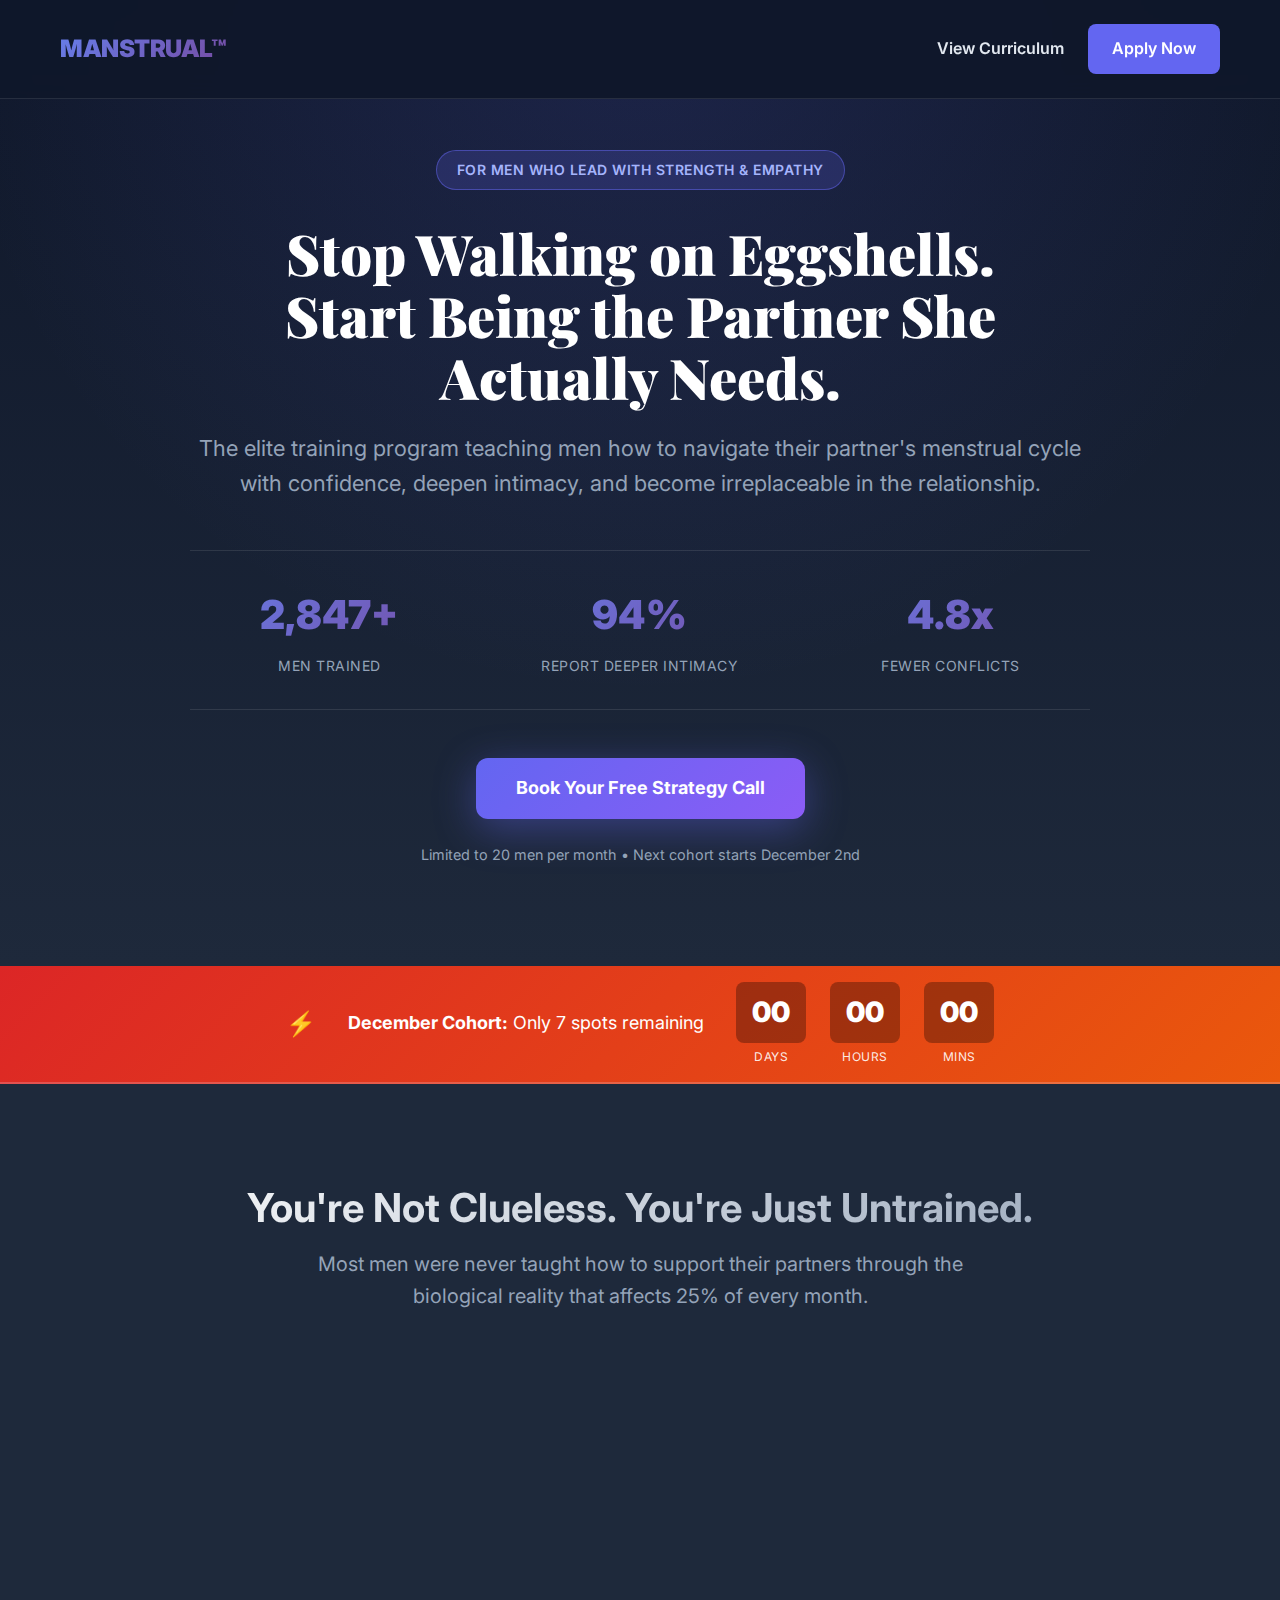
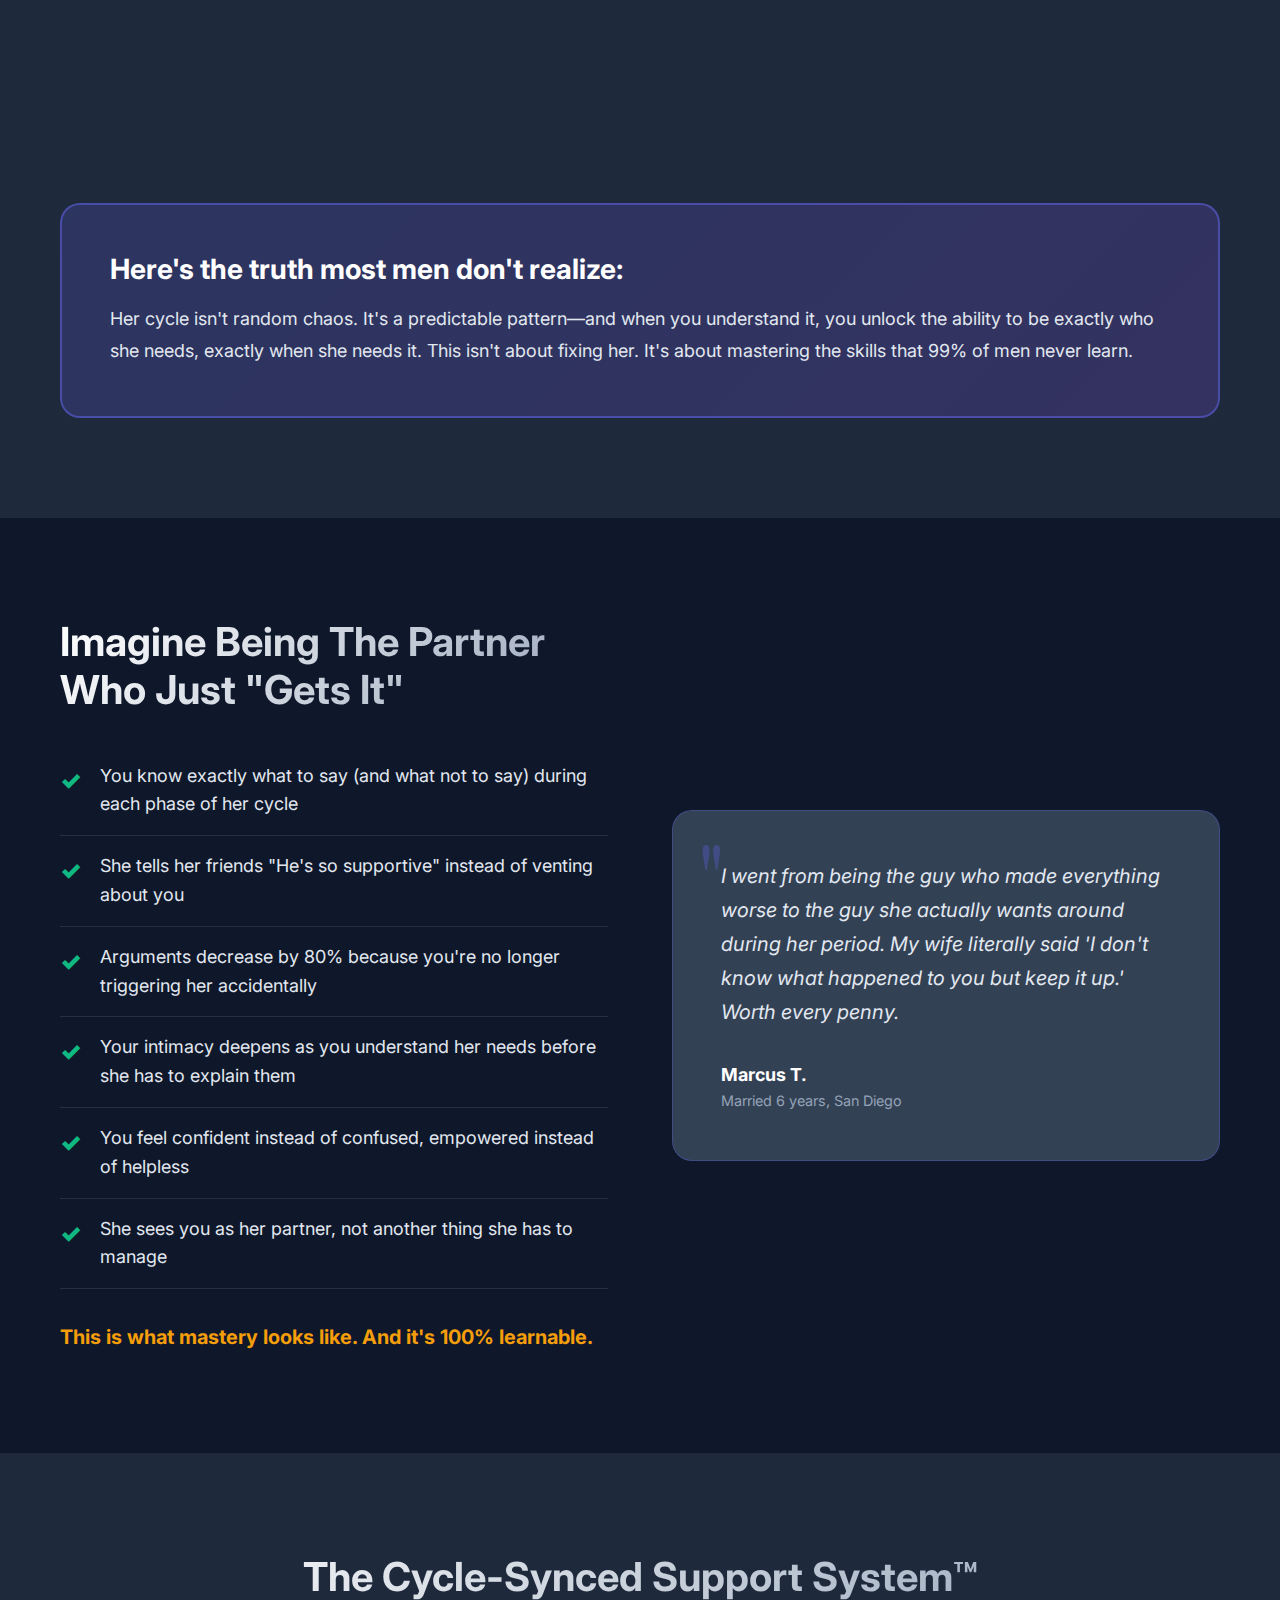
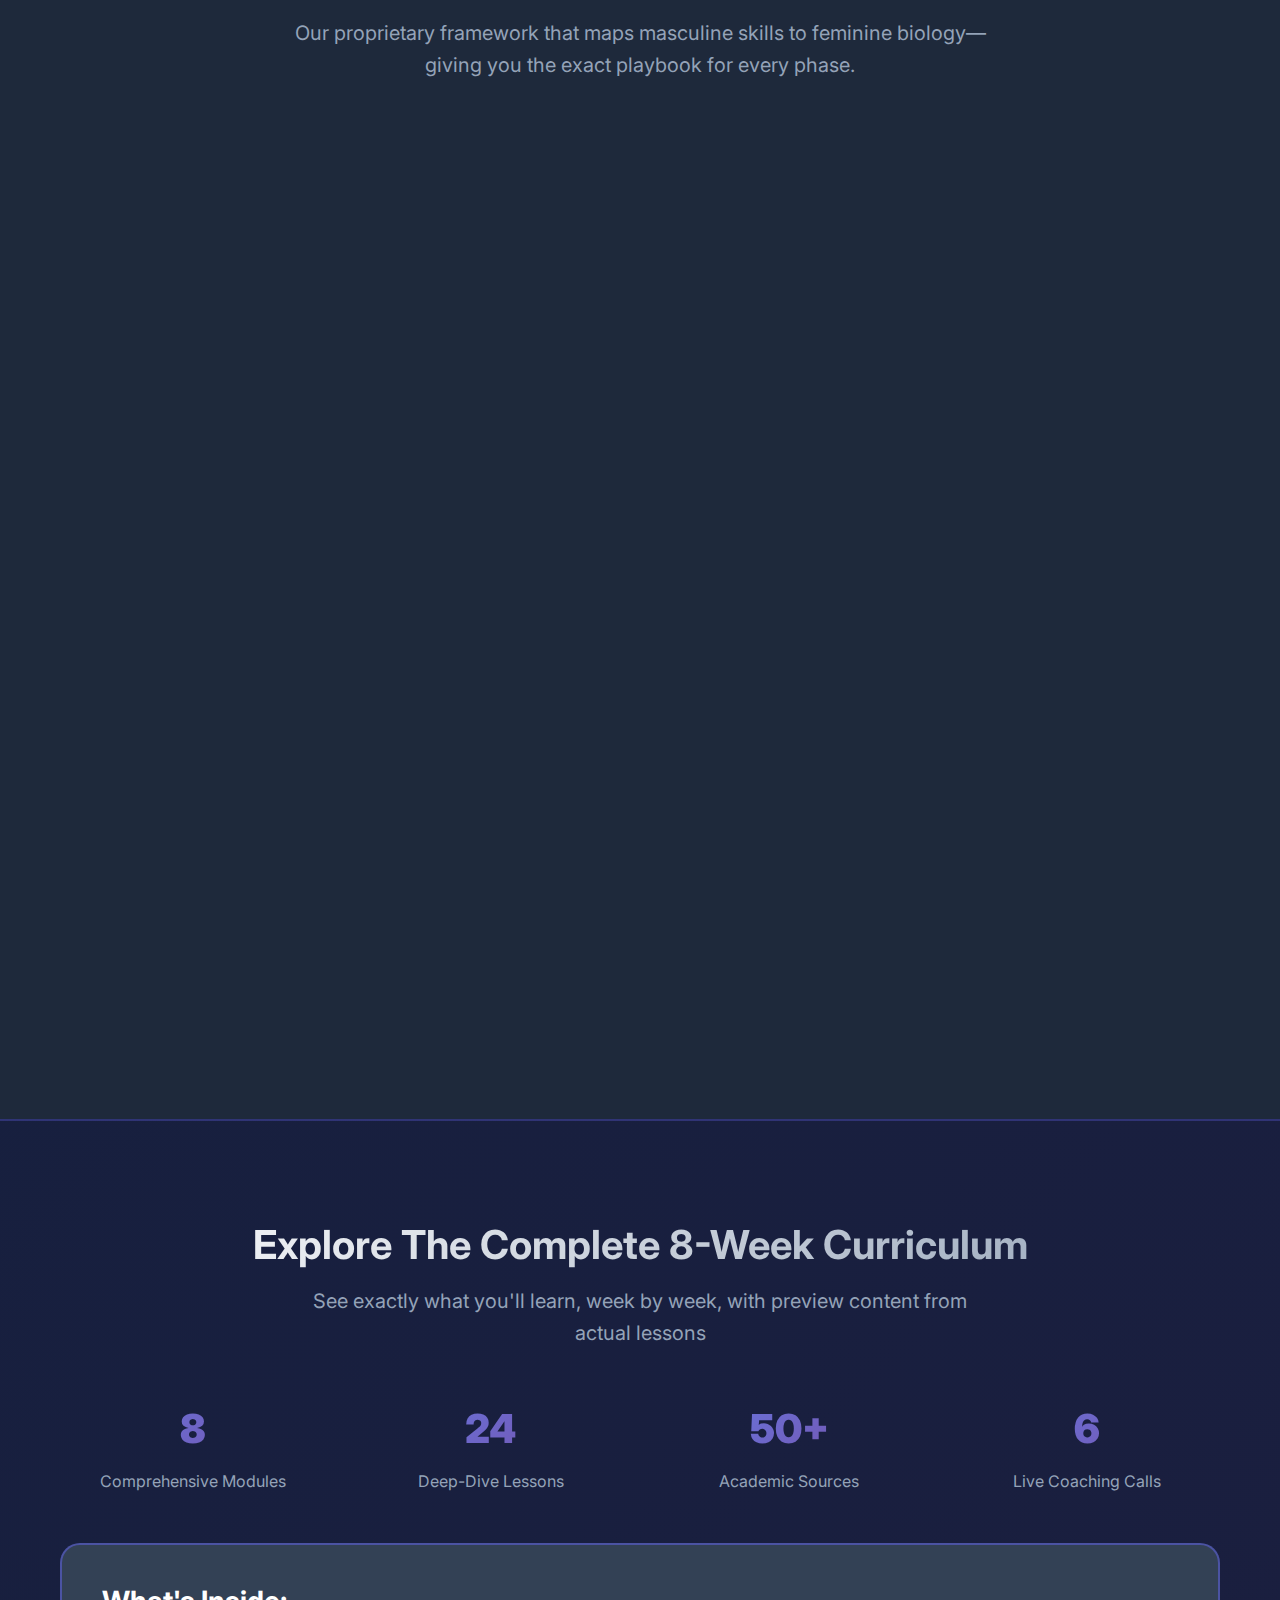
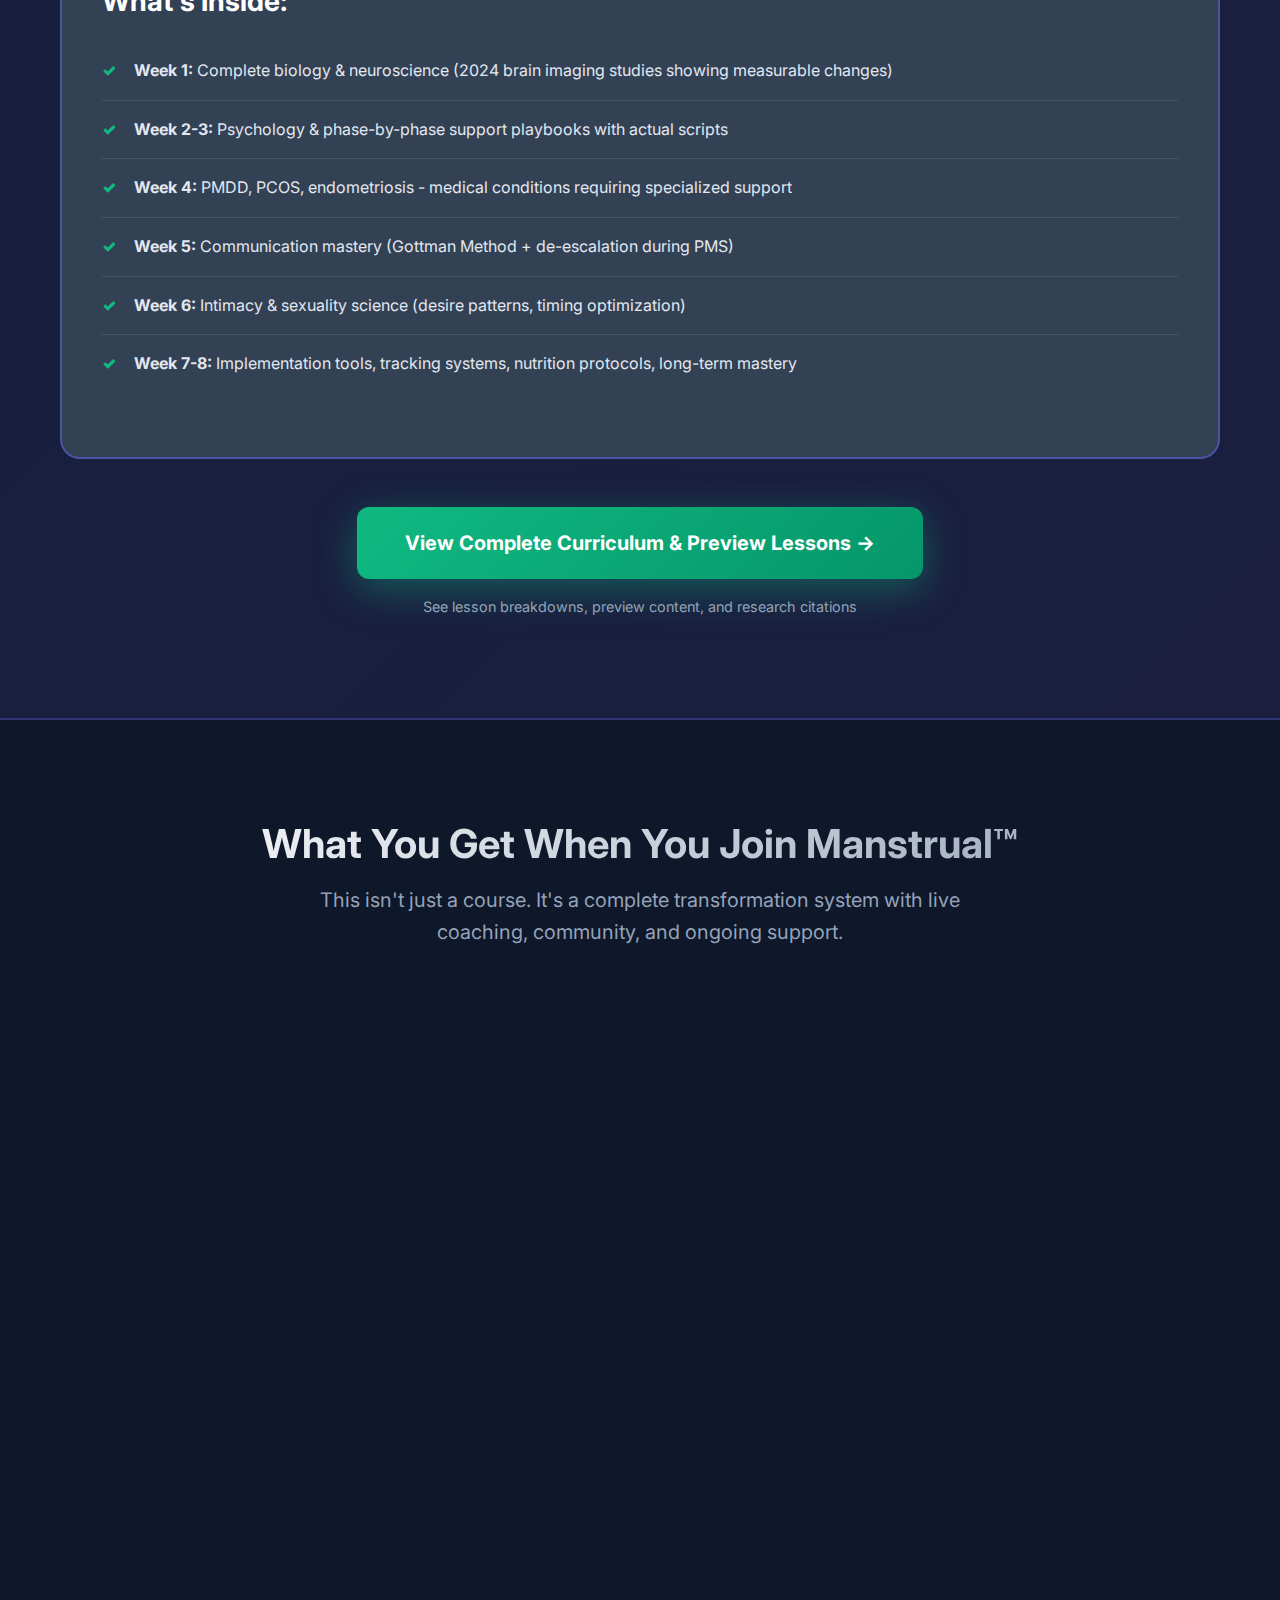
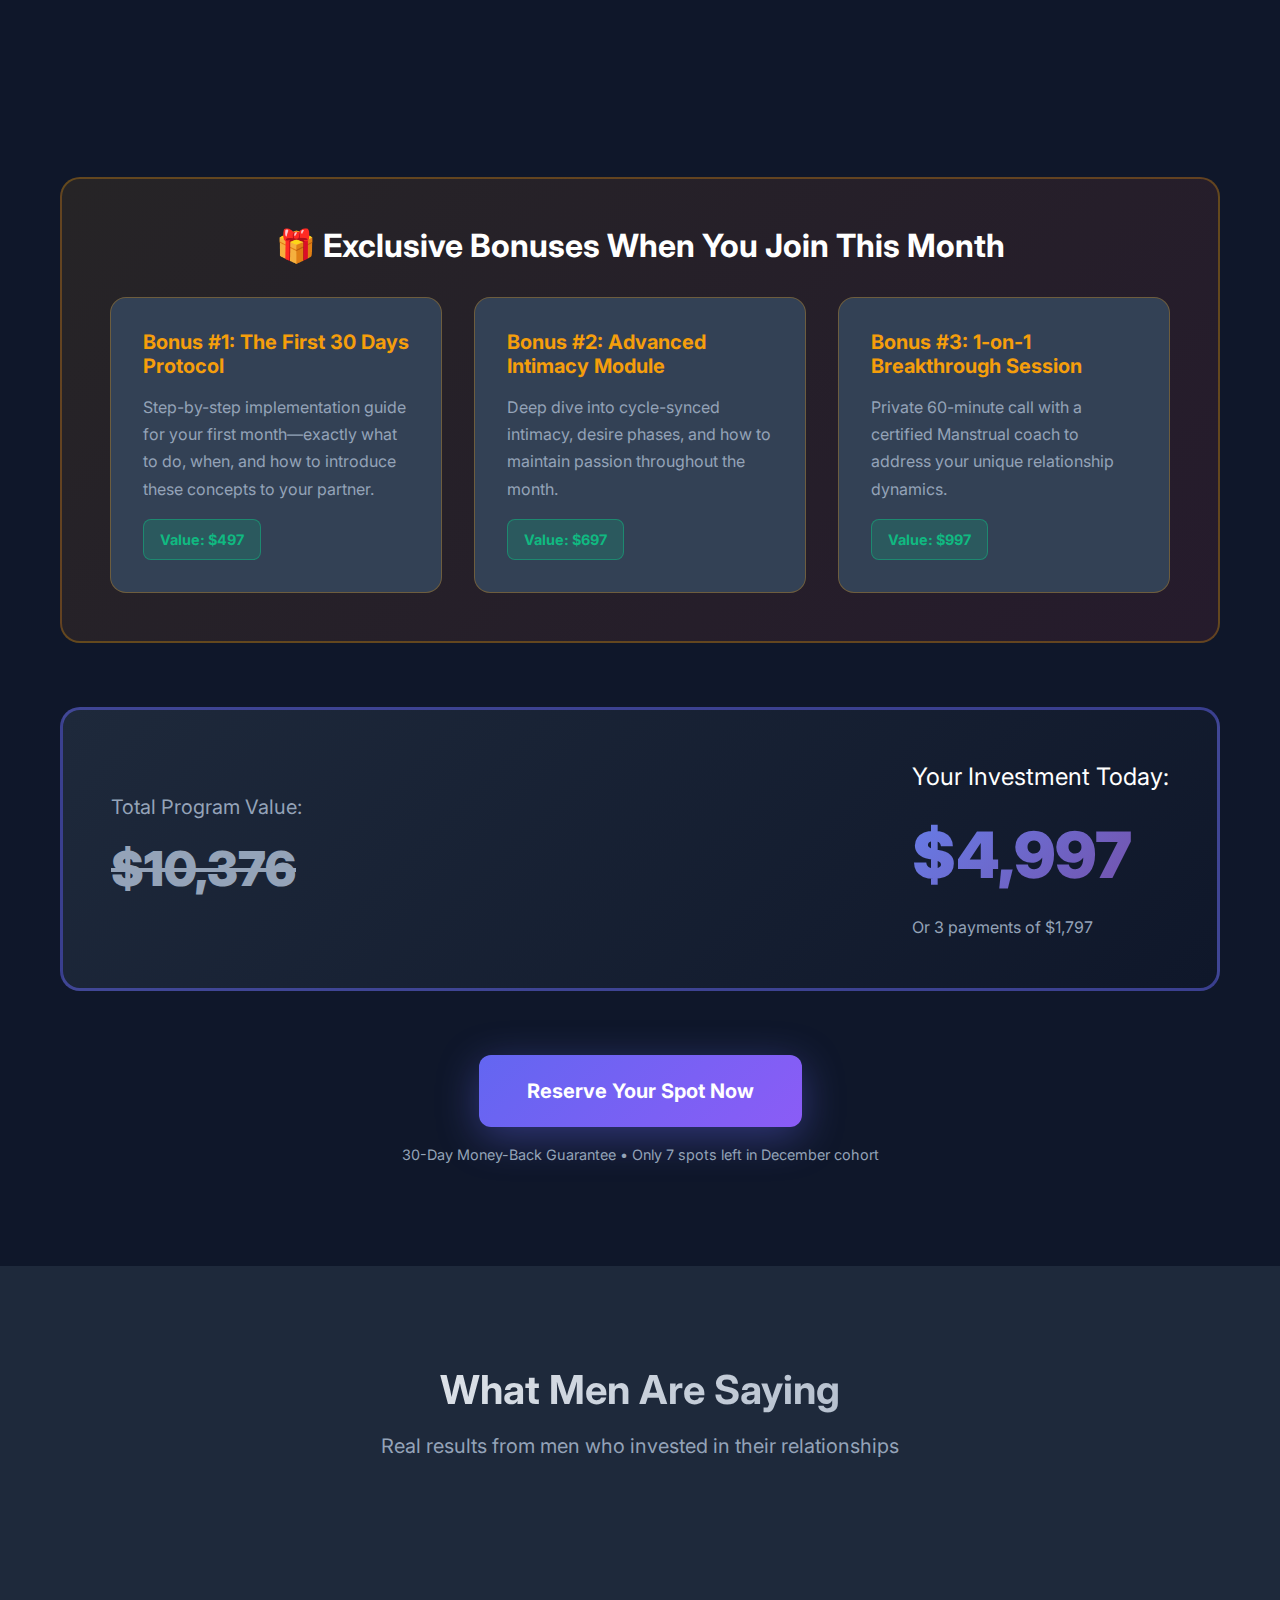
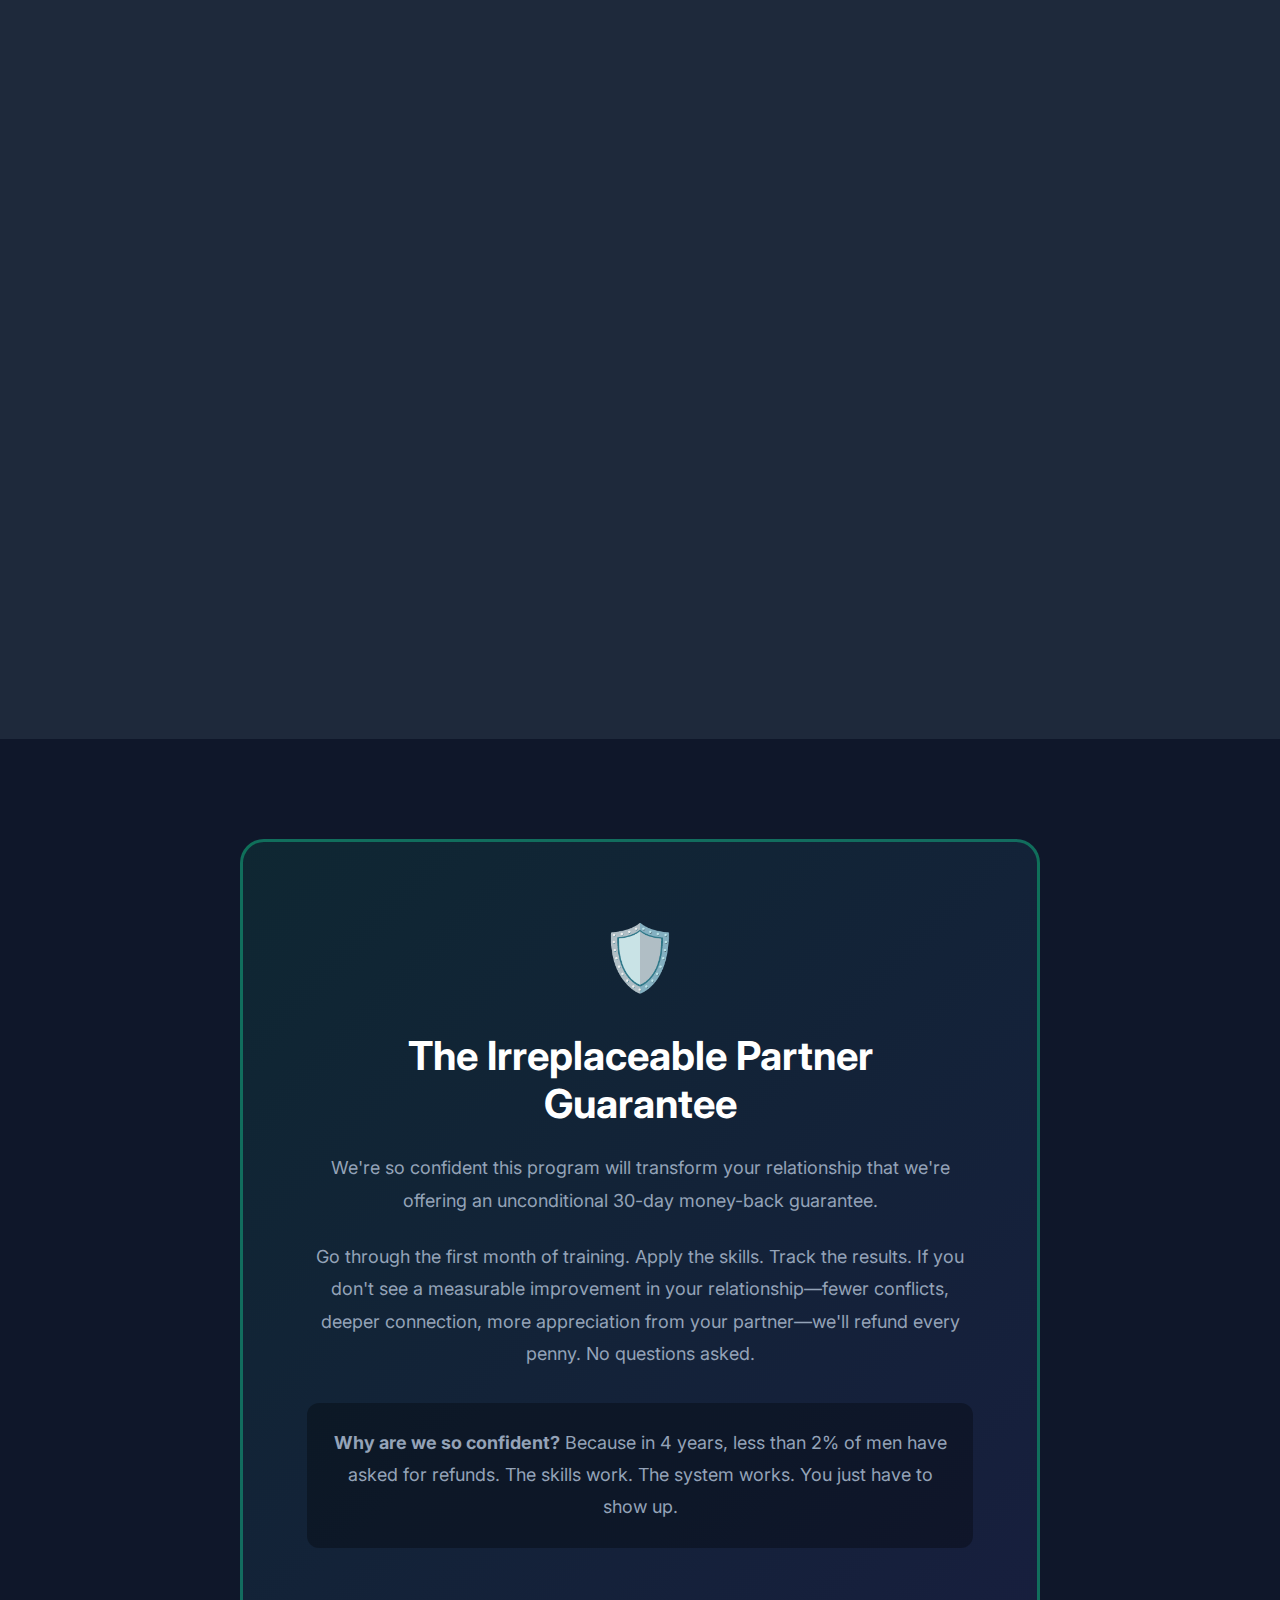
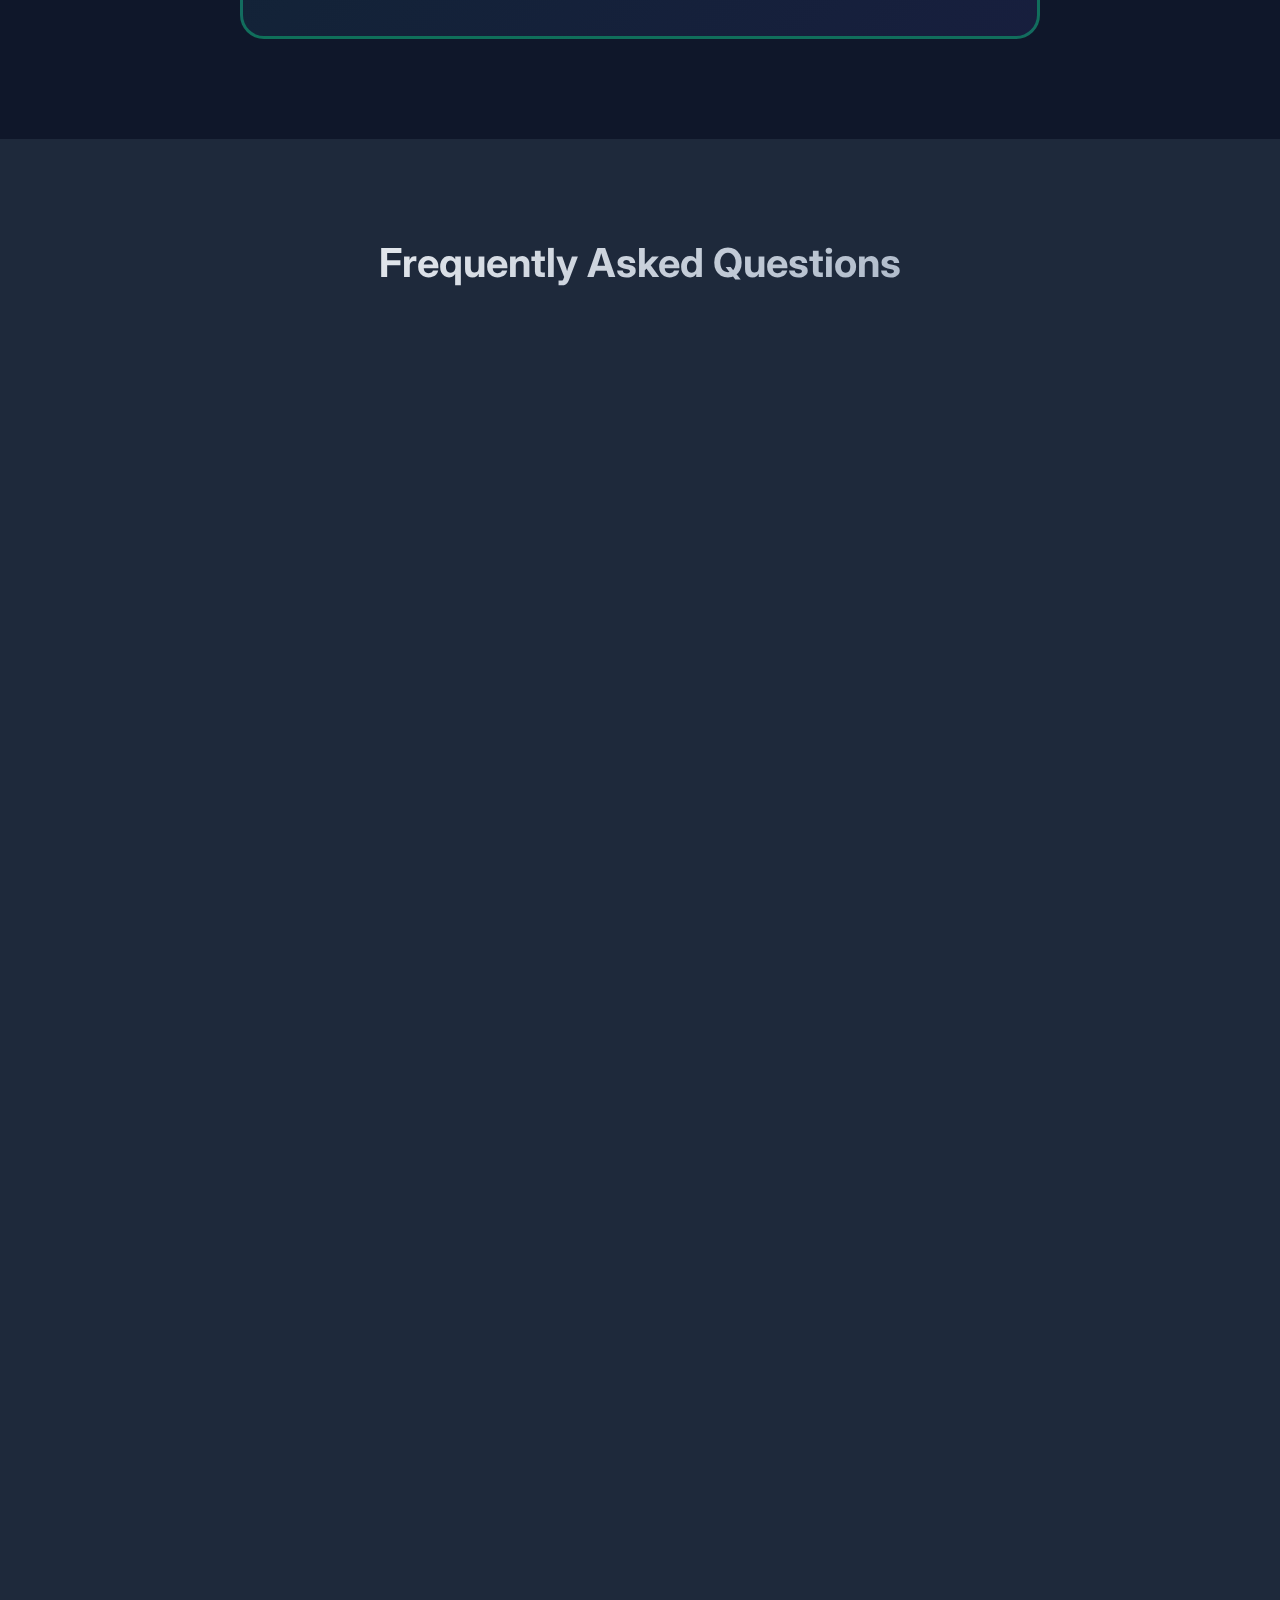
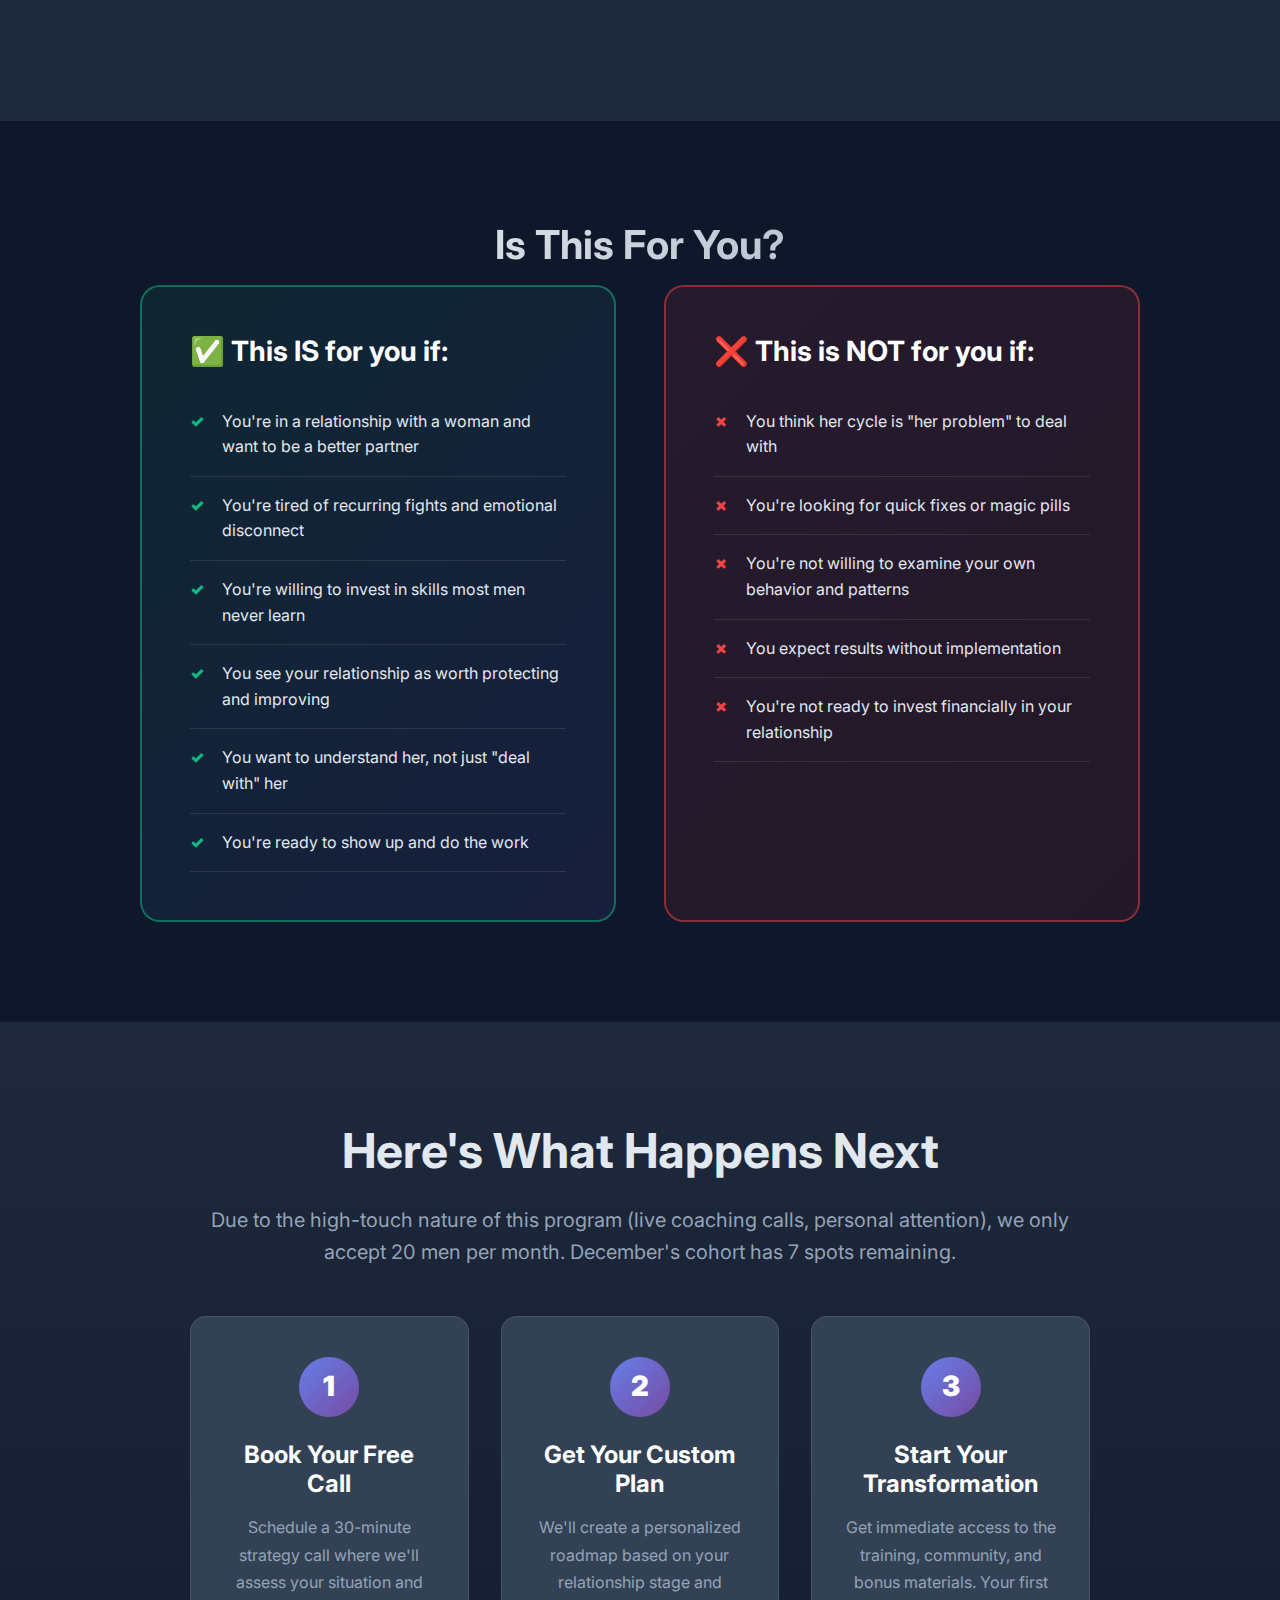
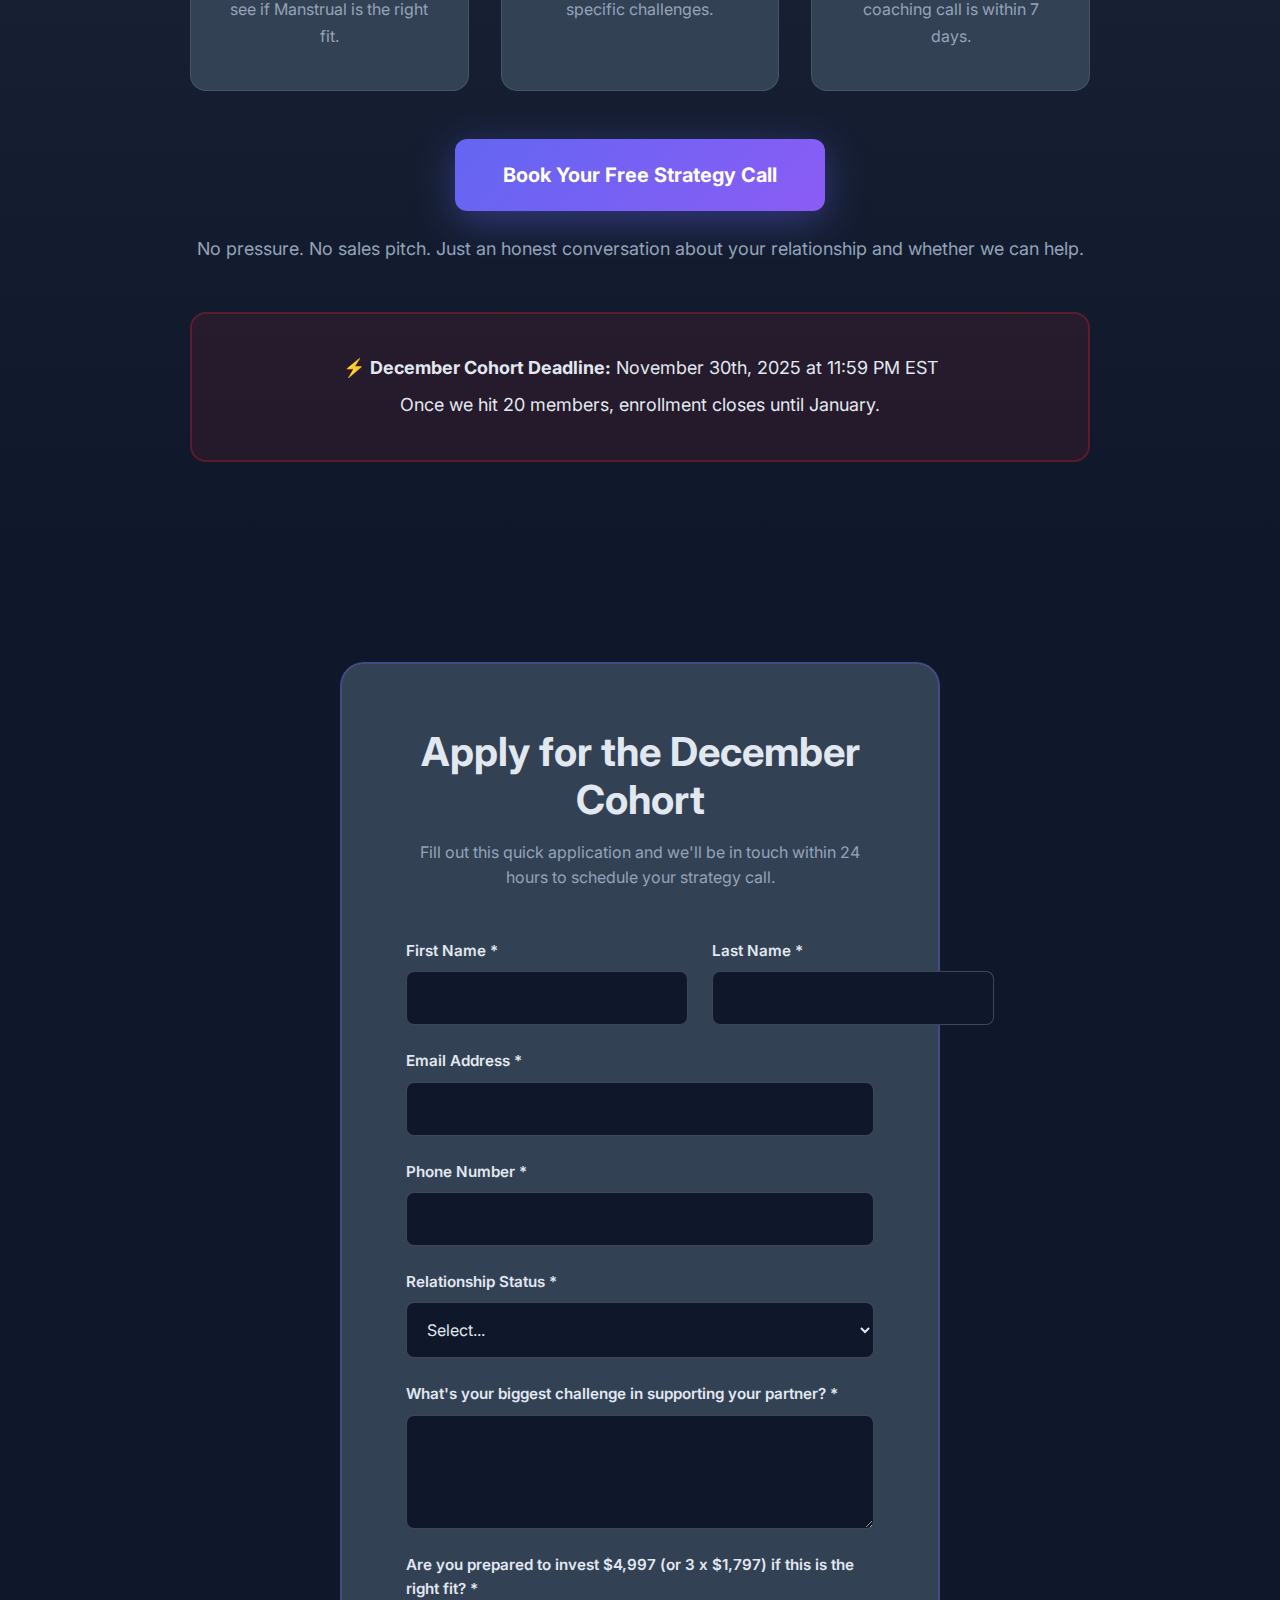
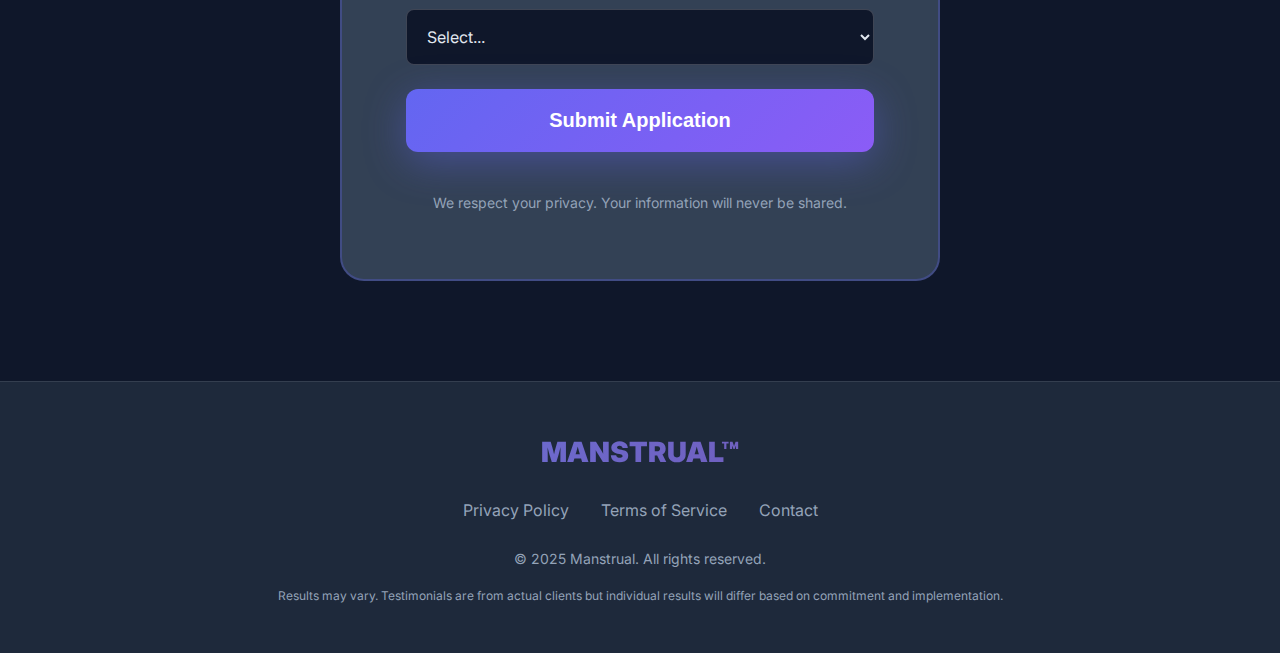
<file: index.html>
<!DOCTYPE html>
<html lang="en">
<head>
    <meta charset="UTF-8">
    <meta name="viewport" content="width=device-width, initial-scale=1.0">
    <title>Manstrual™ - Master the Art of Supporting Your Partner Through Every Phase</title>
    <meta name="description" content="Transform from feeling helpless to becoming the partner she needs most. Join elite men learning the cycle-synced support system that deepens intimacy and strengthens relationships.">
    <link rel="preconnect" href="https://fonts.googleapis.com">
    <link rel="preconnect" href="https://fonts.gstatic.com" crossorigin>
    <link href="https://fonts.googleapis.com/css2?family=Inter:wght@300;400;500;600;700;800;900&family=Playfair+Display:wght@700;900&display=swap" rel="stylesheet">
    <link rel="stylesheet" href="styles.css">
</head>
<body>
    <!-- Navigation -->
    <nav class="navbar">
        <div class="container">
            <div class="nav-content">
                <div class="logo">MANSTRUAL™</div>
                <div style="display: flex; gap: 1.5rem; align-items: center;">
                    <a href="curriculum.html" style="color: var(--text); text-decoration: none; font-weight: 600; transition: color 0.3s;">View Curriculum</a>
                    <a href="#apply" class="nav-cta">Apply Now</a>
                </div>
            </div>
        </div>
    </nav>

    <!-- Hero Section -->
    <section class="hero">
        <div class="container">
            <div class="hero-content">
                <div class="hero-badge">For Men Who Lead With Strength & Empathy</div>
                <h1 class="hero-title">Stop Walking on Eggshells.<br>Start Being the Partner She Actually Needs.</h1>
                <p class="hero-subtitle">The elite training program teaching men how to navigate their partner's menstrual cycle with confidence, deepen intimacy, and become irreplaceable in the relationship.</p>

                <div class="hero-stats">
                    <div class="stat">
                        <div class="stat-number">2,847+</div>
                        <div class="stat-label">Men Trained</div>
                    </div>
                    <div class="stat">
                        <div class="stat-number">94%</div>
                        <div class="stat-label">Report Deeper Intimacy</div>
                    </div>
                    <div class="stat">
                        <div class="stat-number">4.8x</div>
                        <div class="stat-label">Fewer Conflicts</div>
                    </div>
                </div>

                <a href="#apply" class="cta-button cta-primary">Book Your Free Strategy Call</a>
                <p class="hero-footnote">Limited to 20 men per month • Next cohort starts December 2nd</p>
            </div>
        </div>
        <div class="hero-gradient"></div>
    </section>

    <!-- Urgency Bar -->
    <div class="urgency-bar">
        <div class="container">
            <div class="urgency-content">
                <span class="urgency-icon">⚡</span>
                <span class="urgency-text"><strong>December Cohort:</strong> Only 7 spots remaining</span>
                <div class="countdown" id="countdown">
                    <div class="countdown-item">
                        <span class="countdown-number" id="days">00</span>
                        <span class="countdown-label">Days</span>
                    </div>
                    <div class="countdown-item">
                        <span class="countdown-number" id="hours">00</span>
                        <span class="countdown-label">Hours</span>
                    </div>
                    <div class="countdown-item">
                        <span class="countdown-number" id="minutes">00</span>
                        <span class="countdown-label">Mins</span>
                    </div>
                </div>
            </div>
        </div>
    </div>

    <!-- Problem Section -->
    <section class="problem-section">
        <div class="container">
            <h2 class="section-title">You're Not Clueless. You're Just Untrained.</h2>
            <p class="section-intro">Most men were never taught how to support their partners through the biological reality that affects 25% of every month.</p>

            <div class="problem-grid">
                <div class="problem-card">
                    <div class="problem-icon">😶</div>
                    <h3>The Silent Treatment</h3>
                    <p>You say the wrong thing during PMS and suddenly you're sleeping on the couch. You don't know what you did, and asking makes it worse.</p>
                </div>
                <div class="problem-card">
                    <div class="problem-icon">🤷</div>
                    <h3>Emotional Whiplash</h3>
                    <p>She's happy Monday, irritable Wednesday, crying Friday. You're constantly confused, walking on eggshells, afraid to say anything.</p>
                </div>
                <div class="problem-card">
                    <div class="problem-icon">🚫</div>
                    <h3>Intimacy Disconnect</h3>
                    <p>You want closeness, but timing is always off. You initiate at the wrong times and miss the windows when she's most receptive.</p>
                </div>
                <div class="problem-card">
                    <div class="problem-icon">😤</div>
                    <h3>Recurring Fights</h3>
                    <p>The same arguments every month. You're frustrated, she's frustrated, and you both feel misunderstood.</p>
                </div>
            </div>

            <div class="callout-box">
                <h3>Here's the truth most men don't realize:</h3>
                <p>Her cycle isn't random chaos. It's a predictable pattern—and when you understand it, you unlock the ability to be exactly who she needs, exactly when she needs it. This isn't about fixing her. It's about mastering the skills that 99% of men never learn.</p>
            </div>
        </div>
    </section>

    <!-- Transformation Section -->
    <section class="transformation-section">
        <div class="container">
            <div class="transformation-content">
                <div class="transformation-left">
                    <h2 class="section-title">Imagine Being The Partner Who Just "Gets It"</h2>
                    <ul class="transformation-list">
                        <li>You know exactly what to say (and what not to say) during each phase of her cycle</li>
                        <li>She tells her friends "He's so supportive" instead of venting about you</li>
                        <li>Arguments decrease by 80% because you're no longer triggering her accidentally</li>
                        <li>Your intimacy deepens as you understand her needs before she has to explain them</li>
                        <li>You feel confident instead of confused, empowered instead of helpless</li>
                        <li>She sees you as her partner, not another thing she has to manage</li>
                    </ul>
                    <p class="transformation-tagline">This is what mastery looks like. And it's 100% learnable.</p>
                </div>
                <div class="transformation-right">
                    <div class="testimonial-feature">
                        <div class="quote-mark">"</div>
                        <p class="testimonial-text">I went from being the guy who made everything worse to the guy she actually wants around during her period. My wife literally said 'I don't know what happened to you but keep it up.' Worth every penny.</p>
                        <div class="testimonial-author">
                            <div class="author-info">
                                <div class="author-name">Marcus T.</div>
                                <div class="author-meta">Married 6 years, San Diego</div>
                            </div>
                        </div>
                    </div>
                </div>
            </div>
        </div>
    </section>

    <!-- Method Section -->
    <section class="method-section">
        <div class="container">
            <h2 class="section-title">The Cycle-Synced Support System™</h2>
            <p class="section-intro">Our proprietary framework that maps masculine skills to feminine biology—giving you the exact playbook for every phase.</p>

            <div class="phases-grid">
                <div class="phase-card phase-1">
                    <div class="phase-number">Phase 1</div>
                    <h3 class="phase-title">Menstrual Phase</h3>
                    <p class="phase-subtitle">Days 1-5: The Reset</p>
                    <ul class="phase-skills">
                        <li>How to provide comfort without being overbearing</li>
                        <li>The 3 things she needs most (that aren't chocolate)</li>
                        <li>Communication strategies for emotional sensitivity</li>
                    </ul>
                </div>
                <div class="phase-card phase-2">
                    <div class="phase-number">Phase 2</div>
                    <h3 class="phase-title">Follicular Phase</h3>
                    <p class="phase-subtitle">Days 6-14: The Rise</p>
                    <ul class="phase-skills">
                        <li>Capitalizing on her high-energy window</li>
                        <li>Planning and adventure: when to suggest new things</li>
                        <li>Deepening connection during peak receptivity</li>
                    </ul>
                </div>
                <div class="phase-card phase-3">
                    <div class="phase-number">Phase 3</div>
                    <h3 class="phase-title">Ovulation Phase</h3>
                    <p class="phase-subtitle">Days 15-17: The Peak</p>
                    <ul class="phase-skills">
                        <li>Understanding her peak attractiveness window</li>
                        <li>Maximizing intimacy and connection</li>
                        <li>Social dynamics: when she shines brightest</li>
                    </ul>
                </div>
                <div class="phase-card phase-4">
                    <div class="phase-number">Phase 4</div>
                    <h3 class="phase-title">Luteal Phase (PMS)</h3>
                    <p class="phase-subtitle">Days 18-28: The Storm</p>
                    <ul class="phase-skills">
                        <li>The advanced playbook for PMS (most critical phase)</li>
                        <li>What triggers her and how to avoid landmines</li>
                        <li>Holding space without fixing or dismissing</li>
                    </ul>
                </div>
            </div>
        </div>
    </section>

    <!-- Curriculum Preview Section -->
    <section class="transformation-section" style="background: linear-gradient(135deg, rgba(99, 102, 241, 0.1) 0%, rgba(139, 92, 246, 0.1) 100%); border-top: 2px solid rgba(99, 102, 241, 0.3); border-bottom: 2px solid rgba(99, 102, 241, 0.3);">
        <div class="container">
            <h2 class="section-title">Explore The Complete 8-Week Curriculum</h2>
            <p class="section-intro">See exactly what you'll learn, week by week, with preview content from actual lessons</p>

            <div style="display: grid; grid-template-columns: repeat(auto-fit, minmax(250px, 1fr)); gap: 2rem; margin: 3rem 0;">
                <div style="text-align: center;">
                    <div style="font-size: 2.5rem; font-weight: 900; background: var(--gradient-1); -webkit-background-clip: text; -webkit-text-fill-color: transparent; background-clip: text; margin-bottom: 0.5rem;">8</div>
                    <div style="color: var(--text-dim);">Comprehensive Modules</div>
                </div>
                <div style="text-align: center;">
                    <div style="font-size: 2.5rem; font-weight: 900; background: var(--gradient-1); -webkit-background-clip: text; -webkit-text-fill-color: transparent; background-clip: text; margin-bottom: 0.5rem;">24</div>
                    <div style="color: var(--text-dim);">Deep-Dive Lessons</div>
                </div>
                <div style="text-align: center;">
                    <div style="font-size: 2.5rem; font-weight: 900; background: var(--gradient-1); -webkit-background-clip: text; -webkit-text-fill-color: transparent; background-clip: text; margin-bottom: 0.5rem;">50+</div>
                    <div style="color: var(--text-dim);">Academic Sources</div>
                </div>
                <div style="text-align: center;">
                    <div style="font-size: 2.5rem; font-weight: 900; background: var(--gradient-1); -webkit-background-clip: text; -webkit-text-fill-color: transparent; background-clip: text; margin-bottom: 0.5rem;">6</div>
                    <div style="color: var(--text-dim);">Live Coaching Calls</div>
                </div>
            </div>

            <div style="background: var(--dark-light); padding: 2.5rem; border-radius: 20px; border: 2px solid rgba(99, 102, 241, 0.5); margin-top: 3rem;">
                <h3 style="font-size: 1.75rem; color: #fff; margin-bottom: 1rem;">What's Inside:</h3>
                <ul style="list-style: none; margin: 1.5rem 0;">
                    <li style="padding: 1rem 0; padding-left: 2rem; position: relative; color: var(--text); border-bottom: 1px solid rgba(255, 255, 255, 0.1);">
                        <span style="position: absolute; left: 0; color: var(--secondary); font-weight: 900;">✓</span>
                        <strong>Week 1:</strong> Complete biology & neuroscience (2024 brain imaging studies showing measurable changes)
                    </li>
                    <li style="padding: 1rem 0; padding-left: 2rem; position: relative; color: var(--text); border-bottom: 1px solid rgba(255, 255, 255, 0.1);">
                        <span style="position: absolute; left: 0; color: var(--secondary); font-weight: 900;">✓</span>
                        <strong>Week 2-3:</strong> Psychology & phase-by-phase support playbooks with actual scripts
                    </li>
                    <li style="padding: 1rem 0; padding-left: 2rem; position: relative; color: var(--text); border-bottom: 1px solid rgba(255, 255, 255, 0.1);">
                        <span style="position: absolute; left: 0; color: var(--secondary); font-weight: 900;">✓</span>
                        <strong>Week 4:</strong> PMDD, PCOS, endometriosis - medical conditions requiring specialized support
                    </li>
                    <li style="padding: 1rem 0; padding-left: 2rem; position: relative; color: var(--text); border-bottom: 1px solid rgba(255, 255, 255, 0.1);">
                        <span style="position: absolute; left: 0; color: var(--secondary); font-weight: 900;">✓</span>
                        <strong>Week 5:</strong> Communication mastery (Gottman Method + de-escalation during PMS)
                    </li>
                    <li style="padding: 1rem 0; padding-left: 2rem; position: relative; color: var(--text); border-bottom: 1px solid rgba(255, 255, 255, 0.1);">
                        <span style="position: absolute; left: 0; color: var(--secondary); font-weight: 900;">✓</span>
                        <strong>Week 6:</strong> Intimacy & sexuality science (desire patterns, timing optimization)
                    </li>
                    <li style="padding: 1rem 0; padding-left: 2rem; position: relative; color: var(--text);">
                        <span style="position: absolute; left: 0; color: var(--secondary); font-weight: 900;">✓</span>
                        <strong>Week 7-8:</strong> Implementation tools, tracking systems, nutrition protocols, long-term mastery
                    </li>
                </ul>
            </div>

            <div class="cta-centered" style="margin-top: 3rem;">
                <a href="curriculum.html" class="cta-button" style="background: linear-gradient(135deg, #10B981 0%, #059669 100%); color: white; padding: 1.25rem 3rem; font-size: 1.25rem; text-decoration: none; border-radius: 12px; display: inline-block; font-weight: 700; box-shadow: 0 10px 40px rgba(16, 185, 129, 0.4); transition: all 0.3s ease;">
                    View Complete Curriculum & Preview Lessons →
                </a>
                <p class="cta-subtext">See lesson breakdowns, preview content, and research citations</p>
            </div>
        </div>
    </section>

    <!-- What's Included Section -->
    <section class="included-section">
        <div class="container">
            <h2 class="section-title">What You Get When You Join Manstrual™</h2>
            <p class="section-intro">This isn't just a course. It's a complete transformation system with live coaching, community, and ongoing support.</p>

            <div class="included-grid">
                <div class="included-card featured">
                    <div class="card-badge">Core Program</div>
                    <h3>8-Week Cycle Mastery Course</h3>
                    <p>Comprehensive video training taking you through every phase, skill, and scenario. Self-paced with lifetime access.</p>
                    <div class="value-tag">Value: $2,997</div>
                </div>

                <div class="included-card featured">
                    <div class="card-badge">Live Coaching</div>
                    <h3>6 Group Coaching Calls</h3>
                    <p>Bi-weekly live sessions where you get real-time coaching on your specific situations and challenges.</p>
                    <div class="value-tag">Value: $3,000</div>
                </div>

                <div class="included-card">
                    <h3>Private Men's Community</h3>
                    <p>24/7 access to our exclusive community of high-value men navigating the same journey. Real talk, zero judgment.</p>
                    <div class="value-tag">Value: $997</div>
                </div>

                <div class="included-card">
                    <h3>Cycle Tracking App Access</h3>
                    <p>Get notifications for each phase change with specific action items. Never be caught off-guard again.</p>
                    <div class="value-tag">Value: $497</div>
                </div>

                <div class="included-card">
                    <h3>Emergency Playbooks</h3>
                    <p>Quick-reference guides for specific scenarios: "She's crying and I don't know why," "We're fighting during PMS," etc.</p>
                    <div class="value-tag">Value: $297</div>
                </div>

                <div class="included-card">
                    <h3>Partner Communication Scripts</h3>
                    <p>Word-for-word scripts for difficult conversations, initiating support, and building buy-in for cycle-awareness.</p>
                    <div class="value-tag">Value: $397</div>
                </div>
            </div>

            <div class="bonus-section">
                <h3 class="bonus-title">🎁 Exclusive Bonuses When You Join This Month</h3>
                <div class="bonus-grid">
                    <div class="bonus-card">
                        <h4>Bonus #1: The First 30 Days Protocol</h4>
                        <p>Step-by-step implementation guide for your first month—exactly what to do, when, and how to introduce these concepts to your partner.</p>
                        <div class="value-tag">Value: $497</div>
                    </div>
                    <div class="bonus-card">
                        <h4>Bonus #2: Advanced Intimacy Module</h4>
                        <p>Deep dive into cycle-synced intimacy, desire phases, and how to maintain passion throughout the month.</p>
                        <div class="value-tag">Value: $697</div>
                    </div>
                    <div class="bonus-card">
                        <h4>Bonus #3: 1-on-1 Breakthrough Session</h4>
                        <p>Private 60-minute call with a certified Manstrual coach to address your unique relationship dynamics.</p>
                        <div class="value-tag">Value: $997</div>
                    </div>
                </div>
            </div>

            <div class="total-value">
                <div class="total-value-content">
                    <div class="total-value-left">
                        <div class="total-value-label">Total Program Value:</div>
                        <div class="total-value-amount">$10,376</div>
                    </div>
                    <div class="total-value-right">
                        <div class="today-label">Your Investment Today:</div>
                        <div class="today-price">$4,997</div>
                        <div class="payment-options">Or 3 payments of $1,797</div>
                    </div>
                </div>
            </div>

            <div class="cta-centered">
                <a href="#apply" class="cta-button cta-primary cta-large">Reserve Your Spot Now</a>
                <p class="cta-subtext">30-Day Money-Back Guarantee • Only 7 spots left in December cohort</p>
            </div>
        </div>
    </section>

    <!-- Social Proof Section -->
    <section class="testimonials-section">
        <div class="container">
            <h2 class="section-title">What Men Are Saying</h2>
            <p class="section-intro">Real results from men who invested in their relationships</p>

            <div class="testimonials-grid">
                <div class="testimonial-card">
                    <div class="stars">★★★★★</div>
                    <p class="testimonial-quote">"My girlfriend literally asked me 'how do you know exactly what I need?' Two months ago she was ready to leave. Now we're talking marriage. This program saved my relationship."</p>
                    <div class="testimonial-author-small">
                        <strong>Jake M.</strong> - Denver, CO
                    </div>
                </div>

                <div class="testimonial-card">
                    <div class="stars">★★★★★</div>
                    <p class="testimonial-quote">"I've been married 11 years and thought I knew my wife. Turns out I was doing everything wrong. Our fights have dropped by probably 90%. She says I've become a different man."</p>
                    <div class="testimonial-author-small">
                        <strong>David R.</strong> - Austin, TX
                    </div>
                </div>

                <div class="testimonial-card">
                    <div class="stars">★★★★★</div>
                    <p class="testimonial-quote">"The live coaching calls alone are worth the price. Hearing other guys go through the same stuff and getting real-time solutions has been game-changing. Best investment I've made."</p>
                    <div class="testimonial-author-small">
                        <strong>Michael P.</strong> - Chicago, IL
                    </div>
                </div>

                <div class="testimonial-card">
                    <div class="stars">★★★★★</div>
                    <p class="testimonial-quote">"I was skeptical about the price, but after week 2 I realized this is the education I should've gotten years ago. My wife feels so supported now. She's happier, I'm happier."</p>
                    <div class="testimonial-author-small">
                        <strong>Ryan L.</strong> - Seattle, WA
                    </div>
                </div>

                <div class="testimonial-card">
                    <div class="stars">★★★★★</div>
                    <p class="testimonial-quote">"The emergency playbooks have saved me multiple times. I keep them on my phone and reference them constantly. It's like having a relationship coach in my pocket 24/7."</p>
                    <div class="testimonial-author-small">
                        <strong>Chris H.</strong> - Miami, FL
                    </div>
                </div>

                <div class="testimonial-card">
                    <div class="stars">★★★★★</div>
                    <p class="testimonial-quote">"I'm a surgeon. I'm used to solving problems. But I couldn't figure out my relationship. Manstrual gave me the framework I needed. Now I actually feel confident at home, not just at work."</p>
                    <div class="testimonial-author-small">
                        <strong>Dr. James K.</strong> - Boston, MA
                    </div>
                </div>
            </div>
        </div>
    </section>

    <!-- Guarantee Section -->
    <section class="guarantee-section">
        <div class="container">
            <div class="guarantee-box">
                <div class="guarantee-badge">🛡️</div>
                <h2>The Irreplaceable Partner Guarantee</h2>
                <p class="guarantee-intro">We're so confident this program will transform your relationship that we're offering an unconditional 30-day money-back guarantee.</p>
                <p>Go through the first month of training. Apply the skills. Track the results. If you don't see a measurable improvement in your relationship—fewer conflicts, deeper connection, more appreciation from your partner—we'll refund every penny. No questions asked.</p>
                <p class="guarantee-note"><strong>Why are we so confident?</strong> Because in 4 years, less than 2% of men have asked for refunds. The skills work. The system works. You just have to show up.</p>
            </div>
        </div>
    </section>

    <!-- FAQ Section -->
    <section class="faq-section">
        <div class="container">
            <h2 class="section-title">Frequently Asked Questions</h2>

            <div class="faq-grid">
                <div class="faq-item">
                    <h3 class="faq-question">Is this just about periods?</h3>
                    <p class="faq-answer">No. This is about understanding the complete hormonal cycle that affects your partner every single day. Menstruation is just one phase. We teach you how to navigate all four phases to maximize connection, minimize conflict, and deepen intimacy year-round.</p>
                </div>

                <div class="faq-item">
                    <h3 class="faq-question">What if my partner doesn't want me to do this?</h3>
                    <p class="faq-answer">Most partners don't need to know you're in the program. You're simply learning skills to be more supportive. That said, many men find their partners are thrilled when they show interest in understanding their cycle. We include scripts for having this conversation if needed.</p>
                </div>

                <div class="faq-item">
                    <h3 class="faq-question">I'm not married. Is this still for me?</h3>
                    <p class="faq-answer">Absolutely. Whether you're dating, engaged, married, or even single but want to be prepared—these skills apply to any relationship with a woman who menstruates. Many dating men say this gives them an edge most guys will never have.</p>
                </div>

                <div class="faq-item">
                    <h3 class="faq-question">How much time does this take per week?</h3>
                    <p class="faq-answer">The core training is about 90 minutes per week of video content. Group calls are 60 minutes bi-weekly. You can go faster or slower based on your schedule—everything is lifetime access. Most men complete the core program in 6-8 weeks.</p>
                </div>

                <div class="faq-item">
                    <h3 class="faq-question">What if her cycle is irregular or she has PCOS/endometriosis?</h3>
                    <p class="faq-answer">We have specific modules addressing irregular cycles, PCOS, endometriosis, and other conditions. The principles still apply, and we teach you how to adapt the framework for medical conditions that affect the cycle.</p>
                </div>

                <div class="faq-item">
                    <h3 class="faq-question">Is this program taught by men or women?</h3>
                    <p class="faq-answer">Both. Our lead instructor is a men's relationship coach who went through this journey himself. We also have female cycle experts who provide the biological and emotional insights men need to truly understand what their partners experience.</p>
                </div>

                <div class="faq-item">
                    <h3 class="faq-question">Can I really get a refund if it doesn't work?</h3>
                    <p class="faq-answer">Yes. 100%. Within 30 days, if you've engaged with the material and don't see results, email us and we'll refund you in full. We've built this guarantee because we've seen thousands of men transform their relationships with these skills.</p>
                </div>

                <div class="faq-item">
                    <h3 class="faq-question">Why is this $5,000? Seems expensive for a course.</h3>
                    <p class="faq-answer">This isn't just a course—it's live coaching, community access, ongoing support, and skills that will improve your relationship for life. Compare it to couples therapy ($150-300/session, 20+ sessions = $3,000-6,000+) or the cost of divorce. One man told us: "I'd have paid $50,000 if I'd known this would save my marriage."</p>
                </div>
            </div>
        </div>
    </section>

    <!-- Who This Is For Section -->
    <section class="who-section">
        <div class="container">
            <h2 class="section-title">Is This For You?</h2>

            <div class="who-grid">
                <div class="who-card who-for">
                    <h3>✅ This IS for you if:</h3>
                    <ul>
                        <li>You're in a relationship with a woman and want to be a better partner</li>
                        <li>You're tired of recurring fights and emotional disconnect</li>
                        <li>You're willing to invest in skills most men never learn</li>
                        <li>You see your relationship as worth protecting and improving</li>
                        <li>You want to understand her, not just "deal with" her</li>
                        <li>You're ready to show up and do the work</li>
                    </ul>
                </div>

                <div class="who-card who-not">
                    <h3>❌ This is NOT for you if:</h3>
                    <ul>
                        <li>You think her cycle is "her problem" to deal with</li>
                        <li>You're looking for quick fixes or magic pills</li>
                        <li>You're not willing to examine your own behavior and patterns</li>
                        <li>You expect results without implementation</li>
                        <li>You're not ready to invest financially in your relationship</li>
                    </ul>
                </div>
            </div>
        </div>
    </section>

    <!-- Final CTA Section -->
    <section class="final-cta-section">
        <div class="container">
            <div class="final-cta-content">
                <h2>Here's What Happens Next</h2>
                <p class="final-intro">Due to the high-touch nature of this program (live coaching calls, personal attention), we only accept 20 men per month. December's cohort has 7 spots remaining.</p>

                <div class="steps-grid">
                    <div class="step-card">
                        <div class="step-number">1</div>
                        <h3>Book Your Free Call</h3>
                        <p>Schedule a 30-minute strategy call where we'll assess your situation and see if Manstrual is the right fit.</p>
                    </div>
                    <div class="step-card">
                        <div class="step-number">2</div>
                        <h3>Get Your Custom Plan</h3>
                        <p>We'll create a personalized roadmap based on your relationship stage and specific challenges.</p>
                    </div>
                    <div class="step-card">
                        <div class="step-number">3</div>
                        <h3>Start Your Transformation</h3>
                        <p>Get immediate access to the training, community, and bonus materials. Your first coaching call is within 7 days.</p>
                    </div>
                </div>

                <a href="#apply" class="cta-button cta-primary cta-large">Book Your Free Strategy Call</a>
                <p class="final-subtext">No pressure. No sales pitch. Just an honest conversation about your relationship and whether we can help.</p>

                <div class="urgency-final">
                    <p>⚡ <strong>December Cohort Deadline:</strong> <span id="deadline-date">November 30th, 2025 at 11:59 PM EST</span></p>
                    <p>Once we hit 20 members, enrollment closes until January.</p>
                </div>
            </div>
        </div>
    </section>

    <!-- Application Form Section -->
    <section class="apply-section" id="apply">
        <div class="container">
            <div class="apply-content">
                <h2>Apply for the December Cohort</h2>
                <p>Fill out this quick application and we'll be in touch within 24 hours to schedule your strategy call.</p>

                <form class="apply-form" id="applicationForm">
                    <div class="form-row">
                        <div class="form-group">
                            <label for="firstName">First Name *</label>
                            <input type="text" id="firstName" name="firstName" required>
                        </div>
                        <div class="form-group">
                            <label for="lastName">Last Name *</label>
                            <input type="text" id="lastName" name="lastName" required>
                        </div>
                    </div>

                    <div class="form-group">
                        <label for="email">Email Address *</label>
                        <input type="email" id="email" name="email" required>
                    </div>

                    <div class="form-group">
                        <label for="phone">Phone Number *</label>
                        <input type="tel" id="phone" name="phone" required>
                    </div>

                    <div class="form-group">
                        <label for="relationship">Relationship Status *</label>
                        <select id="relationship" name="relationship" required>
                            <option value="">Select...</option>
                            <option value="dating">Dating</option>
                            <option value="engaged">Engaged</option>
                            <option value="married">Married (0-5 years)</option>
                            <option value="married-long">Married (5+ years)</option>
                            <option value="single">Single (preparing)</option>
                        </select>
                    </div>

                    <div class="form-group">
                        <label for="challenge">What's your biggest challenge in supporting your partner? *</label>
                        <textarea id="challenge" name="challenge" rows="4" required></textarea>
                    </div>

                    <div class="form-group">
                        <label for="investment">Are you prepared to invest $4,997 (or 3 x $1,797) if this is the right fit? *</label>
                        <select id="investment" name="investment" required>
                            <option value="">Select...</option>
                            <option value="yes">Yes, absolutely</option>
                            <option value="probably">Probably, if I see the value</option>
                            <option value="maybe">Maybe, I need to learn more</option>
                            <option value="no">No, just exploring</option>
                        </select>
                    </div>

                    <button type="submit" class="cta-button cta-primary cta-large">Submit Application</button>
                    <p class="form-note">We respect your privacy. Your information will never be shared.</p>
                </form>
            </div>
        </div>
    </section>

    <!-- Footer -->
    <footer class="footer">
        <div class="container">
            <div class="footer-content">
                <div class="footer-logo">MANSTRUAL™</div>
                <div class="footer-links">
                    <a href="#privacy">Privacy Policy</a>
                    <a href="#terms">Terms of Service</a>
                    <a href="#contact">Contact</a>
                </div>
                <p class="footer-copy">&copy; 2025 Manstrual. All rights reserved.</p>
                <p class="footer-disclaimer">Results may vary. Testimonials are from actual clients but individual results will differ based on commitment and implementation.</p>
            </div>
        </div>
    </footer>

    <script src="script.js"></script>
</body>
</html>
</file>
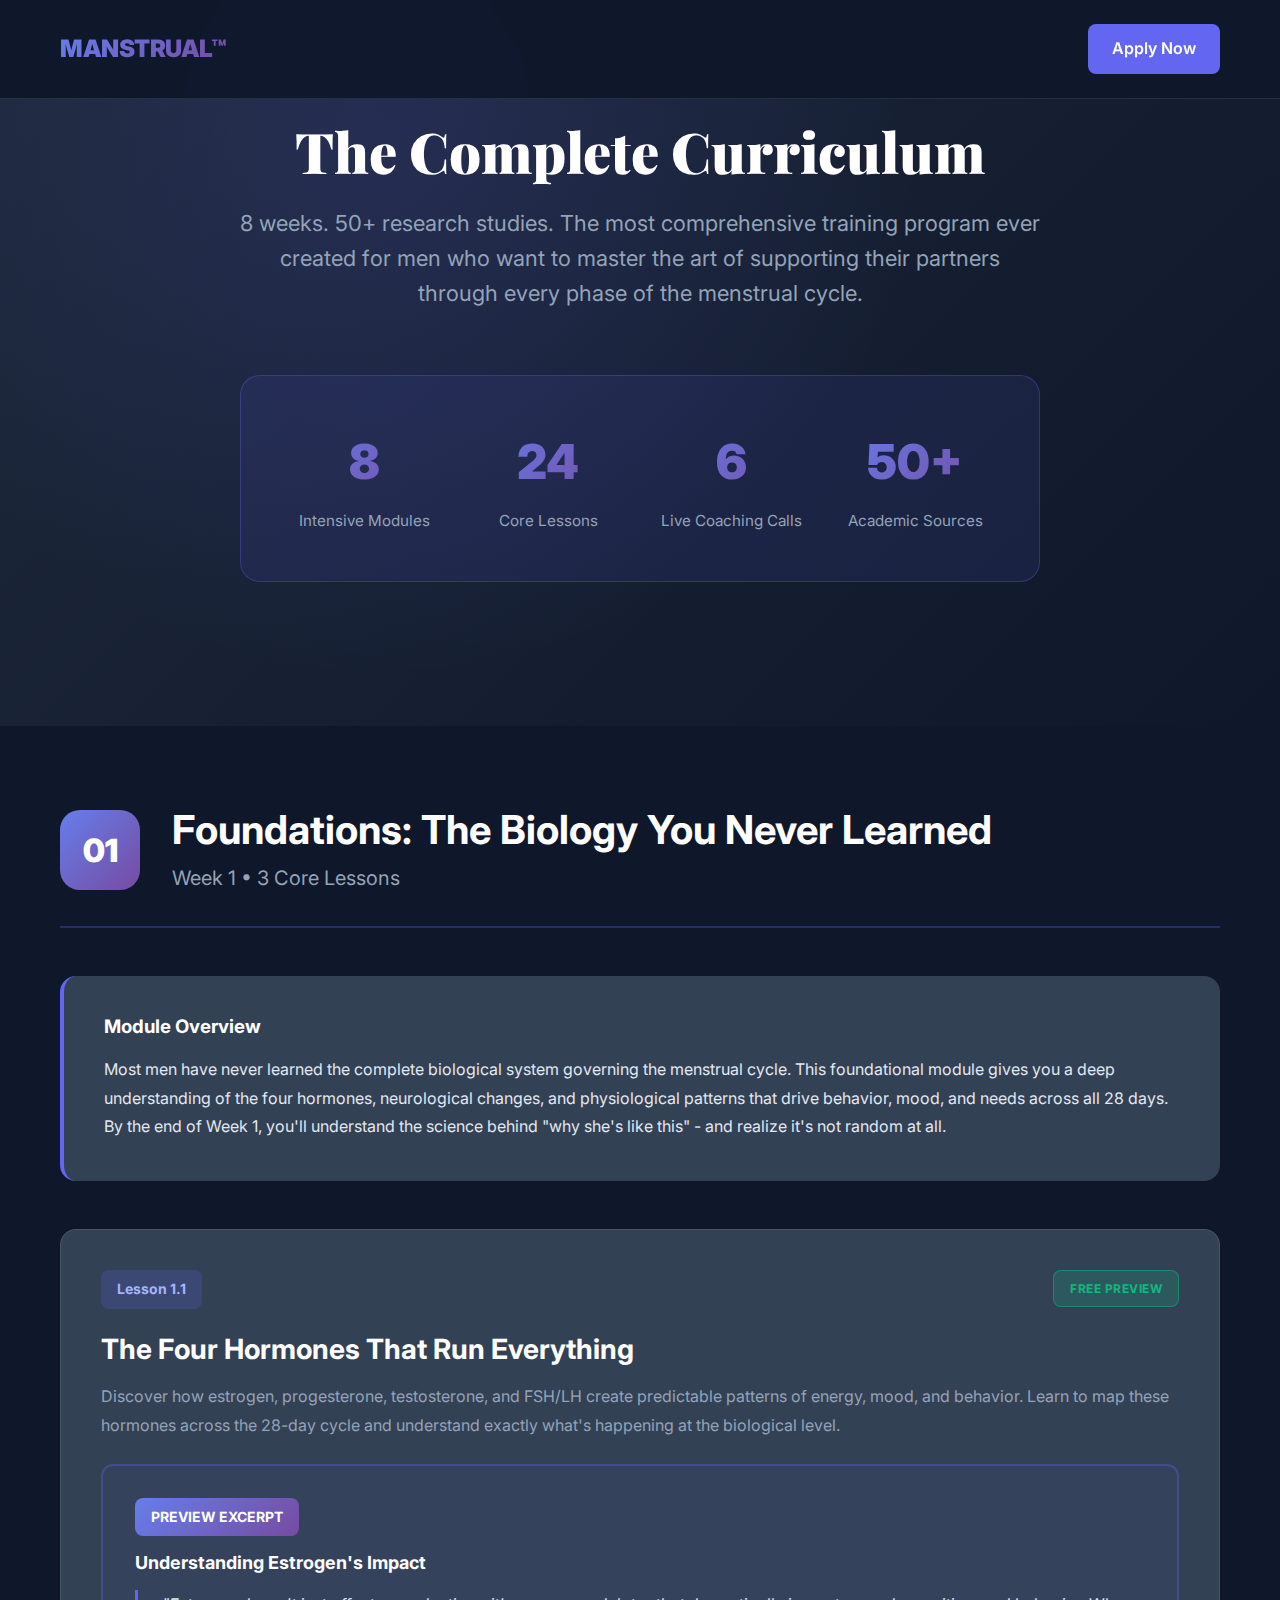
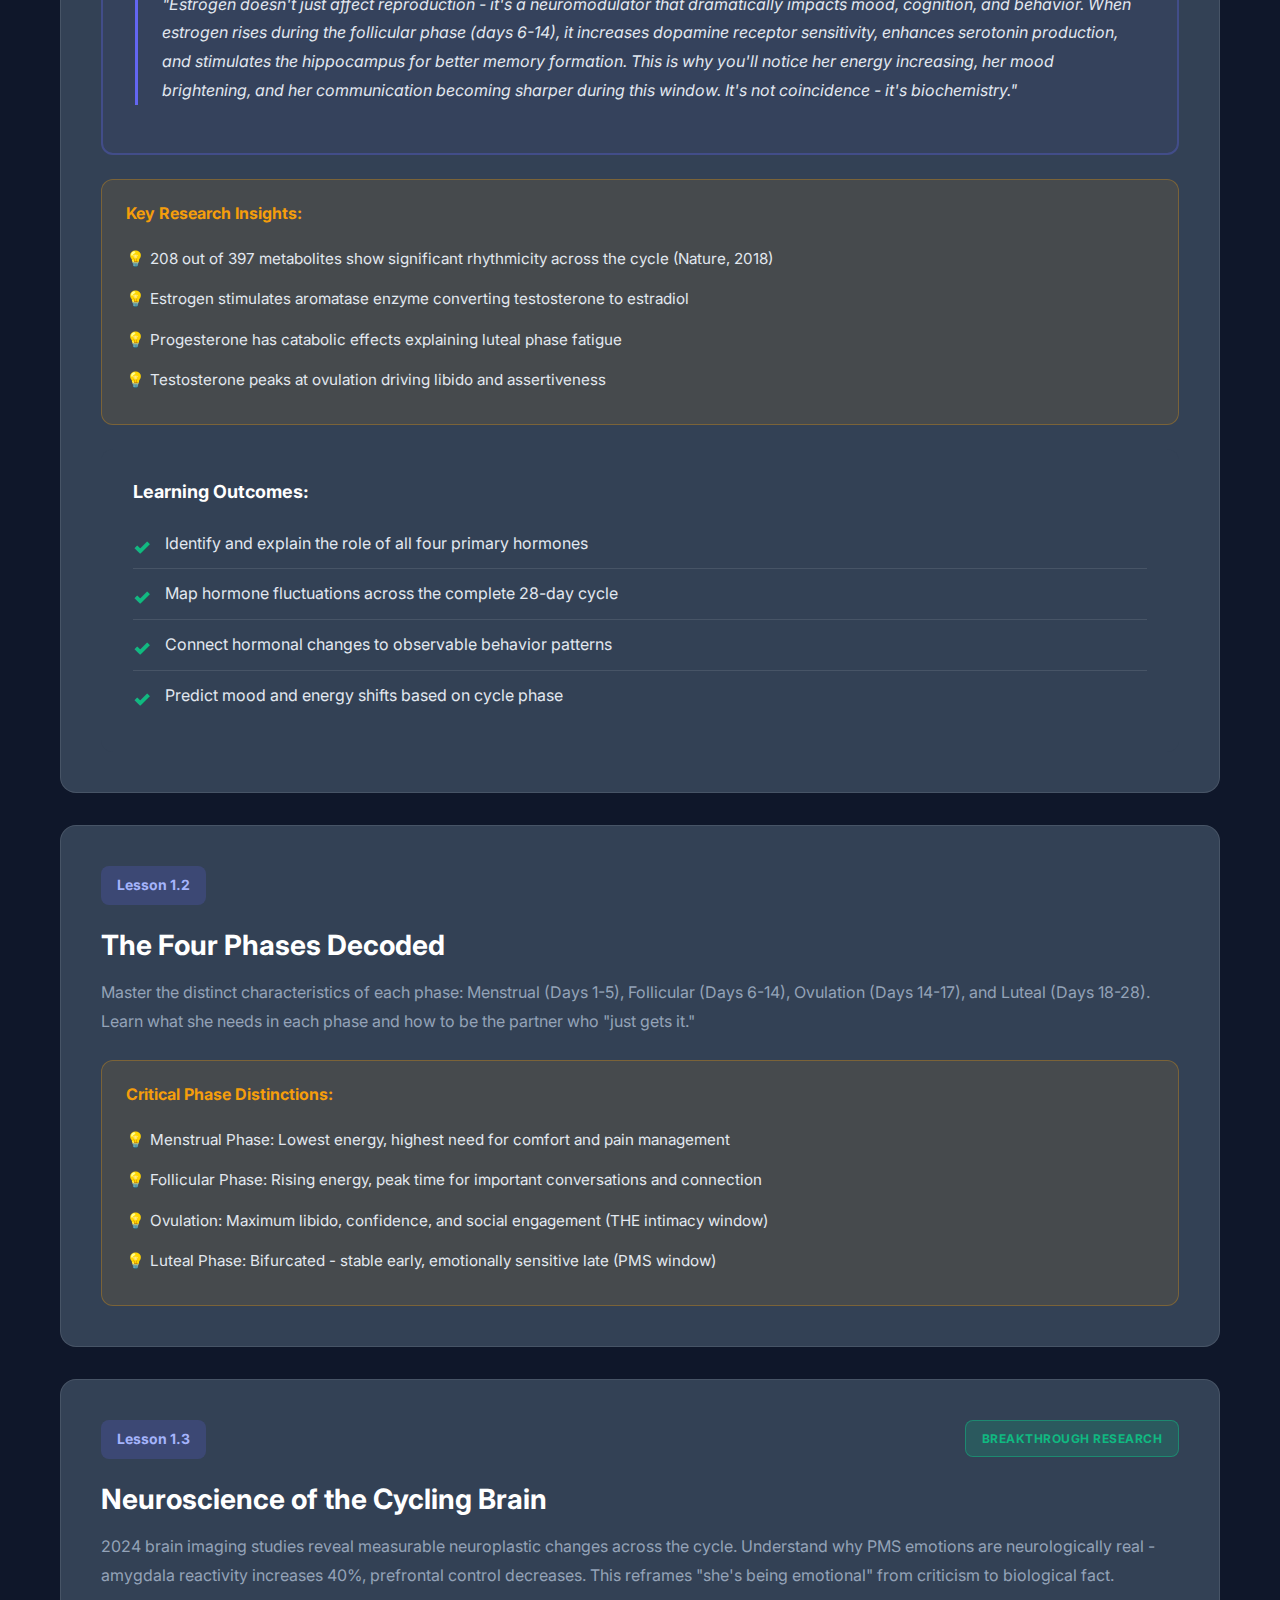
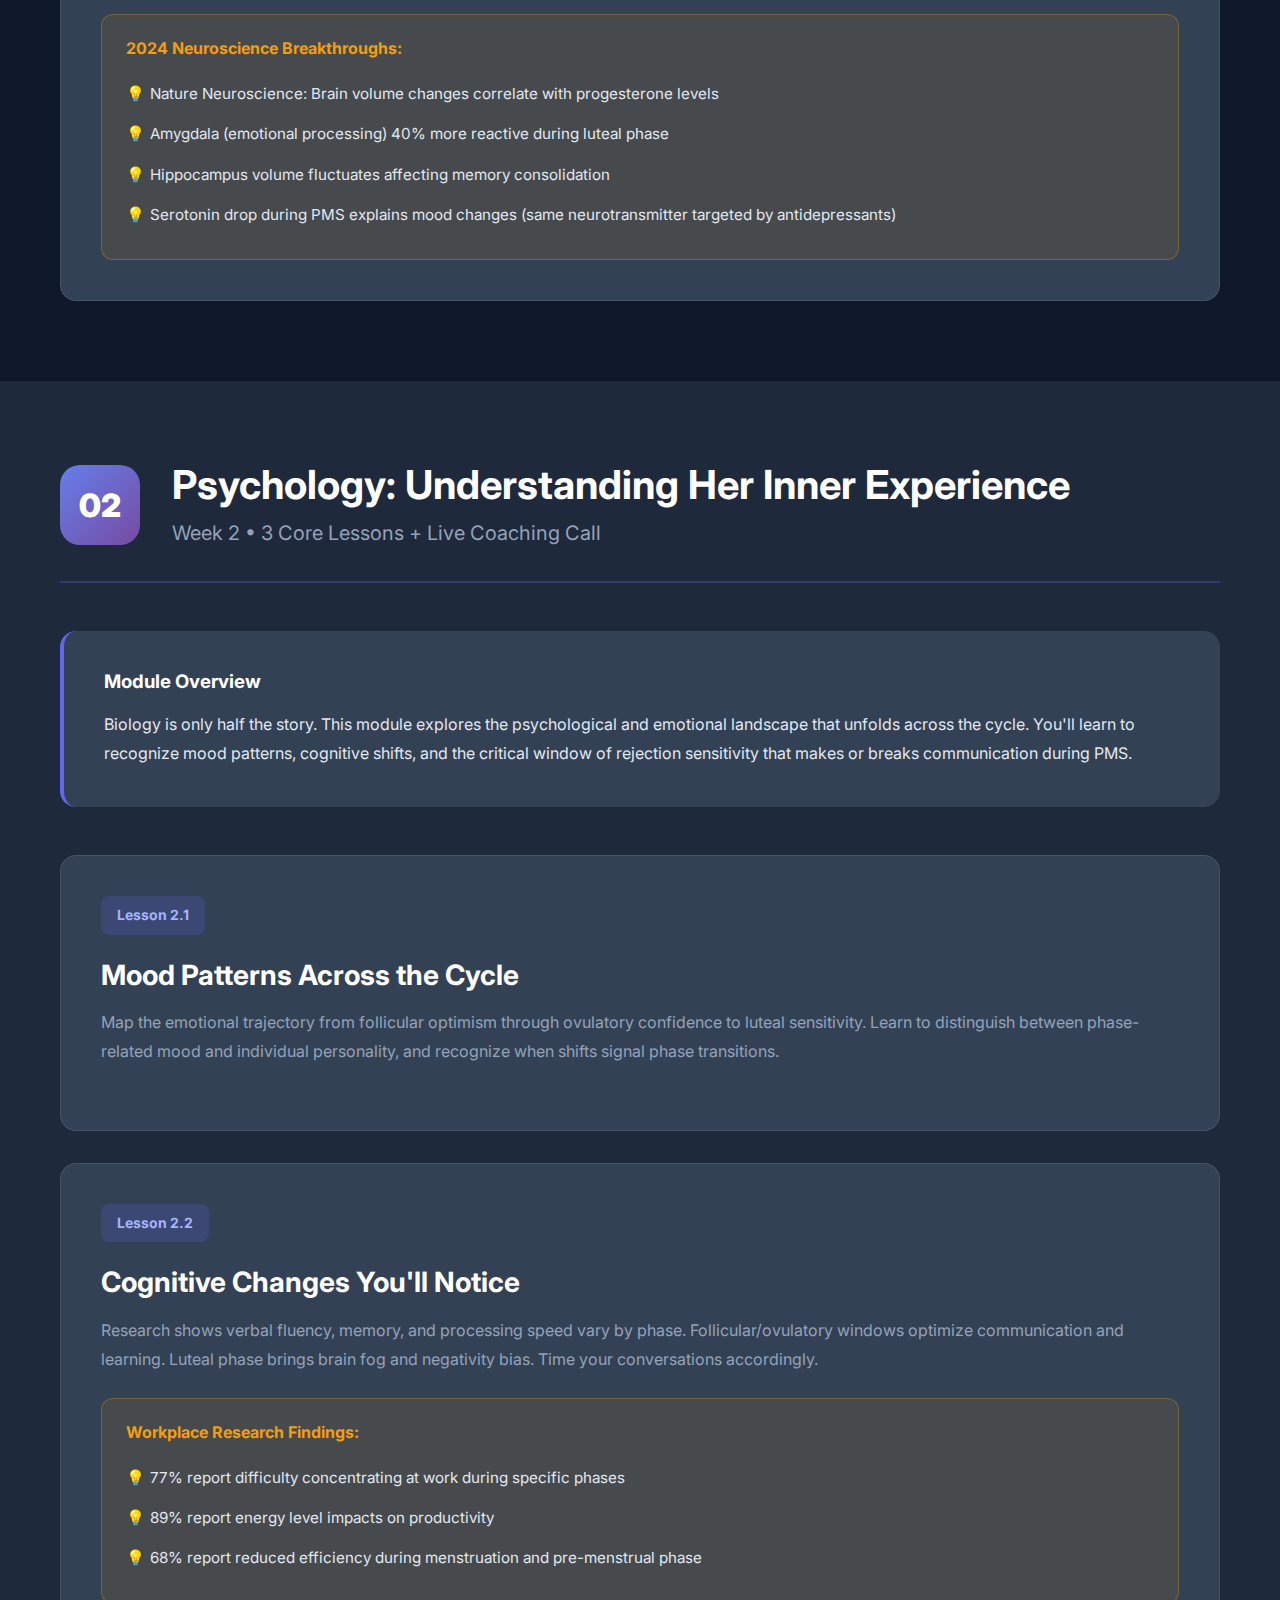
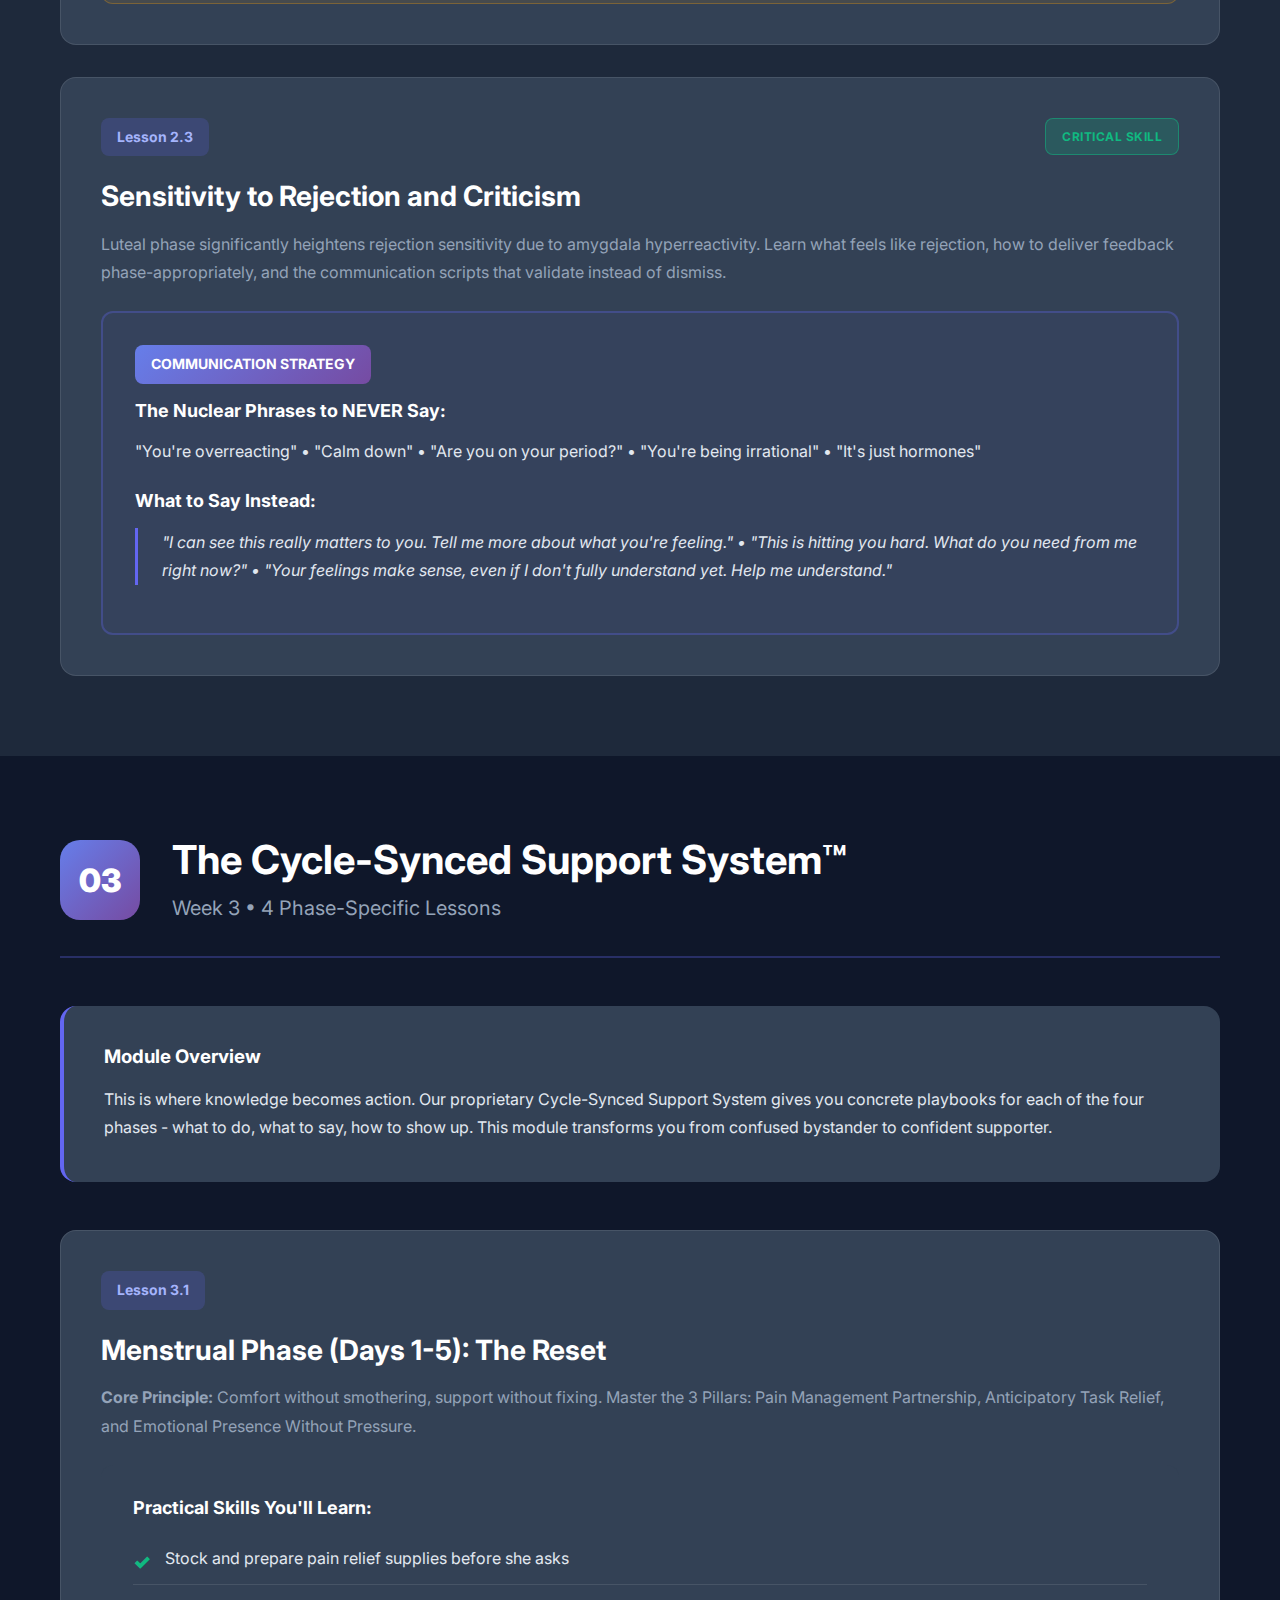
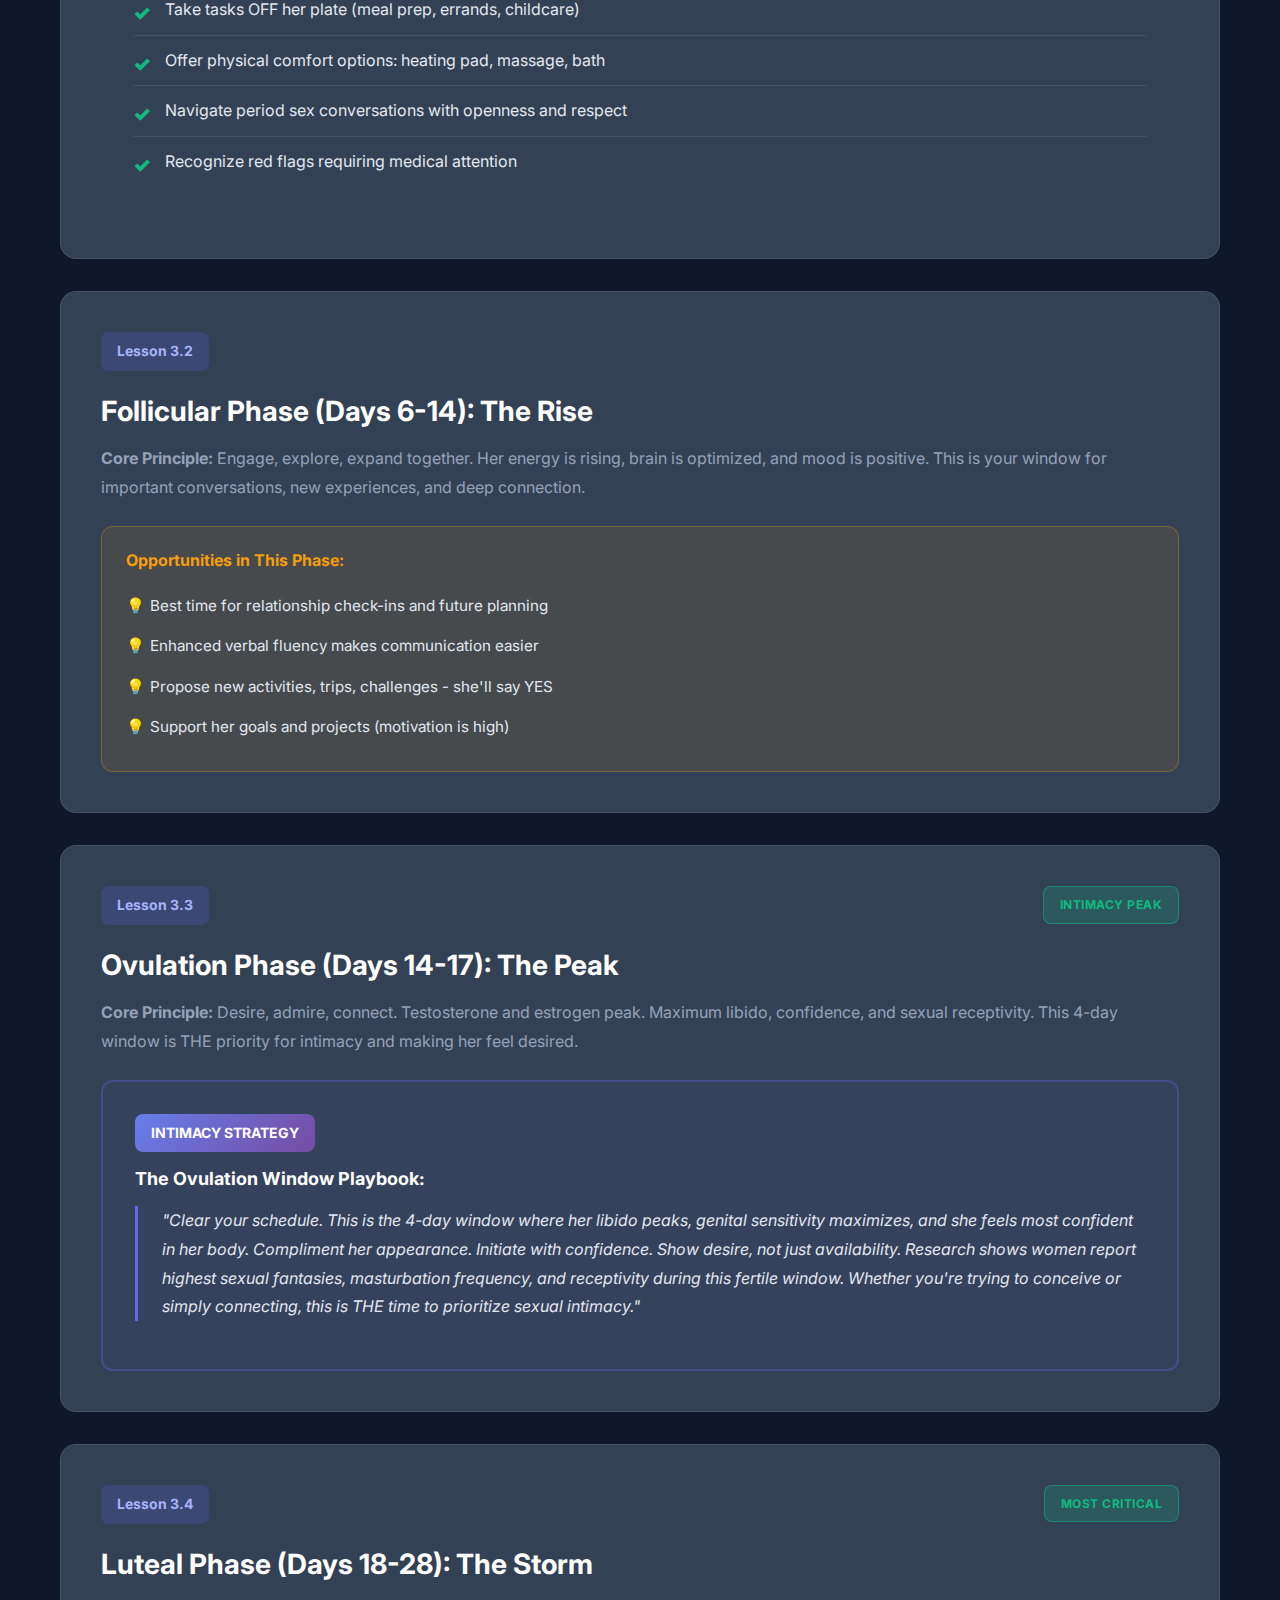
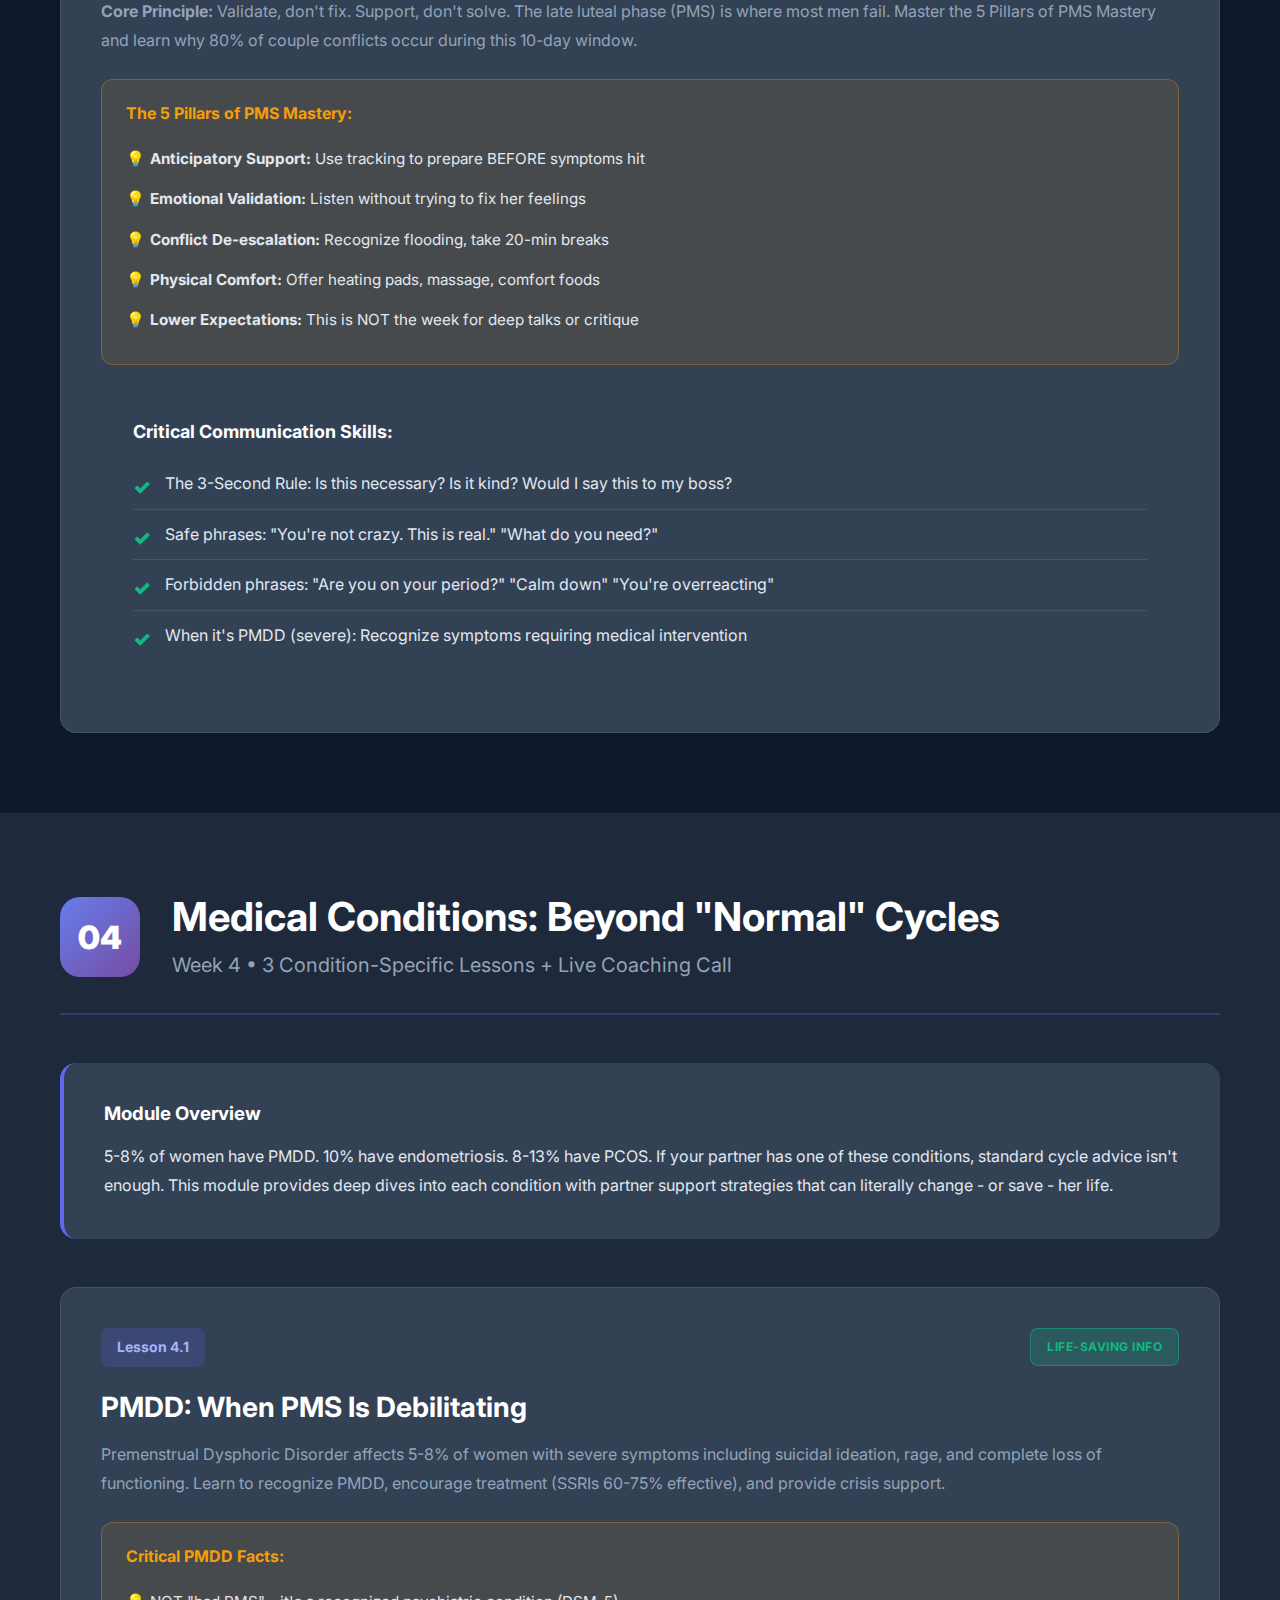
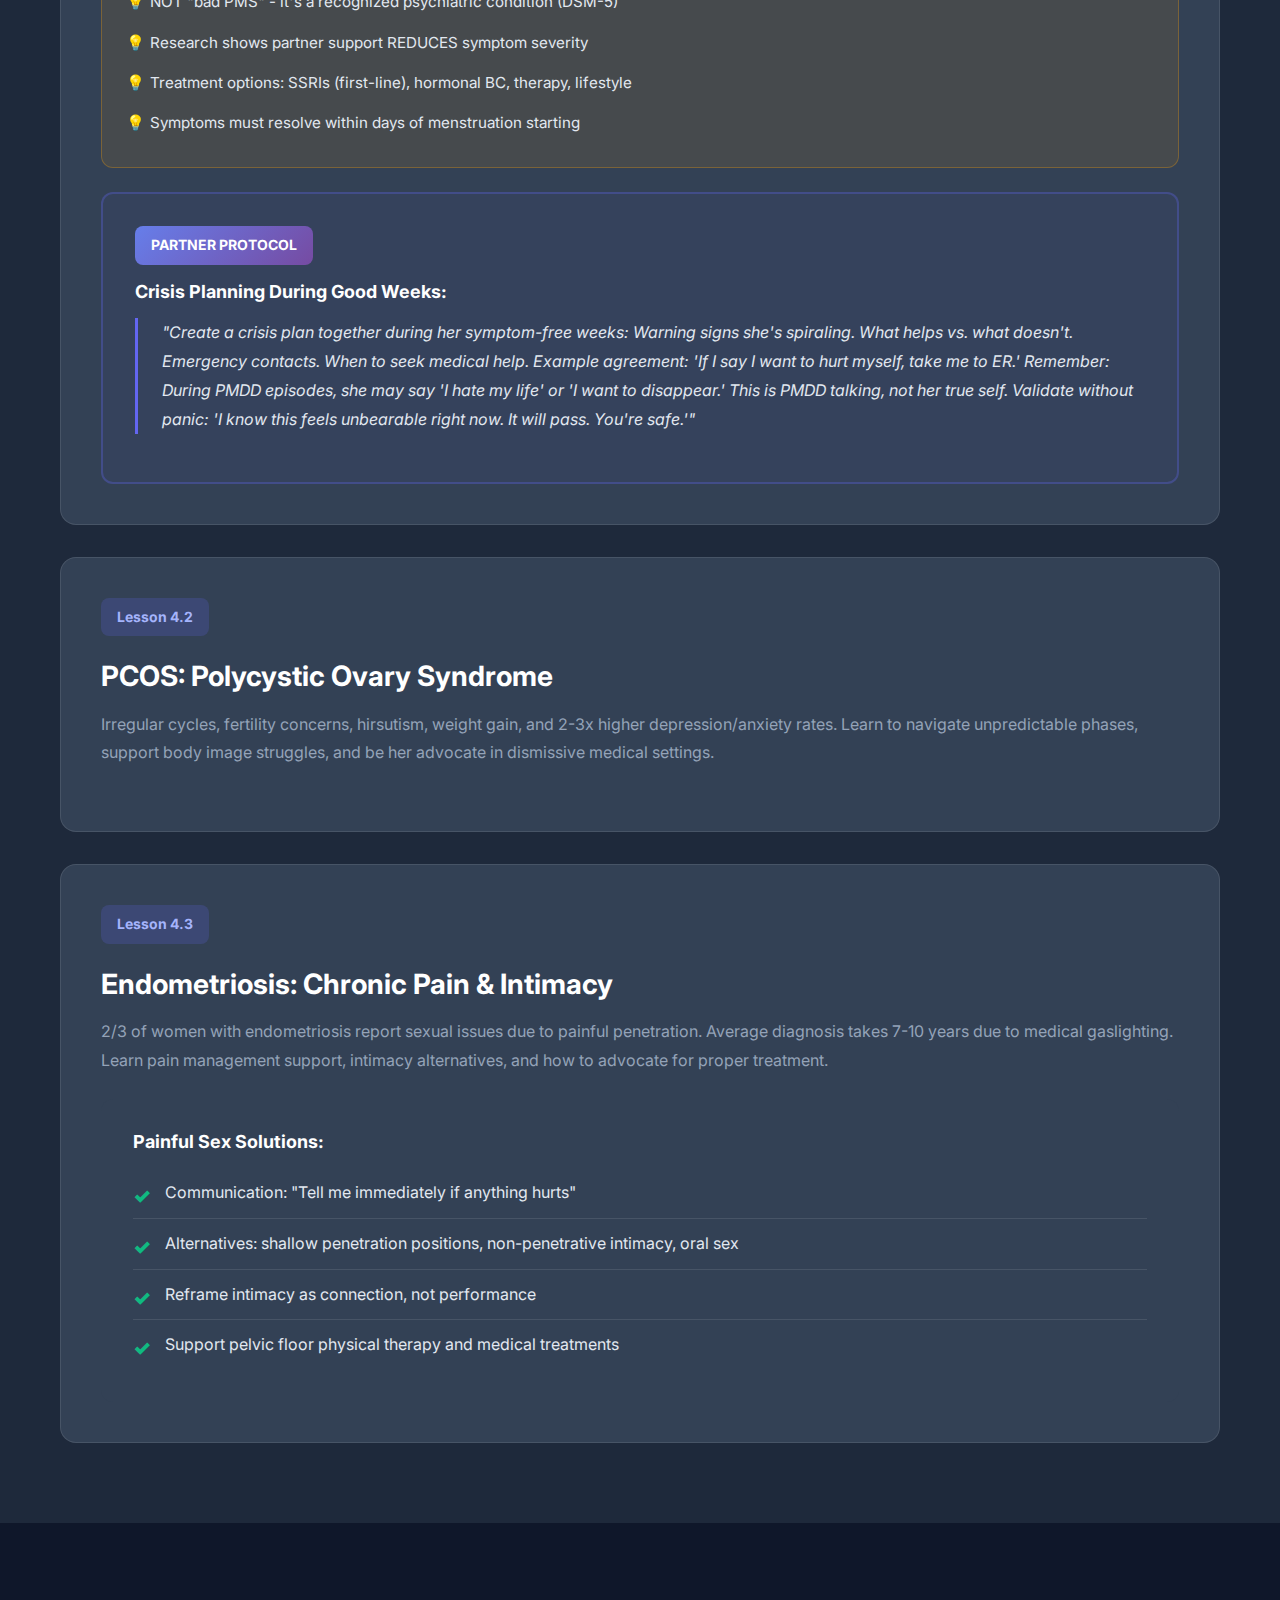
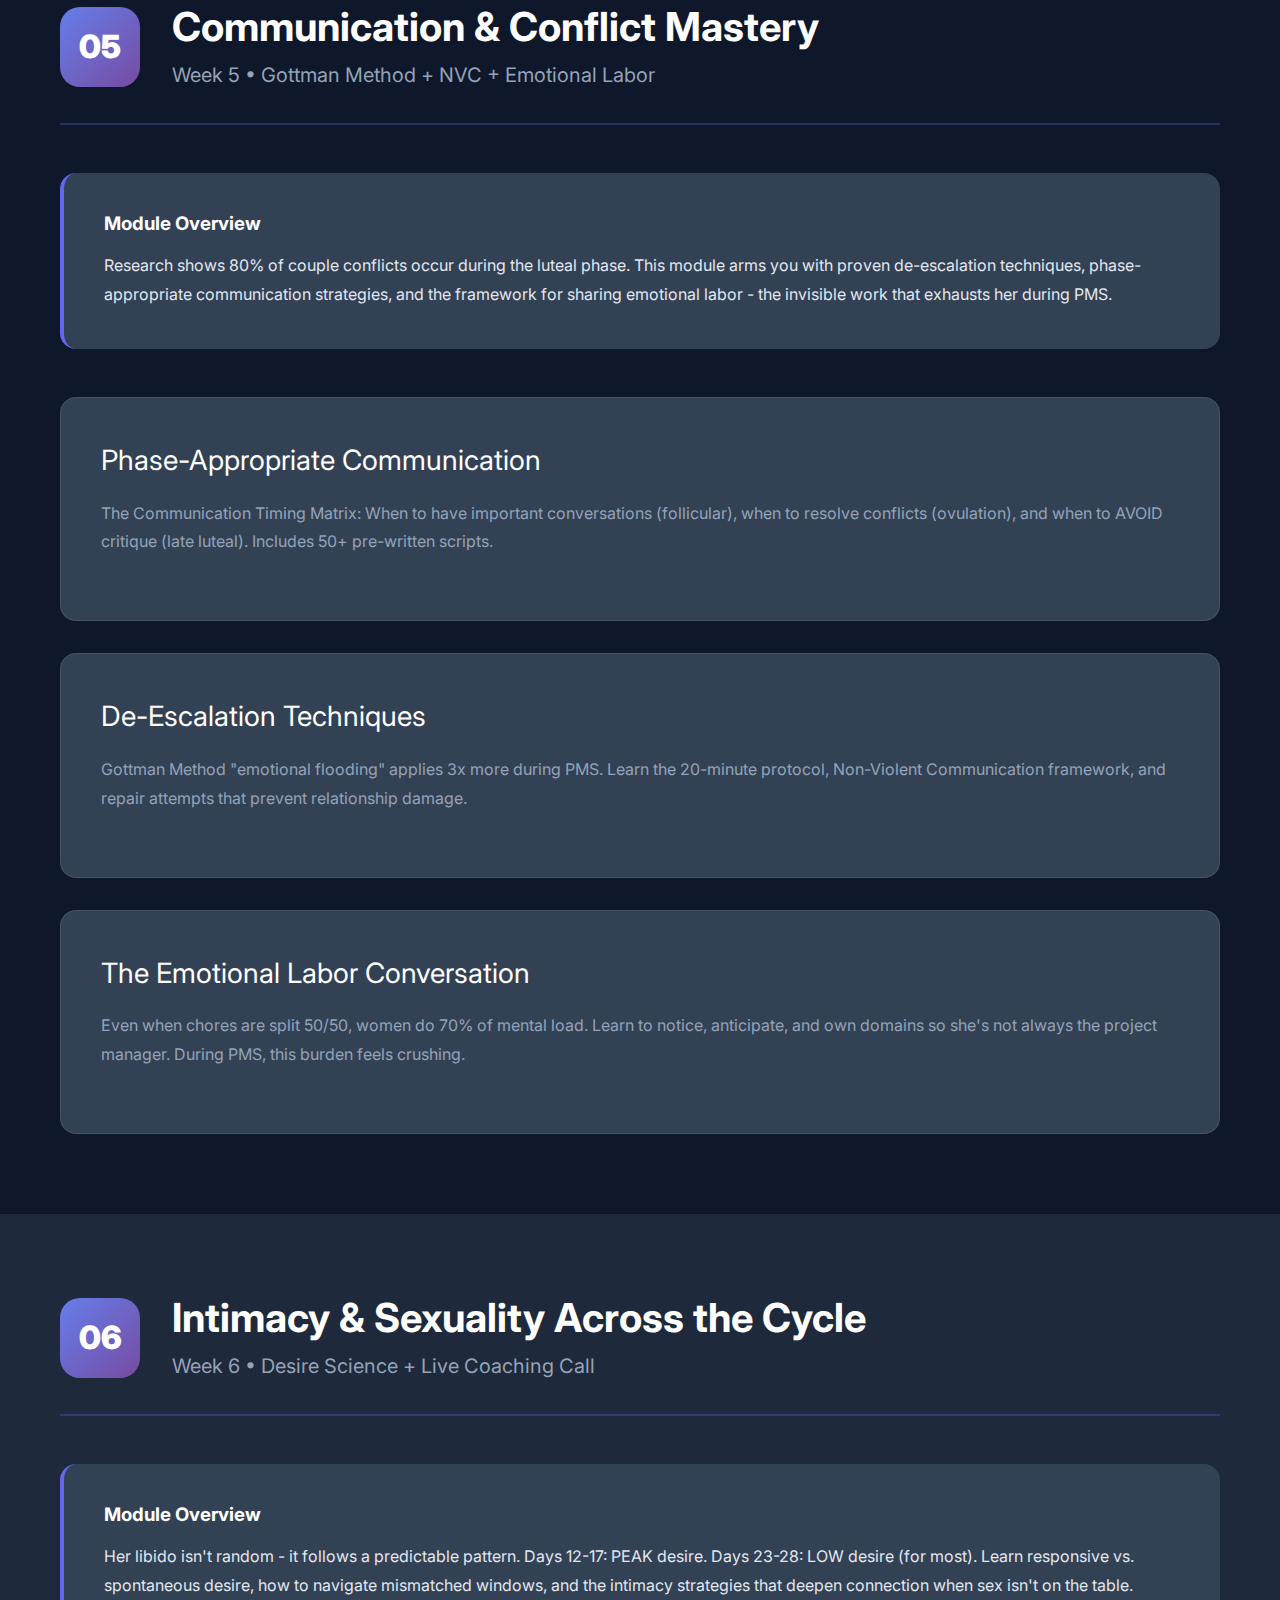
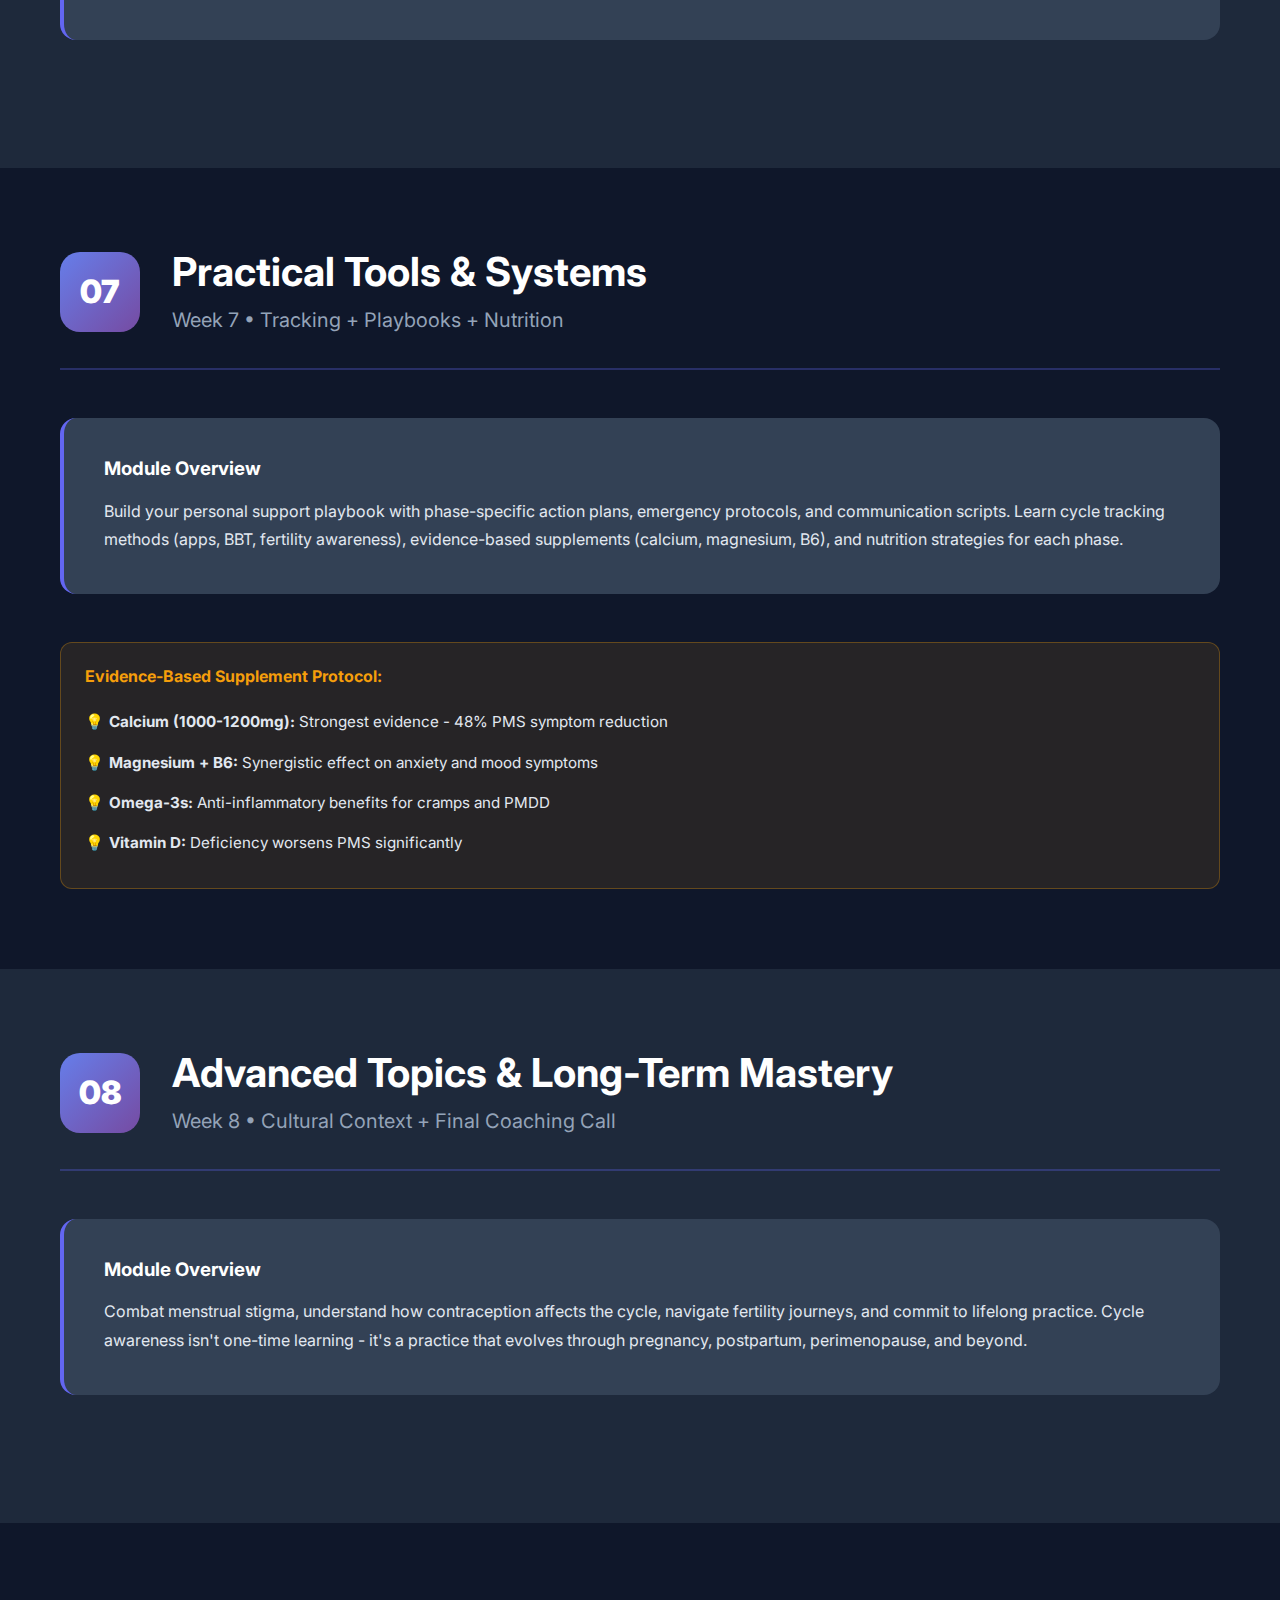
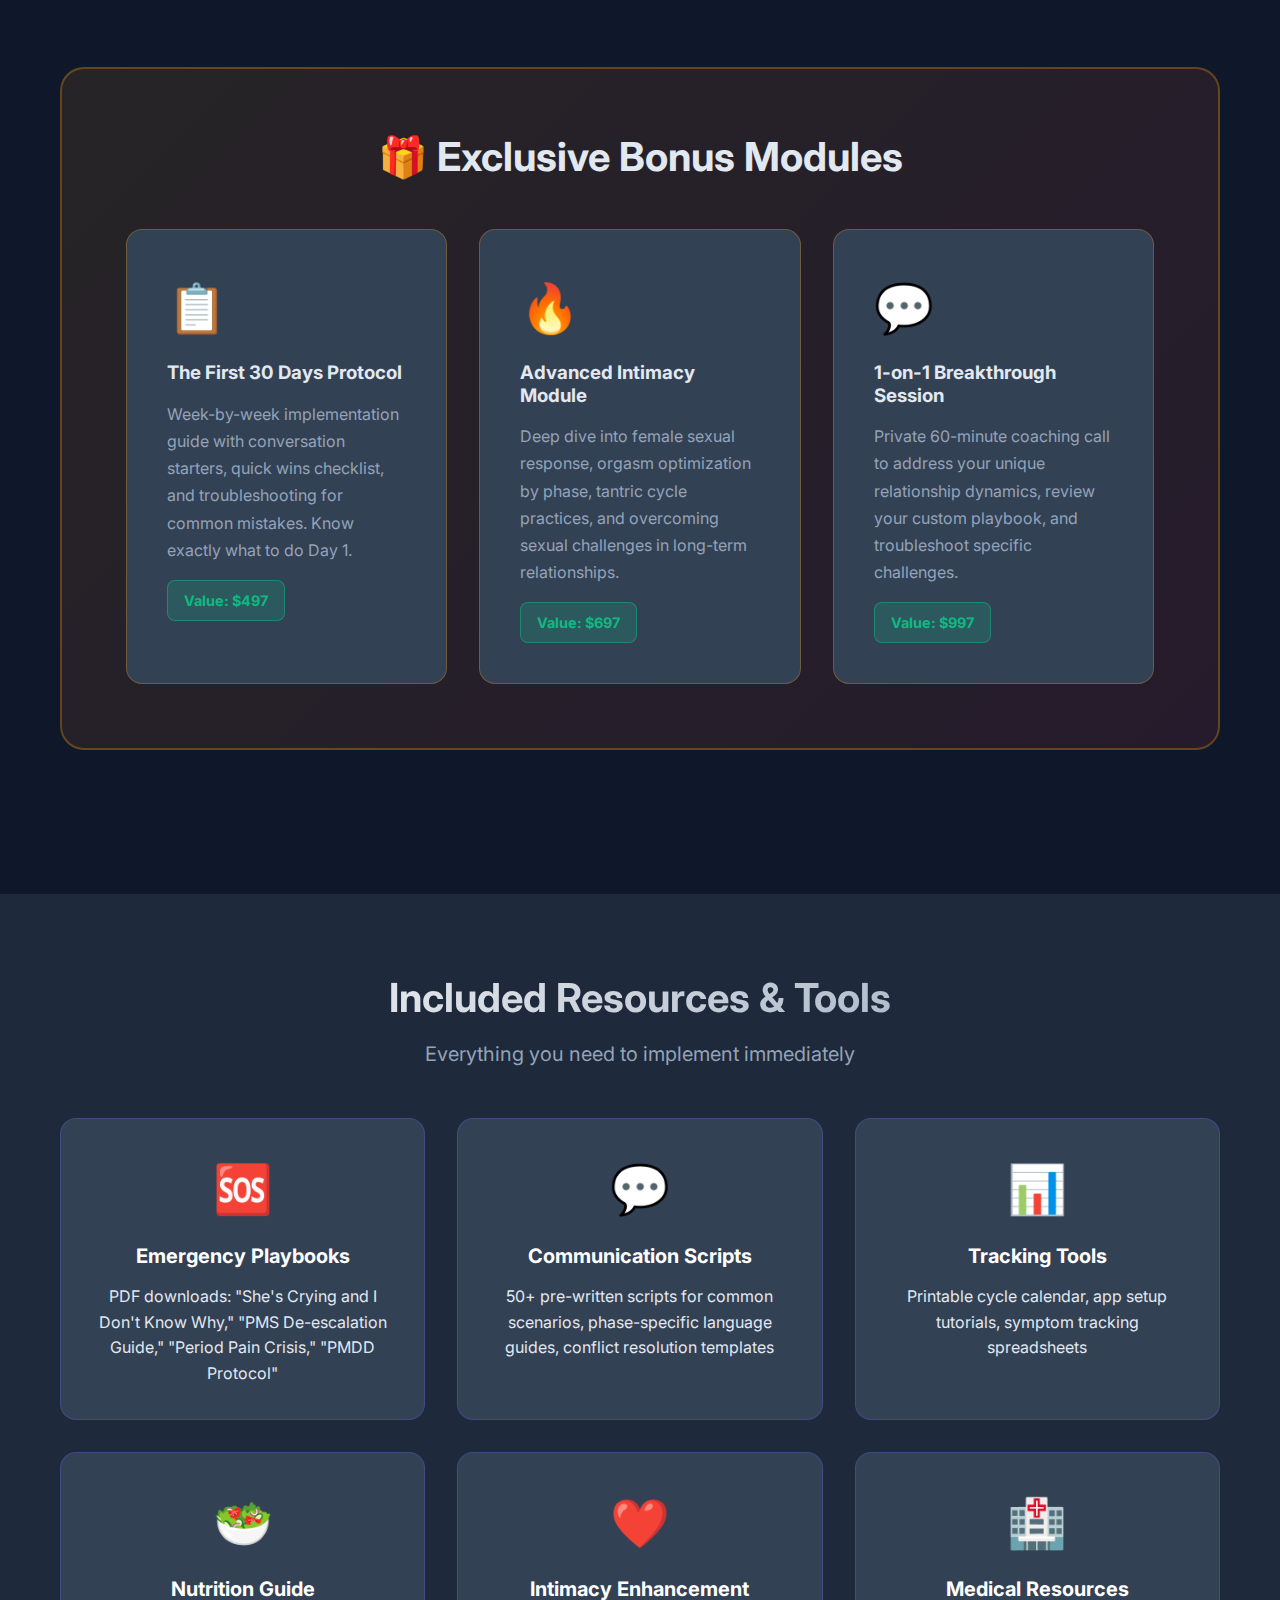
<file: curriculum.html>
<!DOCTYPE html>
<html lang="en">
<head>
    <meta charset="UTF-8">
    <meta name="viewport" content="width=device-width, initial-scale=1.0">
    <title>Course Curriculum - Manstrual™</title>
    <meta name="description" content="Explore the complete 8-week curriculum of Manstrual - the most comprehensive training program for men learning to support their partners through every phase of the menstrual cycle.">
    <link rel="preconnect" href="https://fonts.googleapis.com">
    <link rel="preconnect" href="https://fonts.gstatic.com" crossorigin>
    <link href="https://fonts.googleapis.com/css2?family=Inter:wght@300;400;500;600;700;800;900&family=Playfair+Display:wght@700;900&display=swap" rel="stylesheet">
    <link rel="stylesheet" href="styles.css">
    <style>
        .curriculum-hero {
            background: linear-gradient(135deg, #1E293B 0%, #0F172A 100%);
            padding: 120px 0 80px;
            position: relative;
            overflow: hidden;
        }

        .curriculum-hero::before {
            content: "";
            position: absolute;
            top: 0;
            left: 0;
            right: 0;
            bottom: 0;
            background: radial-gradient(circle at 30% 20%, rgba(99, 102, 241, 0.15) 0%, transparent 50%);
            pointer-events: none;
        }

        .curriculum-intro {
            max-width: 800px;
            margin: 0 auto;
            text-align: center;
            position: relative;
            z-index: 10;
        }

        .program-stats {
            display: grid;
            grid-template-columns: repeat(4, 1fr);
            gap: 2rem;
            margin: 4rem 0;
            padding: 3rem;
            background: rgba(99, 102, 241, 0.1);
            border: 1px solid rgba(99, 102, 241, 0.3);
            border-radius: 20px;
        }

        .program-stat {
            text-align: center;
        }

        .program-stat-number {
            font-size: 3rem;
            font-weight: 900;
            background: var(--gradient-1);
            -webkit-background-clip: text;
            -webkit-text-fill-color: transparent;
            background-clip: text;
            margin-bottom: 0.5rem;
        }

        .program-stat-label {
            color: var(--text-dim);
            font-size: 0.95rem;
        }

        .module-section {
            padding: 80px 0;
            position: relative;
        }

        .module-section:nth-child(even) {
            background: var(--dark-lighter);
        }

        .module-header {
            display: flex;
            align-items: center;
            gap: 2rem;
            margin-bottom: 3rem;
            padding-bottom: 2rem;
            border-bottom: 2px solid rgba(99, 102, 241, 0.3);
        }

        .module-number {
            width: 80px;
            height: 80px;
            background: var(--gradient-1);
            border-radius: 20px;
            display: flex;
            align-items: center;
            justify-content: center;
            font-size: 2rem;
            font-weight: 900;
            color: white;
            flex-shrink: 0;
        }

        .module-title-group h2 {
            font-size: 2.5rem;
            margin-bottom: 0.5rem;
            color: #fff;
        }

        .module-subtitle {
            font-size: 1.25rem;
            color: var(--text-dim);
        }

        .module-overview {
            background: var(--dark-light);
            padding: 2.5rem;
            border-radius: 16px;
            margin-bottom: 3rem;
            border-left: 4px solid var(--primary);
        }

        .module-overview h3 {
            color: #fff;
            margin-bottom: 1rem;
        }

        .module-overview p {
            color: var(--text);
            line-height: 1.8;
        }

        .lessons-grid {
            display: grid;
            gap: 2rem;
        }

        .lesson-card {
            background: var(--dark-light);
            padding: 2.5rem;
            border-radius: 16px;
            border: 1px solid rgba(255, 255, 255, 0.1);
            transition: all 0.3s ease;
            position: relative;
        }

        .lesson-card:hover {
            transform: translateY(-5px);
            border-color: rgba(99, 102, 241, 0.5);
            box-shadow: 0 20px 60px rgba(0, 0, 0, 0.4);
        }

        .lesson-header {
            display: flex;
            justify-content: space-between;
            align-items: flex-start;
            margin-bottom: 1.5rem;
        }

        .lesson-number {
            display: inline-block;
            padding: 0.5rem 1rem;
            background: rgba(99, 102, 241, 0.2);
            border-radius: 8px;
            font-weight: 700;
            font-size: 0.875rem;
            color: #A5B4FC;
        }

        .lesson-badge {
            display: inline-block;
            padding: 0.5rem 1rem;
            background: rgba(16, 185, 129, 0.2);
            border: 1px solid rgba(16, 185, 129, 0.5);
            border-radius: 8px;
            font-size: 0.75rem;
            font-weight: 700;
            color: var(--secondary);
            text-transform: uppercase;
            letter-spacing: 0.5px;
        }

        .lesson-title {
            font-size: 1.75rem;
            color: #fff;
            margin-bottom: 1rem;
        }

        .lesson-description {
            color: var(--text-dim);
            line-height: 1.8;
            margin-bottom: 1.5rem;
        }

        .key-insights {
            background: rgba(245, 158, 11, 0.1);
            border: 1px solid rgba(245, 158, 11, 0.3);
            padding: 1.5rem;
            border-radius: 12px;
            margin-top: 1.5rem;
        }

        .key-insights h4 {
            color: var(--accent);
            font-size: 1rem;
            margin-bottom: 1rem;
            font-weight: 700;
        }

        .key-insights ul {
            list-style: none;
            margin: 0;
        }

        .key-insights li {
            padding: 0.5rem 0;
            padding-left: 1.5rem;
            position: relative;
            color: var(--text);
            font-size: 0.95rem;
            line-height: 1.6;
        }

        .key-insights li:before {
            content: "💡";
            position: absolute;
            left: 0;
        }

        .preview-content {
            background: rgba(99, 102, 241, 0.05);
            border: 2px solid rgba(99, 102, 241, 0.3);
            padding: 2rem;
            border-radius: 12px;
            margin-top: 1.5rem;
        }

        .preview-label {
            display: inline-block;
            background: var(--gradient-1);
            color: white;
            padding: 0.5rem 1rem;
            border-radius: 8px;
            font-weight: 700;
            font-size: 0.875rem;
            margin-bottom: 1rem;
        }

        .preview-content h5 {
            color: #fff;
            font-size: 1.125rem;
            margin-bottom: 1rem;
        }

        .preview-content p {
            color: var(--text);
            line-height: 1.8;
            margin-bottom: 1rem;
        }

        .preview-excerpt {
            font-style: italic;
            color: var(--text-dim);
            padding-left: 1.5rem;
            border-left: 3px solid var(--primary);
        }

        .learning-outcomes {
            background: var(--dark-light);
            padding: 2rem;
            border-radius: 12px;
            margin-top: 1.5rem;
        }

        .learning-outcomes h4 {
            color: #fff;
            font-size: 1.125rem;
            margin-bottom: 1rem;
        }

        .learning-outcomes ul {
            list-style: none;
        }

        .learning-outcomes li {
            padding: 0.75rem 0;
            padding-left: 2rem;
            position: relative;
            color: var(--text);
            border-bottom: 1px solid rgba(255, 255, 255, 0.1);
        }

        .learning-outcomes li:last-child {
            border-bottom: none;
        }

        .learning-outcomes li:before {
            content: "✓";
            position: absolute;
            left: 0;
            color: var(--secondary);
            font-weight: 900;
            font-size: 1.25rem;
        }

        .bonus-modules {
            background: linear-gradient(135deg, rgba(245, 158, 11, 0.1) 0%, rgba(239, 68, 68, 0.1) 100%);
            border: 2px solid rgba(245, 158, 11, 0.3);
            padding: 4rem;
            border-radius: 24px;
            margin: 4rem 0;
        }

        .bonus-modules h2 {
            text-align: center;
            font-size: 2.5rem;
            margin-bottom: 3rem;
        }

        .bonus-grid {
            display: grid;
            grid-template-columns: repeat(auto-fit, minmax(300px, 1fr));
            gap: 2rem;
        }

        .bonus-card {
            background: var(--dark-light);
            padding: 2.5rem;
            border-radius: 16px;
            border: 1px solid rgba(245, 158, 11, 0.3);
        }

        .bonus-icon {
            font-size: 3rem;
            margin-bottom: 1rem;
        }

        .resources-section {
            background: var(--dark-lighter);
            padding: 80px 0;
        }

        .resources-grid {
            display: grid;
            grid-template-columns: repeat(auto-fit, minmax(280px, 1fr));
            gap: 2rem;
            margin-top: 3rem;
        }

        .resource-card {
            background: var(--dark-light);
            padding: 2rem;
            border-radius: 16px;
            border: 1px solid rgba(99, 102, 241, 0.3);
            text-align: center;
        }

        .resource-icon {
            font-size: 3rem;
            margin-bottom: 1rem;
        }

        .resource-card h3 {
            font-size: 1.25rem;
            color: #fff;
            margin-bottom: 1rem;
        }

        .curriculum-cta {
            background: var(--gradient-hero);
            padding: 100px 0;
            text-align: center;
        }

        .curriculum-cta h2 {
            font-size: 3rem;
            margin-bottom: 1.5rem;
        }

        .curriculum-cta p {
            font-size: 1.25rem;
            color: var(--text-dim);
            max-width: 700px;
            margin: 0 auto 2rem;
        }

        @media (max-width: 768px) {
            .program-stats {
                grid-template-columns: repeat(2, 1fr);
                gap: 1.5rem;
                padding: 2rem;
            }

            .module-header {
                flex-direction: column;
                align-items: flex-start;
            }

            .module-title-group h2 {
                font-size: 2rem;
            }

            .curriculum-cta h2 {
                font-size: 2rem;
            }
        }
    </style>
</head>
<body>
    <!-- Navigation -->
    <nav class="navbar">
        <div class="container">
            <div class="nav-content">
                <a href="index.html" class="logo">MANSTRUAL™</a>
                <a href="index.html#apply" class="nav-cta">Apply Now</a>
            </div>
        </div>
    </nav>

    <!-- Hero Section -->
    <section class="curriculum-hero">
        <div class="container">
            <div class="curriculum-intro">
                <h1 class="hero-title">The Complete Curriculum</h1>
                <p class="hero-subtitle">8 weeks. 50+ research studies. The most comprehensive training program ever created for men who want to master the art of supporting their partners through every phase of the menstrual cycle.</p>

                <div class="program-stats">
                    <div class="program-stat">
                        <div class="program-stat-number">8</div>
                        <div class="program-stat-label">Intensive Modules</div>
                    </div>
                    <div class="program-stat">
                        <div class="program-stat-number">24</div>
                        <div class="program-stat-label">Core Lessons</div>
                    </div>
                    <div class="program-stat">
                        <div class="program-stat-number">6</div>
                        <div class="program-stat-label">Live Coaching Calls</div>
                    </div>
                    <div class="program-stat">
                        <div class="program-stat-number">50+</div>
                        <div class="program-stat-label">Academic Sources</div>
                    </div>
                </div>
            </div>
        </div>
    </section>

    <!-- Module 1 -->
    <section class="module-section">
        <div class="container">
            <div class="module-header">
                <div class="module-number">01</div>
                <div class="module-title-group">
                    <h2>Foundations: The Biology You Never Learned</h2>
                    <p class="module-subtitle">Week 1 • 3 Core Lessons</p>
                </div>
            </div>

            <div class="module-overview">
                <h3>Module Overview</h3>
                <p>Most men have never learned the complete biological system governing the menstrual cycle. This foundational module gives you a deep understanding of the four hormones, neurological changes, and physiological patterns that drive behavior, mood, and needs across all 28 days. By the end of Week 1, you'll understand the science behind "why she's like this" - and realize it's not random at all.</p>
            </div>

            <div class="lessons-grid">
                <div class="lesson-card">
                    <div class="lesson-header">
                        <span class="lesson-number">Lesson 1.1</span>
                        <span class="lesson-badge">FREE PREVIEW</span>
                    </div>
                    <h3 class="lesson-title">The Four Hormones That Run Everything</h3>
                    <p class="lesson-description">Discover how estrogen, progesterone, testosterone, and FSH/LH create predictable patterns of energy, mood, and behavior. Learn to map these hormones across the 28-day cycle and understand exactly what's happening at the biological level.</p>

                    <div class="preview-content">
                        <span class="preview-label">PREVIEW EXCERPT</span>
                        <h5>Understanding Estrogen's Impact</h5>
                        <p class="preview-excerpt">"Estrogen doesn't just affect reproduction - it's a neuromodulator that dramatically impacts mood, cognition, and behavior. When estrogen rises during the follicular phase (days 6-14), it increases dopamine receptor sensitivity, enhances serotonin production, and stimulates the hippocampus for better memory formation. This is why you'll notice her energy increasing, her mood brightening, and her communication becoming sharper during this window. It's not coincidence - it's biochemistry."</p>
                    </div>

                    <div class="key-insights">
                        <h4>Key Research Insights:</h4>
                        <ul>
                            <li>208 out of 397 metabolites show significant rhythmicity across the cycle (Nature, 2018)</li>
                            <li>Estrogen stimulates aromatase enzyme converting testosterone to estradiol</li>
                            <li>Progesterone has catabolic effects explaining luteal phase fatigue</li>
                            <li>Testosterone peaks at ovulation driving libido and assertiveness</li>
                        </ul>
                    </div>

                    <div class="learning-outcomes">
                        <h4>Learning Outcomes:</h4>
                        <ul>
                            <li>Identify and explain the role of all four primary hormones</li>
                            <li>Map hormone fluctuations across the complete 28-day cycle</li>
                            <li>Connect hormonal changes to observable behavior patterns</li>
                            <li>Predict mood and energy shifts based on cycle phase</li>
                        </ul>
                    </div>
                </div>

                <div class="lesson-card">
                    <div class="lesson-header">
                        <span class="lesson-number">Lesson 1.2</span>
                    </div>
                    <h3 class="lesson-title">The Four Phases Decoded</h3>
                    <p class="lesson-description">Master the distinct characteristics of each phase: Menstrual (Days 1-5), Follicular (Days 6-14), Ovulation (Days 14-17), and Luteal (Days 18-28). Learn what she needs in each phase and how to be the partner who "just gets it."</p>

                    <div class="key-insights">
                        <h4>Critical Phase Distinctions:</h4>
                        <ul>
                            <li>Menstrual Phase: Lowest energy, highest need for comfort and pain management</li>
                            <li>Follicular Phase: Rising energy, peak time for important conversations and connection</li>
                            <li>Ovulation: Maximum libido, confidence, and social engagement (THE intimacy window)</li>
                            <li>Luteal Phase: Bifurcated - stable early, emotionally sensitive late (PMS window)</li>
                        </ul>
                    </div>
                </div>

                <div class="lesson-card">
                    <div class="lesson-header">
                        <span class="lesson-number">Lesson 1.3</span>
                        <span class="lesson-badge">BREAKTHROUGH RESEARCH</span>
                    </div>
                    <h3 class="lesson-title">Neuroscience of the Cycling Brain</h3>
                    <p class="lesson-description">2024 brain imaging studies reveal measurable neuroplastic changes across the cycle. Understand why PMS emotions are neurologically real - amygdala reactivity increases 40%, prefrontal control decreases. This reframes "she's being emotional" from criticism to biological fact.</p>

                    <div class="key-insights">
                        <h4>2024 Neuroscience Breakthroughs:</h4>
                        <ul>
                            <li>Nature Neuroscience: Brain volume changes correlate with progesterone levels</li>
                            <li>Amygdala (emotional processing) 40% more reactive during luteal phase</li>
                            <li>Hippocampus volume fluctuates affecting memory consolidation</li>
                            <li>Serotonin drop during PMS explains mood changes (same neurotransmitter targeted by antidepressants)</li>
                        </ul>
                    </div>
                </div>
            </div>
        </div>
    </section>

    <!-- Module 2 -->
    <section class="module-section">
        <div class="container">
            <div class="module-header">
                <div class="module-number">02</div>
                <div class="module-title-group">
                    <h2>Psychology: Understanding Her Inner Experience</h2>
                    <p class="module-subtitle">Week 2 • 3 Core Lessons + Live Coaching Call</p>
                </div>
            </div>

            <div class="module-overview">
                <h3>Module Overview</h3>
                <p>Biology is only half the story. This module explores the psychological and emotional landscape that unfolds across the cycle. You'll learn to recognize mood patterns, cognitive shifts, and the critical window of rejection sensitivity that makes or breaks communication during PMS.</p>
            </div>

            <div class="lessons-grid">
                <div class="lesson-card">
                    <div class="lesson-header">
                        <span class="lesson-number">Lesson 2.1</span>
                    </div>
                    <h3 class="lesson-title">Mood Patterns Across the Cycle</h3>
                    <p class="lesson-description">Map the emotional trajectory from follicular optimism through ovulatory confidence to luteal sensitivity. Learn to distinguish between phase-related mood and individual personality, and recognize when shifts signal phase transitions.</p>
                </div>

                <div class="lesson-card">
                    <div class="lesson-header">
                        <span class="lesson-number">Lesson 2.2</span>
                    </div>
                    <h3 class="lesson-title">Cognitive Changes You'll Notice</h3>
                    <p class="lesson-description">Research shows verbal fluency, memory, and processing speed vary by phase. Follicular/ovulatory windows optimize communication and learning. Luteal phase brings brain fog and negativity bias. Time your conversations accordingly.</p>

                    <div class="key-insights">
                        <h4>Workplace Research Findings:</h4>
                        <ul>
                            <li>77% report difficulty concentrating at work during specific phases</li>
                            <li>89% report energy level impacts on productivity</li>
                            <li>68% report reduced efficiency during menstruation and pre-menstrual phase</li>
                        </ul>
                    </div>
                </div>

                <div class="lesson-card">
                    <div class="lesson-header">
                        <span class="lesson-number">Lesson 2.3</span>
                        <span class="lesson-badge">CRITICAL SKILL</span>
                    </div>
                    <h3 class="lesson-title">Sensitivity to Rejection and Criticism</h3>
                    <p class="lesson-description">Luteal phase significantly heightens rejection sensitivity due to amygdala hyperreactivity. Learn what feels like rejection, how to deliver feedback phase-appropriately, and the communication scripts that validate instead of dismiss.</p>

                    <div class="preview-content">
                        <span class="preview-label">COMMUNICATION STRATEGY</span>
                        <h5>The Nuclear Phrases to NEVER Say:</h5>
                        <p>"You're overreacting" • "Calm down" • "Are you on your period?" • "You're being irrational" • "It's just hormones"</p>
                        <h5 style="margin-top: 1.5rem;">What to Say Instead:</h5>
                        <p class="preview-excerpt">"I can see this really matters to you. Tell me more about what you're feeling." • "This is hitting you hard. What do you need from me right now?" • "Your feelings make sense, even if I don't fully understand yet. Help me understand."</p>
                    </div>
                </div>
            </div>
        </div>
    </section>

    <!-- Module 3 -->
    <section class="module-section">
        <div class="container">
            <div class="module-header">
                <div class="module-number">03</div>
                <div class="module-title-group">
                    <h2>The Cycle-Synced Support System™</h2>
                    <p class="module-subtitle">Week 3 • 4 Phase-Specific Lessons</p>
                </div>
            </div>

            <div class="module-overview">
                <h3>Module Overview</h3>
                <p>This is where knowledge becomes action. Our proprietary Cycle-Synced Support System gives you concrete playbooks for each of the four phases - what to do, what to say, how to show up. This module transforms you from confused bystander to confident supporter.</p>
            </div>

            <div class="lessons-grid">
                <div class="lesson-card">
                    <div class="lesson-header">
                        <span class="lesson-number">Lesson 3.1</span>
                    </div>
                    <h3 class="lesson-title">Menstrual Phase (Days 1-5): The Reset</h3>
                    <p class="lesson-description"><strong>Core Principle:</strong> Comfort without smothering, support without fixing. Master the 3 Pillars: Pain Management Partnership, Anticipatory Task Relief, and Emotional Presence Without Pressure.</p>

                    <div class="learning-outcomes">
                        <h4>Practical Skills You'll Learn:</h4>
                        <ul>
                            <li>Stock and prepare pain relief supplies before she asks</li>
                            <li>Take tasks OFF her plate (meal prep, errands, childcare)</li>
                            <li>Offer physical comfort options: heating pad, massage, bath</li>
                            <li>Navigate period sex conversations with openness and respect</li>
                            <li>Recognize red flags requiring medical attention</li>
                        </ul>
                    </div>
                </div>

                <div class="lesson-card">
                    <div class="lesson-header">
                        <span class="lesson-number">Lesson 3.2</span>
                    </div>
                    <h3 class="lesson-title">Follicular Phase (Days 6-14): The Rise</h3>
                    <p class="lesson-description"><strong>Core Principle:</strong> Engage, explore, expand together. Her energy is rising, brain is optimized, and mood is positive. This is your window for important conversations, new experiences, and deep connection.</p>

                    <div class="key-insights">
                        <h4>Opportunities in This Phase:</h4>
                        <ul>
                            <li>Best time for relationship check-ins and future planning</li>
                            <li>Enhanced verbal fluency makes communication easier</li>
                            <li>Propose new activities, trips, challenges - she'll say YES</li>
                            <li>Support her goals and projects (motivation is high)</li>
                        </ul>
                    </div>
                </div>

                <div class="lesson-card">
                    <div class="lesson-header">
                        <span class="lesson-number">Lesson 3.3</span>
                        <span class="lesson-badge">INTIMACY PEAK</span>
                    </div>
                    <h3 class="lesson-title">Ovulation Phase (Days 14-17): The Peak</h3>
                    <p class="lesson-description"><strong>Core Principle:</strong> Desire, admire, connect. Testosterone and estrogen peak. Maximum libido, confidence, and sexual receptivity. This 4-day window is THE priority for intimacy and making her feel desired.</p>

                    <div class="preview-content">
                        <span class="preview-label">INTIMACY STRATEGY</span>
                        <h5>The Ovulation Window Playbook:</h5>
                        <p class="preview-excerpt">"Clear your schedule. This is the 4-day window where her libido peaks, genital sensitivity maximizes, and she feels most confident in her body. Compliment her appearance. Initiate with confidence. Show desire, not just availability. Research shows women report highest sexual fantasies, masturbation frequency, and receptivity during this fertile window. Whether you're trying to conceive or simply connecting, this is THE time to prioritize sexual intimacy."</p>
                    </div>
                </div>

                <div class="lesson-card">
                    <div class="lesson-header">
                        <span class="lesson-number">Lesson 3.4</span>
                        <span class="lesson-badge">MOST CRITICAL</span>
                    </div>
                    <h3 class="lesson-title">Luteal Phase (Days 18-28): The Storm</h3>
                    <p class="lesson-description"><strong>Core Principle:</strong> Validate, don't fix. Support, don't solve. The late luteal phase (PMS) is where most men fail. Master the 5 Pillars of PMS Mastery and learn why 80% of couple conflicts occur during this 10-day window.</p>

                    <div class="key-insights">
                        <h4>The 5 Pillars of PMS Mastery:</h4>
                        <ul>
                            <li><strong>Anticipatory Support:</strong> Use tracking to prepare BEFORE symptoms hit</li>
                            <li><strong>Emotional Validation:</strong> Listen without trying to fix her feelings</li>
                            <li><strong>Conflict De-escalation:</strong> Recognize flooding, take 20-min breaks</li>
                            <li><strong>Physical Comfort:</strong> Offer heating pads, massage, comfort foods</li>
                            <li><strong>Lower Expectations:</strong> This is NOT the week for deep talks or critique</li>
                        </ul>
                    </div>

                    <div class="learning-outcomes">
                        <h4>Critical Communication Skills:</h4>
                        <ul>
                            <li>The 3-Second Rule: Is this necessary? Is it kind? Would I say this to my boss?</li>
                            <li>Safe phrases: "You're not crazy. This is real." "What do you need?"</li>
                            <li>Forbidden phrases: "Are you on your period?" "Calm down" "You're overreacting"</li>
                            <li>When it's PMDD (severe): Recognize symptoms requiring medical intervention</li>
                        </ul>
                    </div>
                </div>
            </div>
        </div>
    </section>

    <!-- Module 4 -->
    <section class="module-section">
        <div class="container">
            <div class="module-header">
                <div class="module-number">04</div>
                <div class="module-title-group">
                    <h2>Medical Conditions: Beyond "Normal" Cycles</h2>
                    <p class="module-subtitle">Week 4 • 3 Condition-Specific Lessons + Live Coaching Call</p>
                </div>
            </div>

            <div class="module-overview">
                <h3>Module Overview</h3>
                <p>5-8% of women have PMDD. 10% have endometriosis. 8-13% have PCOS. If your partner has one of these conditions, standard cycle advice isn't enough. This module provides deep dives into each condition with partner support strategies that can literally change - or save - her life.</p>
            </div>

            <div class="lessons-grid">
                <div class="lesson-card">
                    <div class="lesson-header">
                        <span class="lesson-number">Lesson 4.1</span>
                        <span class="lesson-badge">LIFE-SAVING INFO</span>
                    </div>
                    <h3 class="lesson-title">PMDD: When PMS Is Debilitating</h3>
                    <p class="lesson-description">Premenstrual Dysphoric Disorder affects 5-8% of women with severe symptoms including suicidal ideation, rage, and complete loss of functioning. Learn to recognize PMDD, encourage treatment (SSRIs 60-75% effective), and provide crisis support.</p>

                    <div class="key-insights">
                        <h4>Critical PMDD Facts:</h4>
                        <ul>
                            <li>NOT "bad PMS" - it's a recognized psychiatric condition (DSM-5)</li>
                            <li>Research shows partner support REDUCES symptom severity</li>
                            <li>Treatment options: SSRIs (first-line), hormonal BC, therapy, lifestyle</li>
                            <li>Symptoms must resolve within days of menstruation starting</li>
                        </ul>
                    </div>

                    <div class="preview-content">
                        <span class="preview-label">PARTNER PROTOCOL</span>
                        <h5>Crisis Planning During Good Weeks:</h5>
                        <p class="preview-excerpt">"Create a crisis plan together during her symptom-free weeks: Warning signs she's spiraling. What helps vs. what doesn't. Emergency contacts. When to seek medical help. Example agreement: 'If I say I want to hurt myself, take me to ER.' Remember: During PMDD episodes, she may say 'I hate my life' or 'I want to disappear.' This is PMDD talking, not her true self. Validate without panic: 'I know this feels unbearable right now. It will pass. You're safe.'"</p>
                    </div>
                </div>

                <div class="lesson-card">
                    <div class="lesson-header">
                        <span class="lesson-number">Lesson 4.2</span>
                    </div>
                    <h3 class="lesson-title">PCOS: Polycystic Ovary Syndrome</h3>
                    <p class="lesson-description">Irregular cycles, fertility concerns, hirsutism, weight gain, and 2-3x higher depression/anxiety rates. Learn to navigate unpredictable phases, support body image struggles, and be her advocate in dismissive medical settings.</p>
                </div>

                <div class="lesson-card">
                    <div class="lesson-header">
                        <span class="lesson-number">Lesson 4.3</span>
                    </div>
                    <h3 class="lesson-title">Endometriosis: Chronic Pain & Intimacy</h3>
                    <p class="lesson-description">2/3 of women with endometriosis report sexual issues due to painful penetration. Average diagnosis takes 7-10 years due to medical gaslighting. Learn pain management support, intimacy alternatives, and how to advocate for proper treatment.</p>

                    <div class="learning-outcomes">
                        <h4>Painful Sex Solutions:</h4>
                        <ul>
                            <li>Communication: "Tell me immediately if anything hurts"</li>
                            <li>Alternatives: shallow penetration positions, non-penetrative intimacy, oral sex</li>
                            <li>Reframe intimacy as connection, not performance</li>
                            <li>Support pelvic floor physical therapy and medical treatments</li>
                        </ul>
                    </div>
                </div>
            </div>
        </div>
    </section>

    <!-- Condensed Modules 5-8 -->
    <section class="module-section">
        <div class="container">
            <div class="module-header">
                <div class="module-number">05</div>
                <div class="module-title-group">
                    <h2>Communication & Conflict Mastery</h2>
                    <p class="module-subtitle">Week 5 • Gottman Method + NVC + Emotional Labor</p>
                </div>
            </div>

            <div class="module-overview">
                <h3>Module Overview</h3>
                <p>Research shows 80% of couple conflicts occur during the luteal phase. This module arms you with proven de-escalation techniques, phase-appropriate communication strategies, and the framework for sharing emotional labor - the invisible work that exhausts her during PMS.</p>
            </div>

            <div class="lessons-grid">
                <div class="lesson-card">
                    <div class="lesson-title">Phase-Appropriate Communication</div>
                    <p class="lesson-description">The Communication Timing Matrix: When to have important conversations (follicular), when to resolve conflicts (ovulation), and when to AVOID critique (late luteal). Includes 50+ pre-written scripts.</p>
                </div>

                <div class="lesson-card">
                    <div class="lesson-title">De-Escalation Techniques</div>
                    <p class="lesson-description">Gottman Method "emotional flooding" applies 3x more during PMS. Learn the 20-minute protocol, Non-Violent Communication framework, and repair attempts that prevent relationship damage.</p>
                </div>

                <div class="lesson-card">
                    <div class="lesson-title">The Emotional Labor Conversation</div>
                    <p class="lesson-description">Even when chores are split 50/50, women do 70% of mental load. Learn to notice, anticipate, and own domains so she's not always the project manager. During PMS, this burden feels crushing.</p>
                </div>
            </div>
        </div>
    </section>

    <section class="module-section">
        <div class="container">
            <div class="module-header">
                <div class="module-number">06</div>
                <div class="module-title-group">
                    <h2>Intimacy & Sexuality Across the Cycle</h2>
                    <p class="module-subtitle">Week 6 • Desire Science + Live Coaching Call</p>
                </div>
            </div>

            <div class="module-overview">
                <h3>Module Overview</h3>
                <p>Her libido isn't random - it follows a predictable pattern. Days 12-17: PEAK desire. Days 23-28: LOW desire (for most). Learn responsive vs. spontaneous desire, how to navigate mismatched windows, and the intimacy strategies that deepen connection when sex isn't on the table.</p>
            </div>
        </div>
    </section>

    <section class="module-section">
        <div class="container">
            <div class="module-header">
                <div class="module-number">07</div>
                <div class="module-title-group">
                    <h2>Practical Tools & Systems</h2>
                    <p class="module-subtitle">Week 7 • Tracking + Playbooks + Nutrition</p>
                </div>
            </div>

            <div class="module-overview">
                <h3>Module Overview</h3>
                <p>Build your personal support playbook with phase-specific action plans, emergency protocols, and communication scripts. Learn cycle tracking methods (apps, BBT, fertility awareness), evidence-based supplements (calcium, magnesium, B6), and nutrition strategies for each phase.</p>
            </div>

            <div class="key-insights">
                <h4>Evidence-Based Supplement Protocol:</h4>
                <ul>
                    <li><strong>Calcium (1000-1200mg):</strong> Strongest evidence - 48% PMS symptom reduction</li>
                    <li><strong>Magnesium + B6:</strong> Synergistic effect on anxiety and mood symptoms</li>
                    <li><strong>Omega-3s:</strong> Anti-inflammatory benefits for cramps and PMDD</li>
                    <li><strong>Vitamin D:</strong> Deficiency worsens PMS significantly</li>
                </ul>
            </div>
        </div>
    </section>

    <section class="module-section">
        <div class="container">
            <div class="module-header">
                <div class="module-number">08</div>
                <div class="module-title-group">
                    <h2>Advanced Topics & Long-Term Mastery</h2>
                    <p class="module-subtitle">Week 8 • Cultural Context + Final Coaching Call</p>
                </div>
            </div>

            <div class="module-overview">
                <h3>Module Overview</h3>
                <p>Combat menstrual stigma, understand how contraception affects the cycle, navigate fertility journeys, and commit to lifelong practice. Cycle awareness isn't one-time learning - it's a practice that evolves through pregnancy, postpartum, perimenopause, and beyond.</p>
            </div>
        </div>
    </section>

    <!-- Bonus Modules -->
    <section class="module-section">
        <div class="container">
            <div class="bonus-modules">
                <h2>🎁 Exclusive Bonus Modules</h2>
                <div class="bonus-grid">
                    <div class="bonus-card">
                        <div class="bonus-icon">📋</div>
                        <h3>The First 30 Days Protocol</h3>
                        <p>Week-by-week implementation guide with conversation starters, quick wins checklist, and troubleshooting for common mistakes. Know exactly what to do Day 1.</p>
                        <div class="value-tag">Value: $497</div>
                    </div>

                    <div class="bonus-card">
                        <div class="bonus-icon">🔥</div>
                        <h3>Advanced Intimacy Module</h3>
                        <p>Deep dive into female sexual response, orgasm optimization by phase, tantric cycle practices, and overcoming sexual challenges in long-term relationships.</p>
                        <div class="value-tag">Value: $697</div>
                    </div>

                    <div class="bonus-card">
                        <div class="bonus-icon">💬</div>
                        <h3>1-on-1 Breakthrough Session</h3>
                        <p>Private 60-minute coaching call to address your unique relationship dynamics, review your custom playbook, and troubleshoot specific challenges.</p>
                        <div class="value-tag">Value: $997</div>
                    </div>
                </div>
            </div>
        </div>
    </section>

    <!-- Resources Section -->
    <section class="resources-section">
        <div class="container">
            <h2 class="section-title">Included Resources & Tools</h2>
            <p class="section-intro">Everything you need to implement immediately</p>

            <div class="resources-grid">
                <div class="resource-card">
                    <div class="resource-icon">🆘</div>
                    <h3>Emergency Playbooks</h3>
                    <p>PDF downloads: "She's Crying and I Don't Know Why," "PMS De-escalation Guide," "Period Pain Crisis," "PMDD Protocol"</p>
                </div>

                <div class="resource-card">
                    <div class="resource-icon">💬</div>
                    <h3>Communication Scripts</h3>
                    <p>50+ pre-written scripts for common scenarios, phase-specific language guides, conflict resolution templates</p>
                </div>

                <div class="resource-card">
                    <div class="resource-icon">📊</div>
                    <h3>Tracking Tools</h3>
                    <p>Printable cycle calendar, app setup tutorials, symptom tracking spreadsheets</p>
                </div>

                <div class="resource-card">
                    <div class="resource-icon">🥗</div>
                    <h3>Nutrition Guide</h3>
                    <p>Phase-specific meal plans, supplement protocols, shopping lists</p>
                </div>

                <div class="resource-card">
                    <div class="resource-icon">❤️</div>
                    <h3>Intimacy Enhancement</h3>
                    <p>Cycle-synced intimacy calendar, desire-building exercises, connection rituals</p>
                </div>

                <div class="resource-card">
                    <div class="resource-icon">🏥</div>
                    <h3>Medical Resources</h3>
                    <p>Specialist finder (PMDD, endo, PCOS doctors), symptom checkers, when-to-seek-help guidelines</p>
                </div>
            </div>
        </div>
    </section>

    <!-- CTA Section -->
    <section class="curriculum-cta">
        <div class="container">
            <h2>Ready to Master This?</h2>
            <p>This isn't theory. This is the complete system for becoming the partner she needs across all 28 days, backed by 50+ academic studies and proven with 2,847+ men.</p>
            <a href="index.html#apply" class="cta-button cta-primary cta-large">Apply for December Cohort</a>
            <p class="cta-subtext">Only 7 spots remaining • Starts December 2nd • 30-Day Guarantee</p>
        </div>
    </section>

    <!-- Footer -->
    <footer class="footer">
        <div class="container">
            <div class="footer-content">
                <div class="footer-logo">MANSTRUAL™</div>
                <div class="footer-links">
                    <a href="index.html">Home</a>
                    <a href="curriculum.html">Curriculum</a>
                    <a href="#privacy">Privacy Policy</a>
                    <a href="#terms">Terms of Service</a>
                </div>
                <p class="footer-copy">&copy; 2025 Manstrual. All rights reserved.</p>
            </div>
        </div>
    </footer>

    <script src="script.js"></script>
</body>
</html>
</file>
<file: styles.css>
/* Reset and Base Styles */
* {
    margin: 0;
    padding: 0;
    box-sizing: border-box;
}

:root {
    --primary: #6366F1;
    --primary-dark: #4F46E5;
    --secondary: #10B981;
    --dark: #0F172A;
    --dark-lighter: #1E293B;
    --dark-light: #334155;
    --text: #E2E8F0;
    --text-dim: #94A3B8;
    --accent: #F59E0B;
    --gradient-1: linear-gradient(135deg, #667eea 0%, #764ba2 100%);
    --gradient-2: linear-gradient(135deg, #f093fb 0%, #f5576c 100%);
    --gradient-hero: linear-gradient(180deg, #0F172A 0%, #1E293B 100%);
}

body {
    font-family: 'Inter', -apple-system, BlinkMacSystemFont, 'Segoe UI', sans-serif;
    background: var(--dark);
    color: var(--text);
    line-height: 1.6;
    overflow-x: hidden;
}

.container {
    max-width: 1200px;
    margin: 0 auto;
    padding: 0 20px;
}

/* Typography */
h1, h2, h3, h4, h5, h6 {
    font-weight: 700;
    line-height: 1.2;
    margin-bottom: 1rem;
}

.section-title {
    font-size: 2.5rem;
    text-align: center;
    margin-bottom: 1rem;
    background: linear-gradient(135deg, #fff 0%, #94A3B8 100%);
    -webkit-background-clip: text;
    -webkit-text-fill-color: transparent;
    background-clip: text;
}

.section-intro {
    text-align: center;
    font-size: 1.25rem;
    color: var(--text-dim);
    max-width: 700px;
    margin: 0 auto 3rem;
}

/* Navigation */
.navbar {
    position: fixed;
    top: 0;
    left: 0;
    right: 0;
    background: rgba(15, 23, 42, 0.95);
    backdrop-filter: blur(10px);
    z-index: 1000;
    border-bottom: 1px solid rgba(255, 255, 255, 0.1);
}

.nav-content {
    display: flex;
    justify-content: space-between;
    align-items: center;
    padding: 1.5rem 0;
}

.logo {
    font-size: 1.5rem;
    font-weight: 900;
    letter-spacing: -0.5px;
    background: var(--gradient-1);
    -webkit-background-clip: text;
    -webkit-text-fill-color: transparent;
    background-clip: text;
}

.nav-cta {
    padding: 0.75rem 1.5rem;
    background: var(--primary);
    color: white;
    text-decoration: none;
    border-radius: 8px;
    font-weight: 600;
    transition: all 0.3s ease;
}

.nav-cta:hover {
    background: var(--primary-dark);
    transform: translateY(-2px);
    box-shadow: 0 10px 30px rgba(99, 102, 241, 0.3);
}

/* Hero Section */
.hero {
    position: relative;
    padding: 150px 0 100px;
    background: var(--gradient-hero);
    overflow: hidden;
}

.hero-gradient {
    position: absolute;
    top: 0;
    left: 0;
    right: 0;
    bottom: 0;
    background: radial-gradient(circle at 50% 0%, rgba(99, 102, 241, 0.15) 0%, transparent 60%);
    pointer-events: none;
}

.hero-content {
    position: relative;
    z-index: 10;
    text-align: center;
    max-width: 900px;
    margin: 0 auto;
}

.hero-badge {
    display: inline-block;
    padding: 0.5rem 1.25rem;
    background: rgba(99, 102, 241, 0.2);
    border: 1px solid rgba(99, 102, 241, 0.5);
    border-radius: 50px;
    color: #A5B4FC;
    font-size: 0.875rem;
    font-weight: 600;
    letter-spacing: 0.5px;
    text-transform: uppercase;
    margin-bottom: 2rem;
}

.hero-title {
    font-size: 3.5rem;
    font-family: 'Playfair Display', serif;
    font-weight: 900;
    line-height: 1.1;
    margin-bottom: 1.5rem;
    color: #fff;
}

.hero-subtitle {
    font-size: 1.375rem;
    color: var(--text-dim);
    margin-bottom: 3rem;
    line-height: 1.6;
}

.hero-stats {
    display: grid;
    grid-template-columns: repeat(3, 1fr);
    gap: 2rem;
    margin: 3rem 0;
    padding: 2rem 0;
    border-top: 1px solid rgba(255, 255, 255, 0.1);
    border-bottom: 1px solid rgba(255, 255, 255, 0.1);
}

.stat {
    text-align: center;
}

.stat-number {
    font-size: 2.5rem;
    font-weight: 900;
    background: var(--gradient-1);
    -webkit-background-clip: text;
    -webkit-text-fill-color: transparent;
    background-clip: text;
    margin-bottom: 0.5rem;
}

.stat-label {
    font-size: 0.875rem;
    color: var(--text-dim);
    text-transform: uppercase;
    letter-spacing: 0.5px;
}

.hero-footnote {
    margin-top: 1.5rem;
    color: var(--text-dim);
    font-size: 0.9rem;
}

/* CTA Buttons */
.cta-button {
    display: inline-block;
    padding: 1rem 2.5rem;
    font-size: 1.125rem;
    font-weight: 700;
    text-decoration: none;
    border-radius: 12px;
    transition: all 0.3s ease;
    border: none;
    cursor: pointer;
}

.cta-primary {
    background: linear-gradient(135deg, #6366F1 0%, #8B5CF6 100%);
    color: white;
    box-shadow: 0 10px 40px rgba(99, 102, 241, 0.4);
}

.cta-primary:hover {
    transform: translateY(-3px);
    box-shadow: 0 15px 50px rgba(99, 102, 241, 0.6);
}

.cta-large {
    padding: 1.25rem 3rem;
    font-size: 1.25rem;
}

.cta-centered {
    text-align: center;
}

.cta-subtext {
    margin-top: 1rem;
    color: var(--text-dim);
    font-size: 0.9rem;
}

/* Urgency Bar */
.urgency-bar {
    background: linear-gradient(135deg, #DC2626 0%, #EA580C 100%);
    padding: 1rem 0;
    border-bottom: 2px solid rgba(255, 255, 255, 0.2);
}

.urgency-content {
    display: flex;
    justify-content: center;
    align-items: center;
    gap: 2rem;
    flex-wrap: wrap;
}

.urgency-icon {
    font-size: 1.5rem;
}

.urgency-text {
    font-size: 1.125rem;
    color: white;
}

.countdown {
    display: flex;
    gap: 1.5rem;
}

.countdown-item {
    display: flex;
    flex-direction: column;
    align-items: center;
}

.countdown-number {
    font-size: 1.75rem;
    font-weight: 900;
    color: white;
    background: rgba(0, 0, 0, 0.3);
    padding: 0.5rem 1rem;
    border-radius: 8px;
    min-width: 60px;
    text-align: center;
}

.countdown-label {
    font-size: 0.75rem;
    color: rgba(255, 255, 255, 0.9);
    text-transform: uppercase;
    margin-top: 0.25rem;
    letter-spacing: 0.5px;
}

/* Problem Section */
.problem-section {
    padding: 100px 0;
    background: var(--dark-lighter);
}

.problem-grid {
    display: grid;
    grid-template-columns: repeat(auto-fit, minmax(250px, 1fr));
    gap: 2rem;
    margin-bottom: 3rem;
}

.problem-card {
    background: var(--dark-light);
    padding: 2rem;
    border-radius: 16px;
    border: 1px solid rgba(255, 255, 255, 0.1);
    transition: all 0.3s ease;
}

.problem-card:hover {
    transform: translateY(-5px);
    border-color: rgba(99, 102, 241, 0.5);
    box-shadow: 0 10px 40px rgba(0, 0, 0, 0.3);
}

.problem-icon {
    font-size: 3rem;
    margin-bottom: 1rem;
}

.problem-card h3 {
    font-size: 1.5rem;
    margin-bottom: 1rem;
    color: #fff;
}

.problem-card p {
    color: var(--text-dim);
    line-height: 1.7;
}

.callout-box {
    background: linear-gradient(135deg, rgba(99, 102, 241, 0.2) 0%, rgba(139, 92, 246, 0.2) 100%);
    border: 2px solid rgba(99, 102, 241, 0.5);
    padding: 3rem;
    border-radius: 20px;
    margin-top: 3rem;
}

.callout-box h3 {
    font-size: 1.75rem;
    color: #fff;
    margin-bottom: 1rem;
}

.callout-box p {
    font-size: 1.125rem;
    line-height: 1.8;
    color: var(--text);
}

/* Transformation Section */
.transformation-section {
    padding: 100px 0;
    background: var(--dark);
}

.transformation-content {
    display: grid;
    grid-template-columns: 1fr 1fr;
    gap: 4rem;
    align-items: center;
}

.transformation-left h2 {
    text-align: left;
    margin-bottom: 2rem;
}

.transformation-list {
    list-style: none;
    margin: 2rem 0;
}

.transformation-list li {
    padding: 1rem 0 1rem 2.5rem;
    position: relative;
    font-size: 1.125rem;
    line-height: 1.6;
    border-bottom: 1px solid rgba(255, 255, 255, 0.1);
}

.transformation-list li:before {
    content: "✓";
    position: absolute;
    left: 0;
    color: var(--secondary);
    font-weight: 900;
    font-size: 1.5rem;
}

.transformation-tagline {
    margin-top: 2rem;
    font-size: 1.25rem;
    font-weight: 700;
    color: var(--accent);
}

.testimonial-feature {
    background: var(--dark-light);
    padding: 3rem;
    border-radius: 20px;
    border: 1px solid rgba(99, 102, 241, 0.3);
    position: relative;
}

.quote-mark {
    font-size: 6rem;
    color: rgba(99, 102, 241, 0.3);
    position: absolute;
    top: 1rem;
    left: 1.5rem;
    line-height: 1;
    font-family: 'Playfair Display', serif;
}

.testimonial-text {
    font-size: 1.25rem;
    line-height: 1.7;
    color: var(--text);
    position: relative;
    z-index: 10;
    margin-bottom: 1.5rem;
    font-style: italic;
}

.testimonial-author {
    display: flex;
    align-items: center;
    gap: 1rem;
    margin-top: 2rem;
}

.author-name {
    font-weight: 700;
    color: #fff;
    font-size: 1.125rem;
}

.author-meta {
    color: var(--text-dim);
    font-size: 0.9rem;
}

/* Method Section */
.method-section {
    padding: 100px 0;
    background: var(--dark-lighter);
}

.phases-grid {
    display: grid;
    grid-template-columns: repeat(auto-fit, minmax(280px, 1fr));
    gap: 2rem;
}

.phase-card {
    background: var(--dark-light);
    padding: 2.5rem;
    border-radius: 20px;
    border: 2px solid;
    transition: all 0.3s ease;
    position: relative;
    overflow: hidden;
}

.phase-card::before {
    content: "";
    position: absolute;
    top: 0;
    left: 0;
    right: 0;
    height: 4px;
    background: currentColor;
}

.phase-1 {
    border-color: #DC2626;
    color: #FCA5A5;
}

.phase-2 {
    border-color: #10B981;
    color: #6EE7B7;
}

.phase-3 {
    border-color: #F59E0B;
    color: #FCD34D;
}

.phase-4 {
    border-color: #8B5CF6;
    color: #C4B5FD;
}

.phase-card:hover {
    transform: translateY(-10px);
    box-shadow: 0 20px 60px rgba(0, 0, 0, 0.4);
}

.phase-number {
    font-size: 0.875rem;
    font-weight: 700;
    text-transform: uppercase;
    letter-spacing: 1px;
    margin-bottom: 1rem;
    opacity: 0.8;
}

.phase-title {
    font-size: 1.75rem;
    color: #fff;
    margin-bottom: 0.5rem;
}

.phase-subtitle {
    color: var(--text-dim);
    font-size: 0.9rem;
    margin-bottom: 1.5rem;
}

.phase-skills {
    list-style: none;
    margin-top: 1.5rem;
}

.phase-skills li {
    padding: 0.75rem 0;
    padding-left: 1.5rem;
    position: relative;
    color: var(--text);
    font-size: 0.95rem;
    line-height: 1.6;
}

.phase-skills li:before {
    content: "→";
    position: absolute;
    left: 0;
    color: currentColor;
    font-weight: 900;
}

/* Included Section */
.included-section {
    padding: 100px 0;
    background: var(--dark);
}

.included-grid {
    display: grid;
    grid-template-columns: repeat(auto-fit, minmax(300px, 1fr));
    gap: 2rem;
    margin-bottom: 4rem;
}

.included-card {
    background: var(--dark-light);
    padding: 2.5rem;
    border-radius: 16px;
    border: 1px solid rgba(255, 255, 255, 0.1);
    transition: all 0.3s ease;
}

.included-card.featured {
    background: linear-gradient(135deg, rgba(99, 102, 241, 0.15) 0%, rgba(139, 92, 246, 0.15) 100%);
    border: 2px solid rgba(99, 102, 241, 0.5);
}

.included-card:hover {
    transform: translateY(-5px);
    border-color: rgba(99, 102, 241, 0.5);
}

.card-badge {
    display: inline-block;
    padding: 0.5rem 1rem;
    background: rgba(99, 102, 241, 0.3);
    border-radius: 50px;
    font-size: 0.75rem;
    font-weight: 700;
    text-transform: uppercase;
    letter-spacing: 0.5px;
    color: #A5B4FC;
    margin-bottom: 1rem;
}

.included-card h3 {
    font-size: 1.5rem;
    color: #fff;
    margin-bottom: 1rem;
}

.included-card p {
    color: var(--text-dim);
    line-height: 1.7;
    margin-bottom: 1.5rem;
}

.value-tag {
    display: inline-block;
    padding: 0.5rem 1rem;
    background: rgba(16, 185, 129, 0.2);
    border: 1px solid rgba(16, 185, 129, 0.5);
    border-radius: 8px;
    color: var(--secondary);
    font-weight: 700;
    font-size: 0.9rem;
}

/* Bonus Section */
.bonus-section {
    background: linear-gradient(135deg, rgba(245, 158, 11, 0.1) 0%, rgba(239, 68, 68, 0.1) 100%);
    border: 2px solid rgba(245, 158, 11, 0.3);
    padding: 3rem;
    border-radius: 20px;
    margin: 4rem 0;
}

.bonus-title {
    font-size: 2rem;
    text-align: center;
    color: #fff;
    margin-bottom: 2rem;
}

.bonus-grid {
    display: grid;
    grid-template-columns: repeat(auto-fit, minmax(280px, 1fr));
    gap: 2rem;
}

.bonus-card {
    background: var(--dark-light);
    padding: 2rem;
    border-radius: 16px;
    border: 1px solid rgba(245, 158, 11, 0.3);
}

.bonus-card h4 {
    font-size: 1.25rem;
    color: var(--accent);
    margin-bottom: 1rem;
}

.bonus-card p {
    color: var(--text-dim);
    line-height: 1.7;
    margin-bottom: 1rem;
}

/* Total Value */
.total-value {
    background: linear-gradient(135deg, #1E293B 0%, #0F172A 100%);
    border: 3px solid rgba(99, 102, 241, 0.5);
    border-radius: 20px;
    padding: 3rem;
    margin: 4rem 0;
}

.total-value-content {
    display: flex;
    justify-content: space-between;
    align-items: center;
    flex-wrap: wrap;
    gap: 2rem;
}

.total-value-label {
    font-size: 1.25rem;
    color: var(--text-dim);
    margin-bottom: 0.5rem;
}

.total-value-amount {
    font-size: 3rem;
    font-weight: 900;
    color: var(--text-dim);
    text-decoration: line-through;
}

.today-label {
    font-size: 1.5rem;
    color: #fff;
    margin-bottom: 0.5rem;
}

.today-price {
    font-size: 4rem;
    font-weight: 900;
    background: var(--gradient-1);
    -webkit-background-clip: text;
    -webkit-text-fill-color: transparent;
    background-clip: text;
}

.payment-options {
    font-size: 1rem;
    color: var(--text-dim);
    margin-top: 0.5rem;
}

/* Testimonials Section */
.testimonials-section {
    padding: 100px 0;
    background: var(--dark-lighter);
}

.testimonials-grid {
    display: grid;
    grid-template-columns: repeat(auto-fit, minmax(320px, 1fr));
    gap: 2rem;
}

.testimonial-card {
    background: var(--dark-light);
    padding: 2.5rem;
    border-radius: 16px;
    border: 1px solid rgba(255, 255, 255, 0.1);
    transition: all 0.3s ease;
}

.testimonial-card:hover {
    transform: translateY(-5px);
    border-color: rgba(245, 158, 11, 0.5);
    box-shadow: 0 10px 40px rgba(0, 0, 0, 0.3);
}

.stars {
    color: var(--accent);
    font-size: 1.25rem;
    margin-bottom: 1rem;
}

.testimonial-quote {
    font-size: 1.05rem;
    line-height: 1.7;
    color: var(--text);
    margin-bottom: 1.5rem;
    font-style: italic;
}

.testimonial-author-small {
    color: var(--text-dim);
    font-size: 0.9rem;
}

.testimonial-author-small strong {
    color: #fff;
}

/* Guarantee Section */
.guarantee-section {
    padding: 100px 0;
    background: var(--dark);
}

.guarantee-box {
    max-width: 800px;
    margin: 0 auto;
    background: linear-gradient(135deg, rgba(16, 185, 129, 0.1) 0%, rgba(99, 102, 241, 0.1) 100%);
    border: 3px solid rgba(16, 185, 129, 0.5);
    padding: 4rem;
    border-radius: 24px;
    text-align: center;
}

.guarantee-badge {
    font-size: 4rem;
    margin-bottom: 1.5rem;
}

.guarantee-box h2 {
    font-size: 2.5rem;
    color: #fff;
    margin-bottom: 1.5rem;
}

.guarantee-intro {
    font-size: 1.25rem;
    color: var(--text);
    margin-bottom: 1.5rem;
    line-height: 1.7;
}

.guarantee-box p {
    font-size: 1.125rem;
    color: var(--text-dim);
    line-height: 1.8;
    margin-bottom: 1.5rem;
}

.guarantee-note {
    background: rgba(0, 0, 0, 0.3);
    padding: 1.5rem;
    border-radius: 12px;
    margin-top: 2rem;
}

/* FAQ Section */
.faq-section {
    padding: 100px 0;
    background: var(--dark-lighter);
}

.faq-grid {
    display: grid;
    grid-template-columns: repeat(auto-fit, minmax(400px, 1fr));
    gap: 2rem;
    max-width: 1000px;
    margin: 0 auto;
}

.faq-item {
    background: var(--dark-light);
    padding: 2.5rem;
    border-radius: 16px;
    border: 1px solid rgba(255, 255, 255, 0.1);
    transition: all 0.3s ease;
}

.faq-item:hover {
    border-color: rgba(99, 102, 241, 0.5);
    transform: translateY(-3px);
}

.faq-question {
    font-size: 1.25rem;
    color: #fff;
    margin-bottom: 1rem;
}

.faq-answer {
    color: var(--text-dim);
    line-height: 1.8;
}

/* Who Section */
.who-section {
    padding: 100px 0;
    background: var(--dark);
}

.who-grid {
    display: grid;
    grid-template-columns: 1fr 1fr;
    gap: 3rem;
    max-width: 1000px;
    margin: 0 auto;
}

.who-card {
    padding: 3rem;
    border-radius: 20px;
    border: 2px solid;
}

.who-for {
    background: linear-gradient(135deg, rgba(16, 185, 129, 0.1) 0%, rgba(99, 102, 241, 0.1) 100%);
    border-color: rgba(16, 185, 129, 0.5);
}

.who-not {
    background: linear-gradient(135deg, rgba(239, 68, 68, 0.1) 0%, rgba(220, 38, 38, 0.1) 100%);
    border-color: rgba(239, 68, 68, 0.5);
}

.who-card h3 {
    font-size: 1.75rem;
    margin-bottom: 1.5rem;
    color: #fff;
}

.who-card ul {
    list-style: none;
}

.who-card li {
    padding: 1rem 0;
    padding-left: 2rem;
    position: relative;
    color: var(--text);
    line-height: 1.6;
    border-bottom: 1px solid rgba(255, 255, 255, 0.1);
}

.who-for li:before {
    content: "✓";
    position: absolute;
    left: 0;
    color: var(--secondary);
    font-weight: 900;
}

.who-not li:before {
    content: "✗";
    position: absolute;
    left: 0;
    color: #EF4444;
    font-weight: 900;
}

/* Final CTA Section */
.final-cta-section {
    padding: 100px 0;
    background: linear-gradient(180deg, var(--dark-lighter) 0%, var(--dark) 100%);
}

.final-cta-content {
    max-width: 900px;
    margin: 0 auto;
    text-align: center;
}

.final-cta-content h2 {
    font-size: 3rem;
    margin-bottom: 1.5rem;
}

.final-intro {
    font-size: 1.25rem;
    color: var(--text-dim);
    margin-bottom: 3rem;
}

.steps-grid {
    display: grid;
    grid-template-columns: repeat(3, 1fr);
    gap: 2rem;
    margin: 3rem 0;
}

.step-card {
    background: var(--dark-light);
    padding: 2.5rem 2rem;
    border-radius: 16px;
    border: 1px solid rgba(255, 255, 255, 0.1);
}

.step-number {
    width: 60px;
    height: 60px;
    background: var(--gradient-1);
    border-radius: 50%;
    display: flex;
    align-items: center;
    justify-content: center;
    font-size: 1.75rem;
    font-weight: 900;
    color: white;
    margin: 0 auto 1.5rem;
}

.step-card h3 {
    font-size: 1.5rem;
    color: #fff;
    margin-bottom: 1rem;
}

.step-card p {
    color: var(--text-dim);
    line-height: 1.7;
}

.final-subtext {
    margin-top: 1.5rem;
    font-size: 1.125rem;
    color: var(--text-dim);
}

.urgency-final {
    margin-top: 3rem;
    padding: 2rem;
    background: rgba(220, 38, 38, 0.1);
    border: 2px solid rgba(220, 38, 38, 0.3);
    border-radius: 16px;
}

.urgency-final p {
    color: var(--text);
    font-size: 1.125rem;
    margin: 0.5rem 0;
}

/* Application Section */
.apply-section {
    padding: 100px 0;
    background: var(--dark);
}

.apply-content {
    max-width: 600px;
    margin: 0 auto;
    background: var(--dark-light);
    padding: 4rem;
    border-radius: 24px;
    border: 2px solid rgba(99, 102, 241, 0.3);
}

.apply-content h2 {
    font-size: 2.5rem;
    text-align: center;
    margin-bottom: 1rem;
}

.apply-content > p {
    text-align: center;
    color: var(--text-dim);
    margin-bottom: 3rem;
}

.apply-form {
    display: flex;
    flex-direction: column;
    gap: 1.5rem;
}

.form-row {
    display: grid;
    grid-template-columns: 1fr 1fr;
    gap: 1.5rem;
}

.form-group {
    display: flex;
    flex-direction: column;
}

.form-group label {
    font-weight: 600;
    color: var(--text);
    margin-bottom: 0.5rem;
    font-size: 0.95rem;
}

.form-group input,
.form-group select,
.form-group textarea {
    padding: 1rem;
    background: var(--dark);
    border: 1px solid rgba(255, 255, 255, 0.2);
    border-radius: 8px;
    color: var(--text);
    font-size: 1rem;
    font-family: inherit;
    transition: all 0.3s ease;
}

.form-group input:focus,
.form-group select:focus,
.form-group textarea:focus {
    outline: none;
    border-color: var(--primary);
    box-shadow: 0 0 0 3px rgba(99, 102, 241, 0.1);
}

.form-group textarea {
    resize: vertical;
    min-height: 100px;
}

.form-note {
    text-align: center;
    font-size: 0.875rem;
    color: var(--text-dim);
    margin-top: 1rem;
}

/* Footer */
.footer {
    background: var(--dark-lighter);
    padding: 3rem 0;
    border-top: 1px solid rgba(255, 255, 255, 0.1);
}

.footer-content {
    text-align: center;
}

.footer-logo {
    font-size: 1.75rem;
    font-weight: 900;
    background: var(--gradient-1);
    -webkit-background-clip: text;
    -webkit-text-fill-color: transparent;
    background-clip: text;
    margin-bottom: 1.5rem;
}

.footer-links {
    display: flex;
    justify-content: center;
    gap: 2rem;
    margin-bottom: 1.5rem;
}

.footer-links a {
    color: var(--text-dim);
    text-decoration: none;
    transition: color 0.3s ease;
}

.footer-links a:hover {
    color: var(--text);
}

.footer-copy {
    color: var(--text-dim);
    font-size: 0.875rem;
    margin-bottom: 0.5rem;
}

.footer-disclaimer {
    color: var(--text-dim);
    font-size: 0.75rem;
    max-width: 800px;
    margin: 1rem auto 0;
    line-height: 1.6;
}

/* Responsive Design */
@media (max-width: 1024px) {
    .transformation-content,
    .who-grid {
        grid-template-columns: 1fr;
    }

    .steps-grid {
        grid-template-columns: 1fr;
    }
}

@media (max-width: 768px) {
    .hero-title {
        font-size: 2.5rem;
    }

    .hero-subtitle {
        font-size: 1.125rem;
    }

    .hero-stats {
        grid-template-columns: 1fr;
        gap: 1.5rem;
    }

    .section-title {
        font-size: 2rem;
    }

    .section-intro {
        font-size: 1.125rem;
    }

    .urgency-content {
        flex-direction: column;
        text-align: center;
    }

    .problem-grid,
    .phases-grid,
    .included-grid,
    .bonus-grid,
    .testimonials-grid {
        grid-template-columns: 1fr;
    }

    .faq-grid {
        grid-template-columns: 1fr;
    }

    .total-value-content {
        flex-direction: column;
        text-align: center;
    }

    .form-row {
        grid-template-columns: 1fr;
    }

    .apply-content {
        padding: 2rem;
    }

    .final-cta-content h2 {
        font-size: 2rem;
    }

    .guarantee-box {
        padding: 2.5rem 2rem;
    }
}

@media (max-width: 480px) {
    .hero {
        padding: 120px 0 80px;
    }

    .hero-title {
        font-size: 2rem;
    }

    .cta-button {
        width: 100%;
        text-align: center;
    }

    .nav-content {
        flex-direction: column;
        gap: 1rem;
    }
}

/* Animations */
@keyframes fadeInUp {
    from {
        opacity: 0;
        transform: translateY(30px);
    }
    to {
        opacity: 1;
        transform: translateY(0);
    }
}

.hero-content,
.problem-card,
.phase-card,
.included-card,
.testimonial-card,
.faq-item {
    animation: fadeInUp 0.6s ease-out;
}

/* Smooth Scrolling */
html {
    scroll-behavior: smooth;
}
</file>
